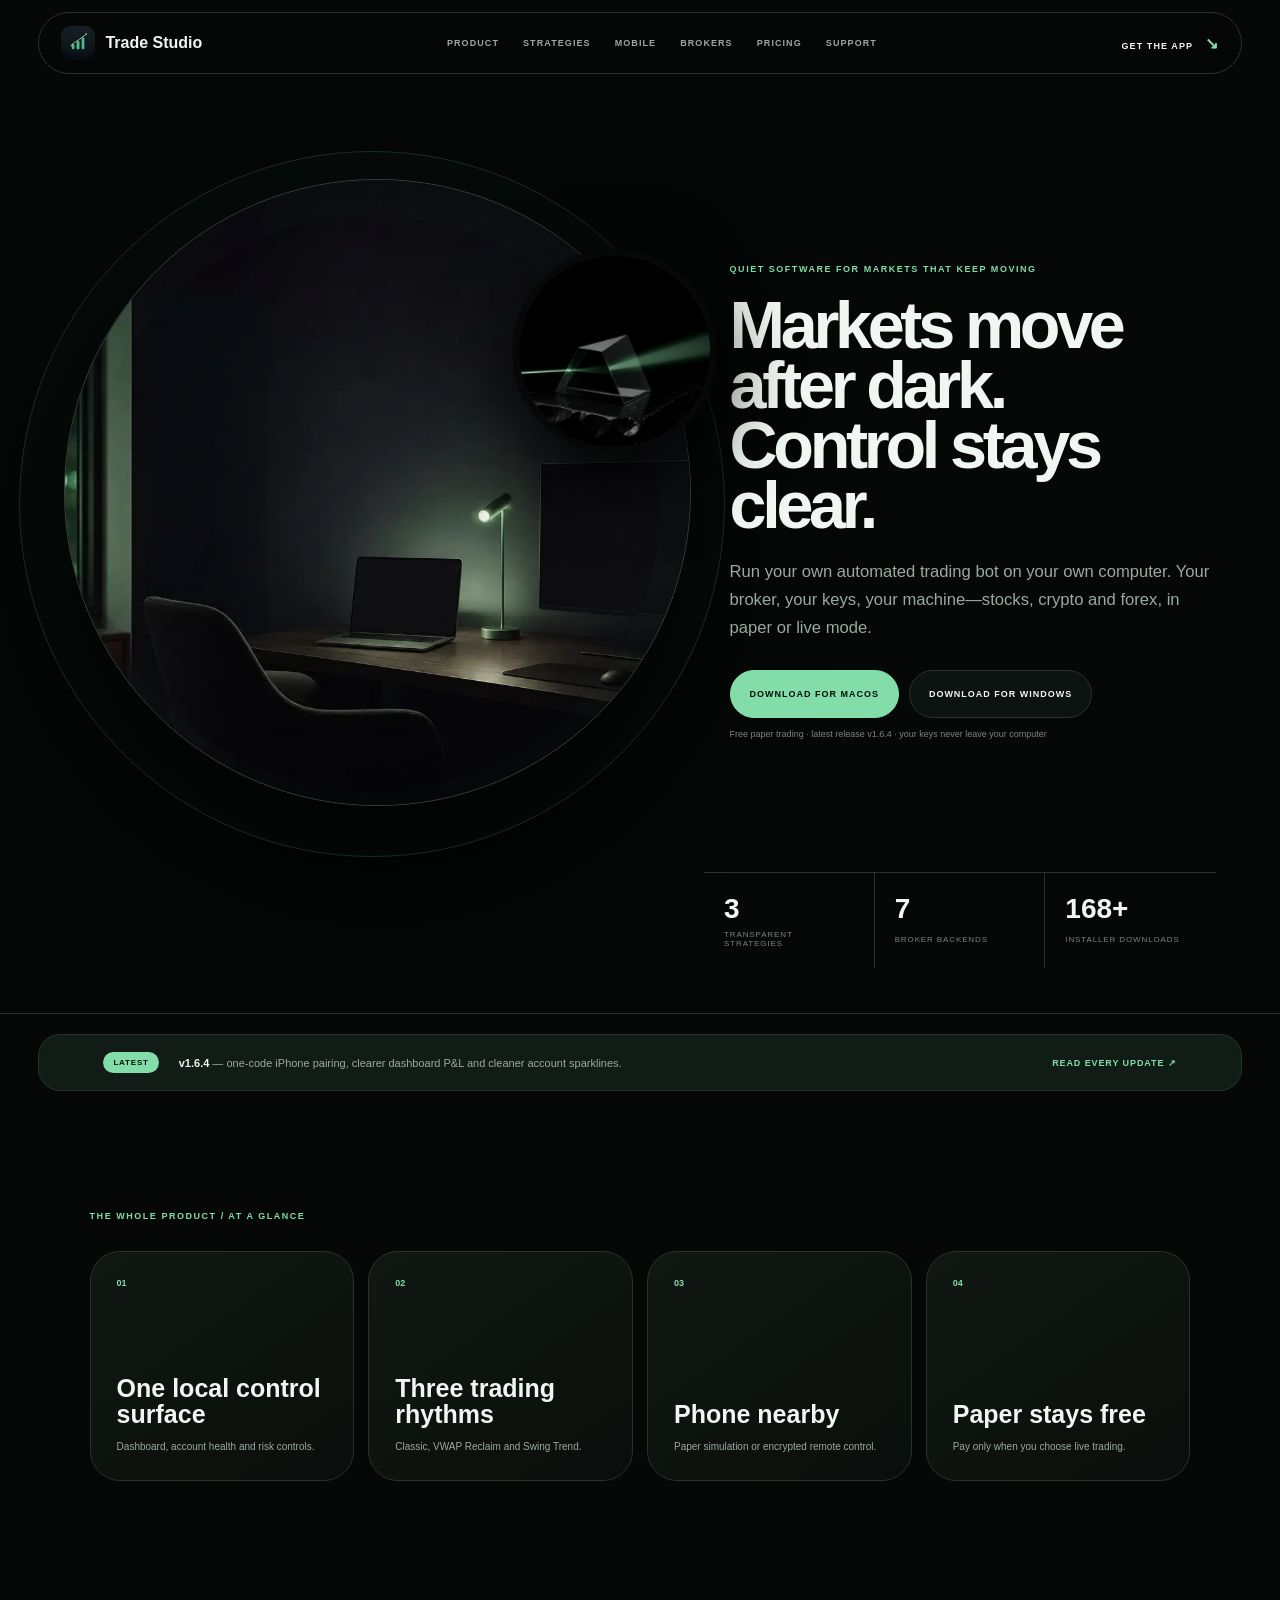
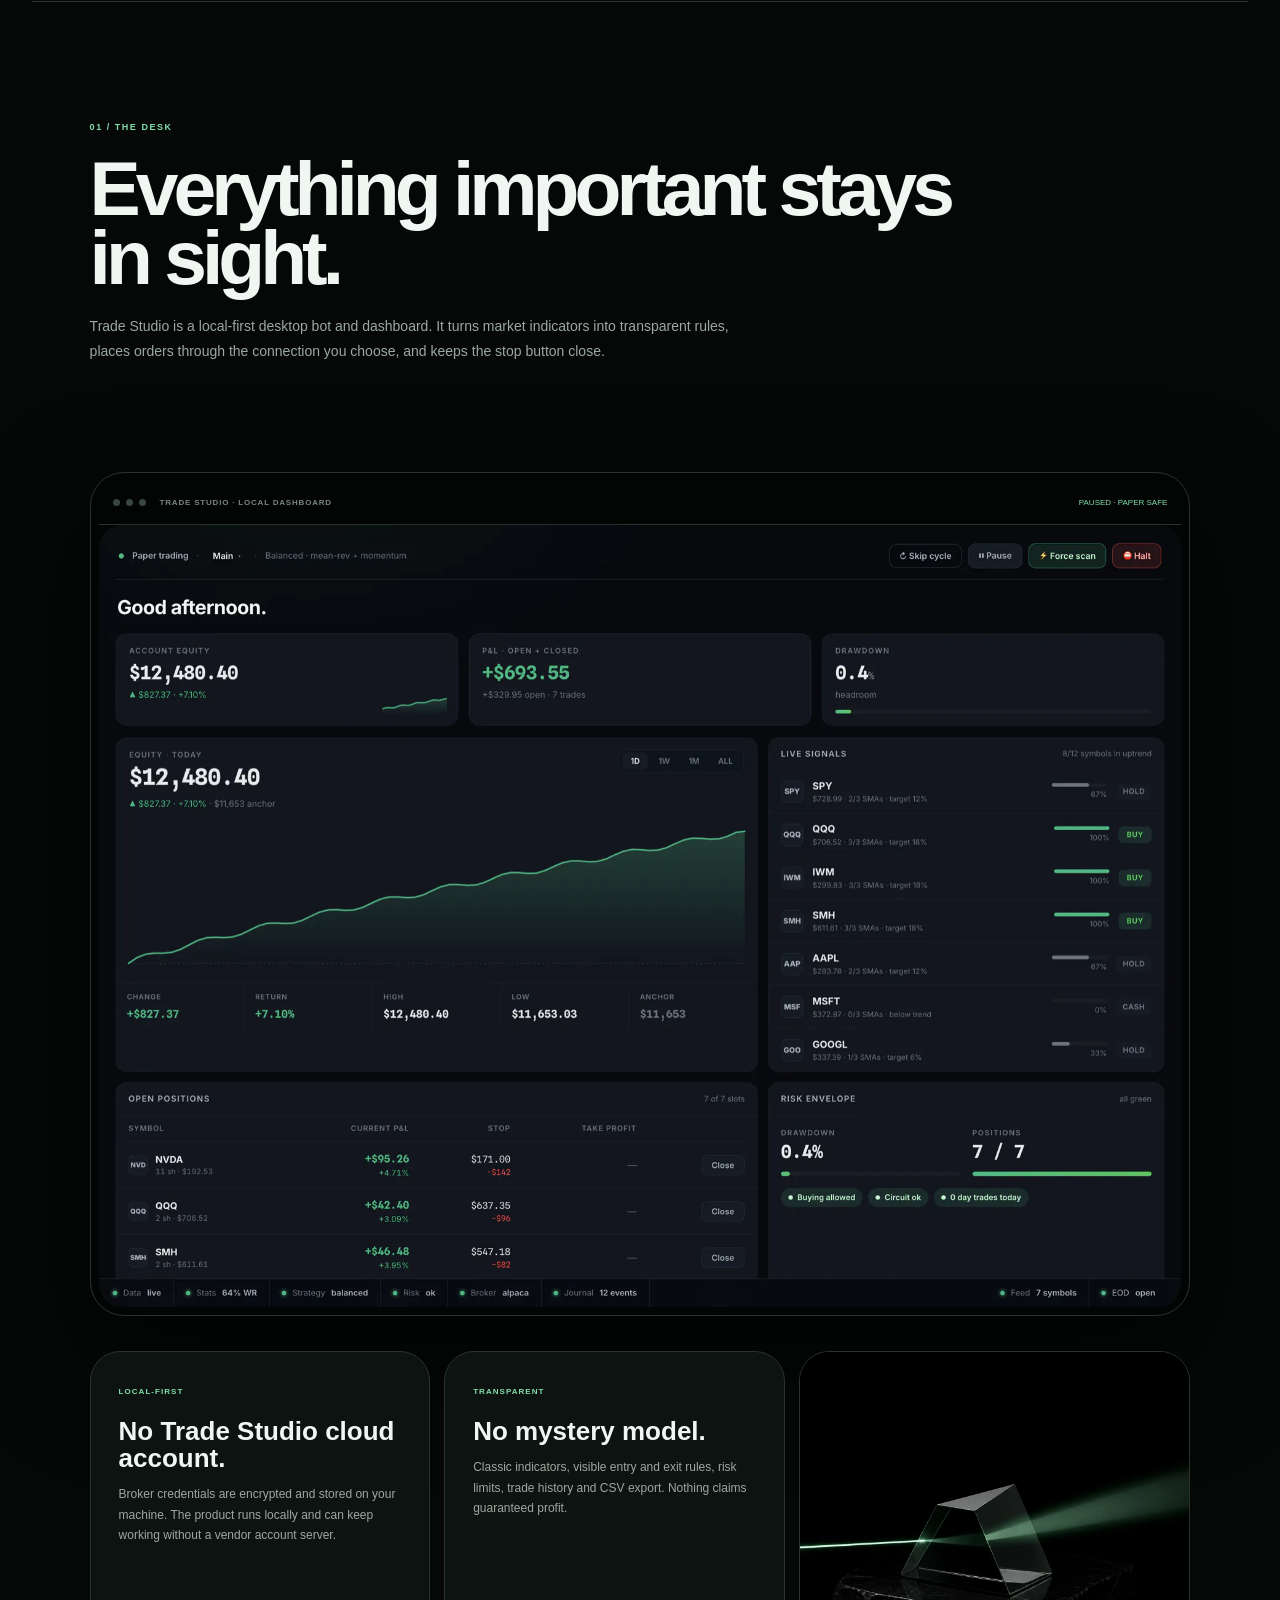
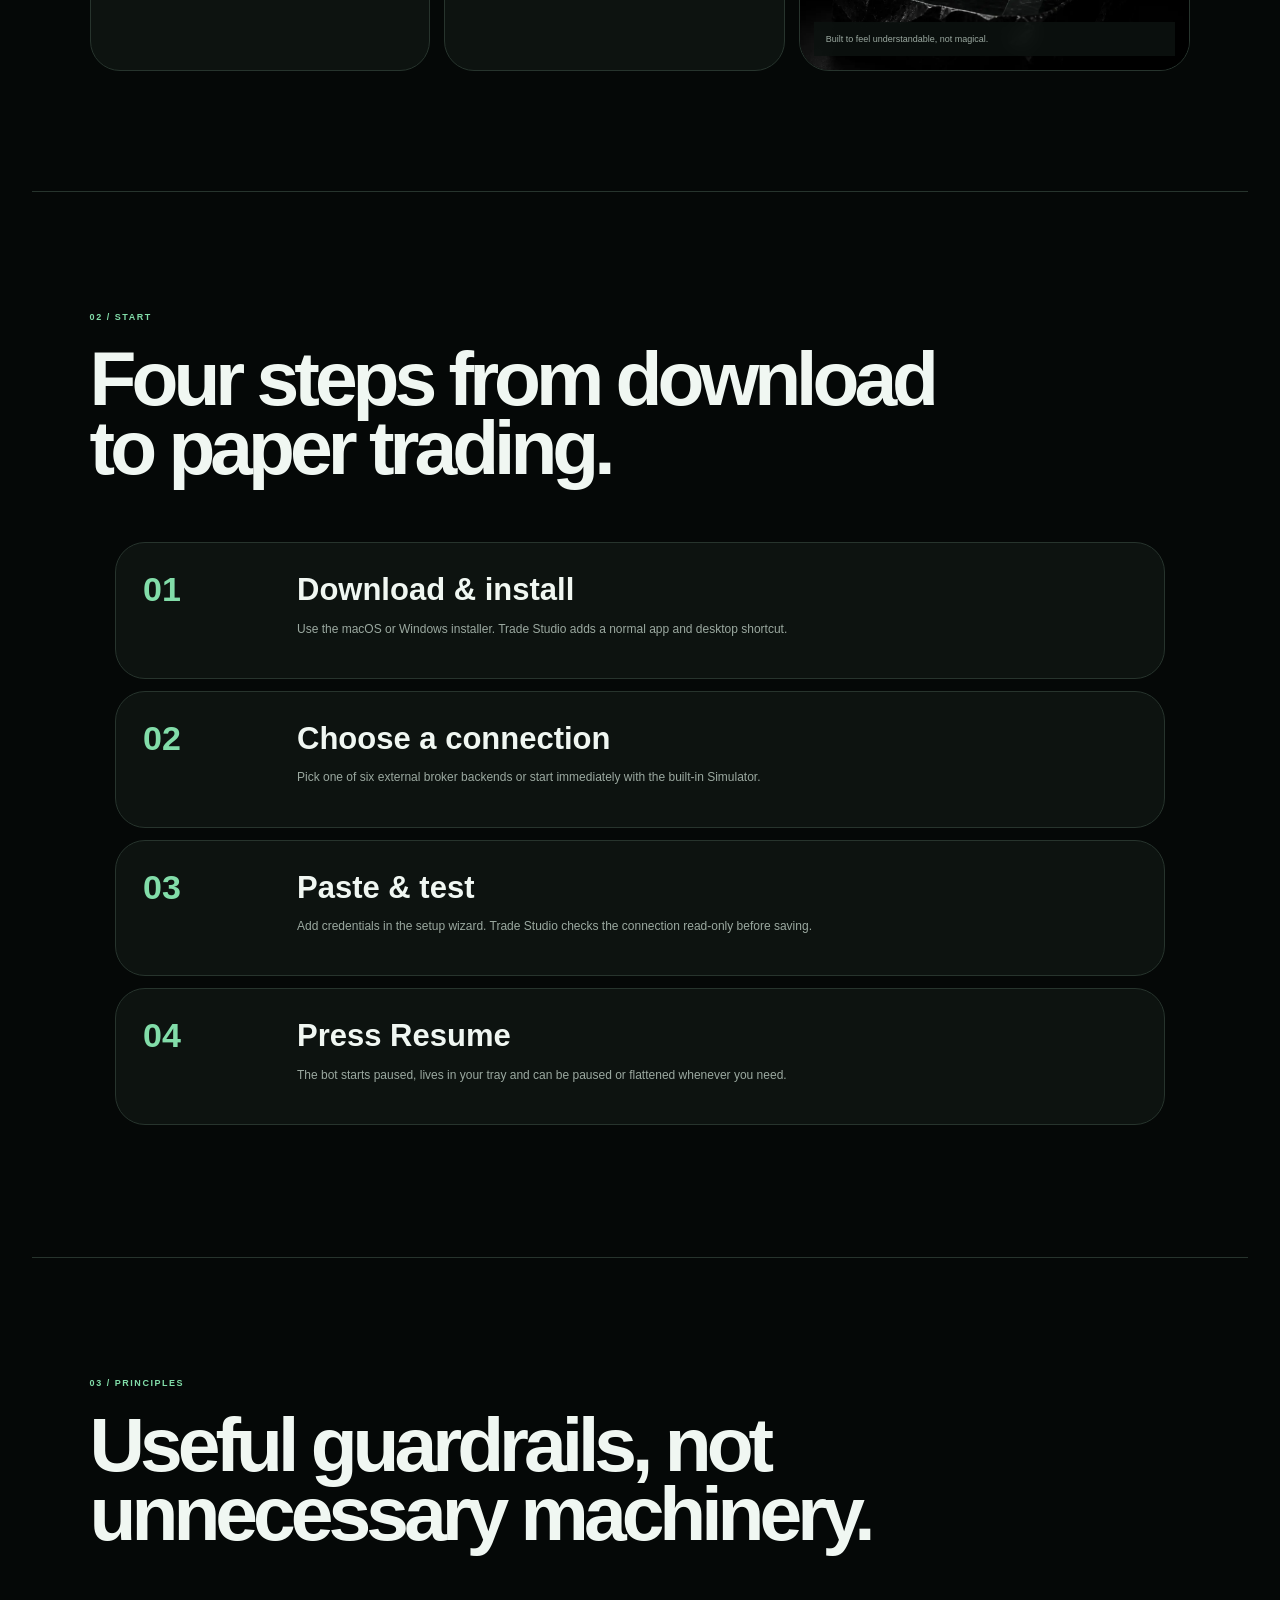
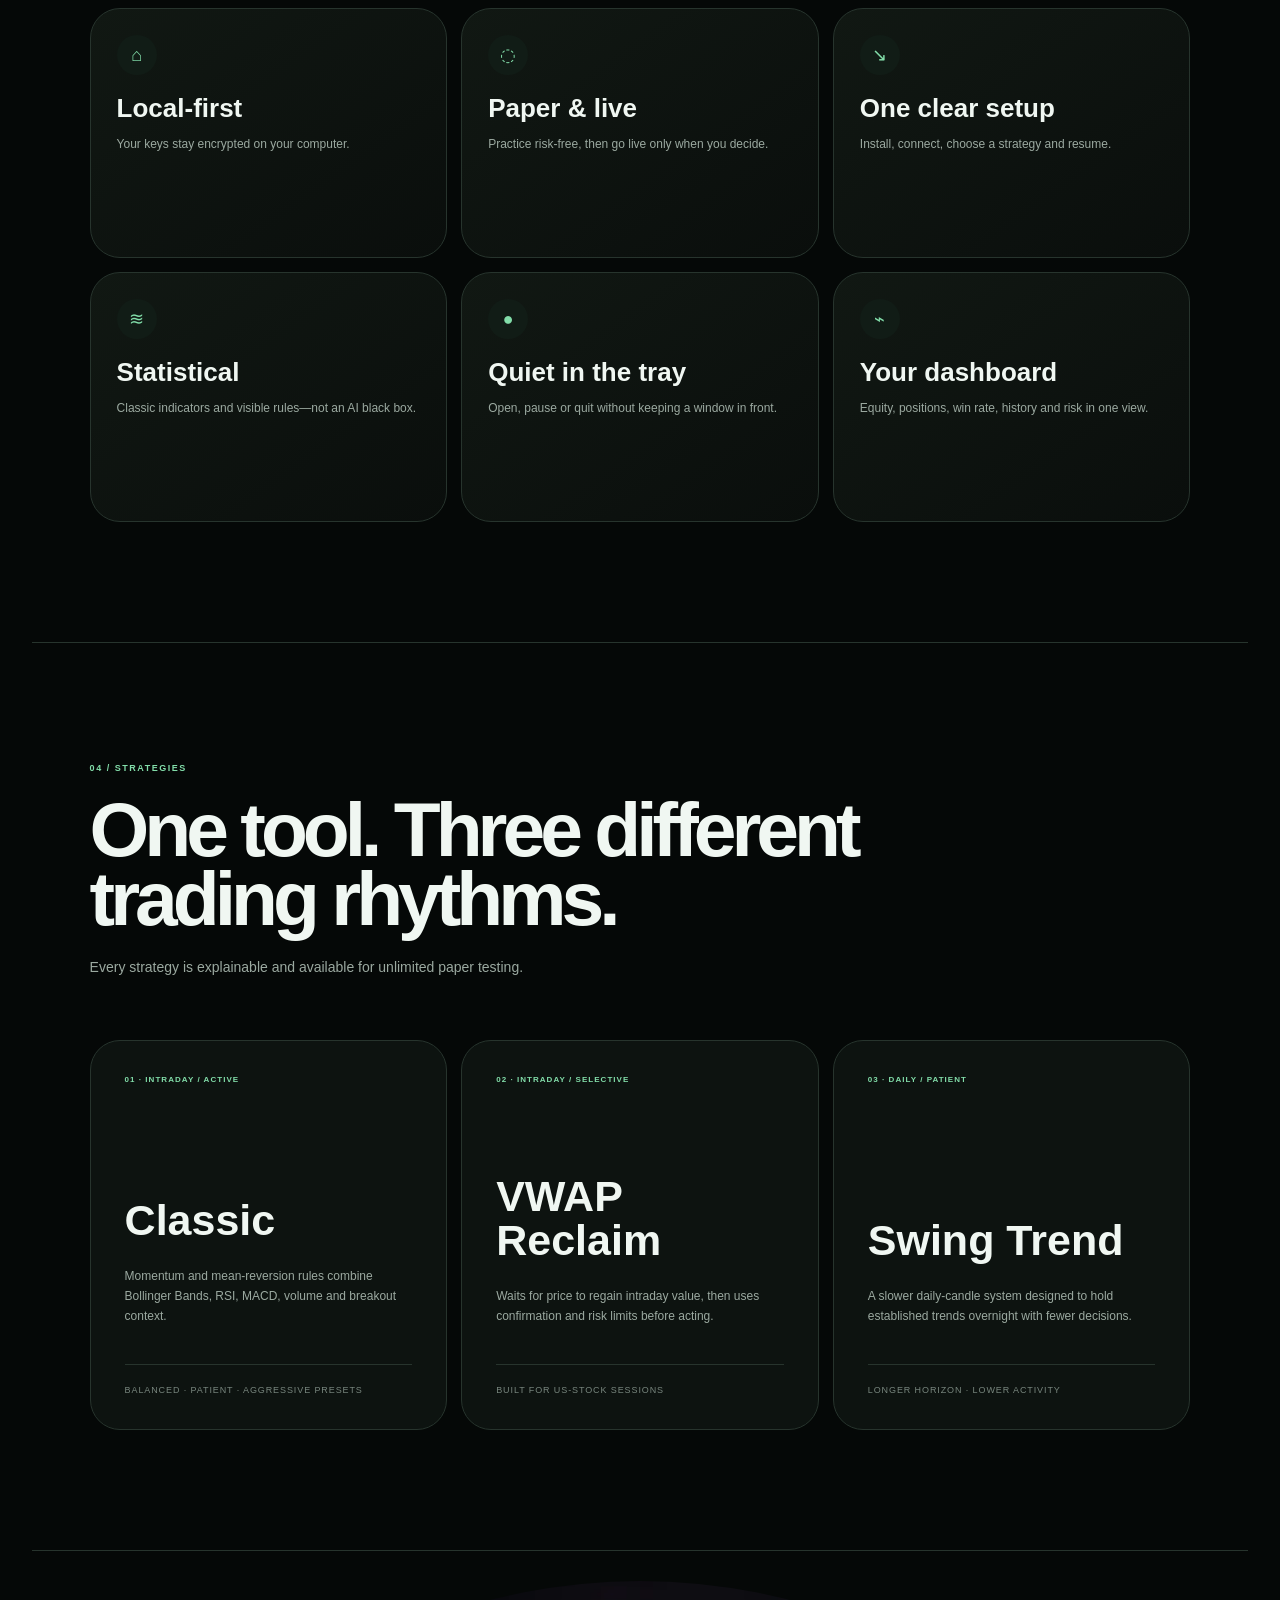
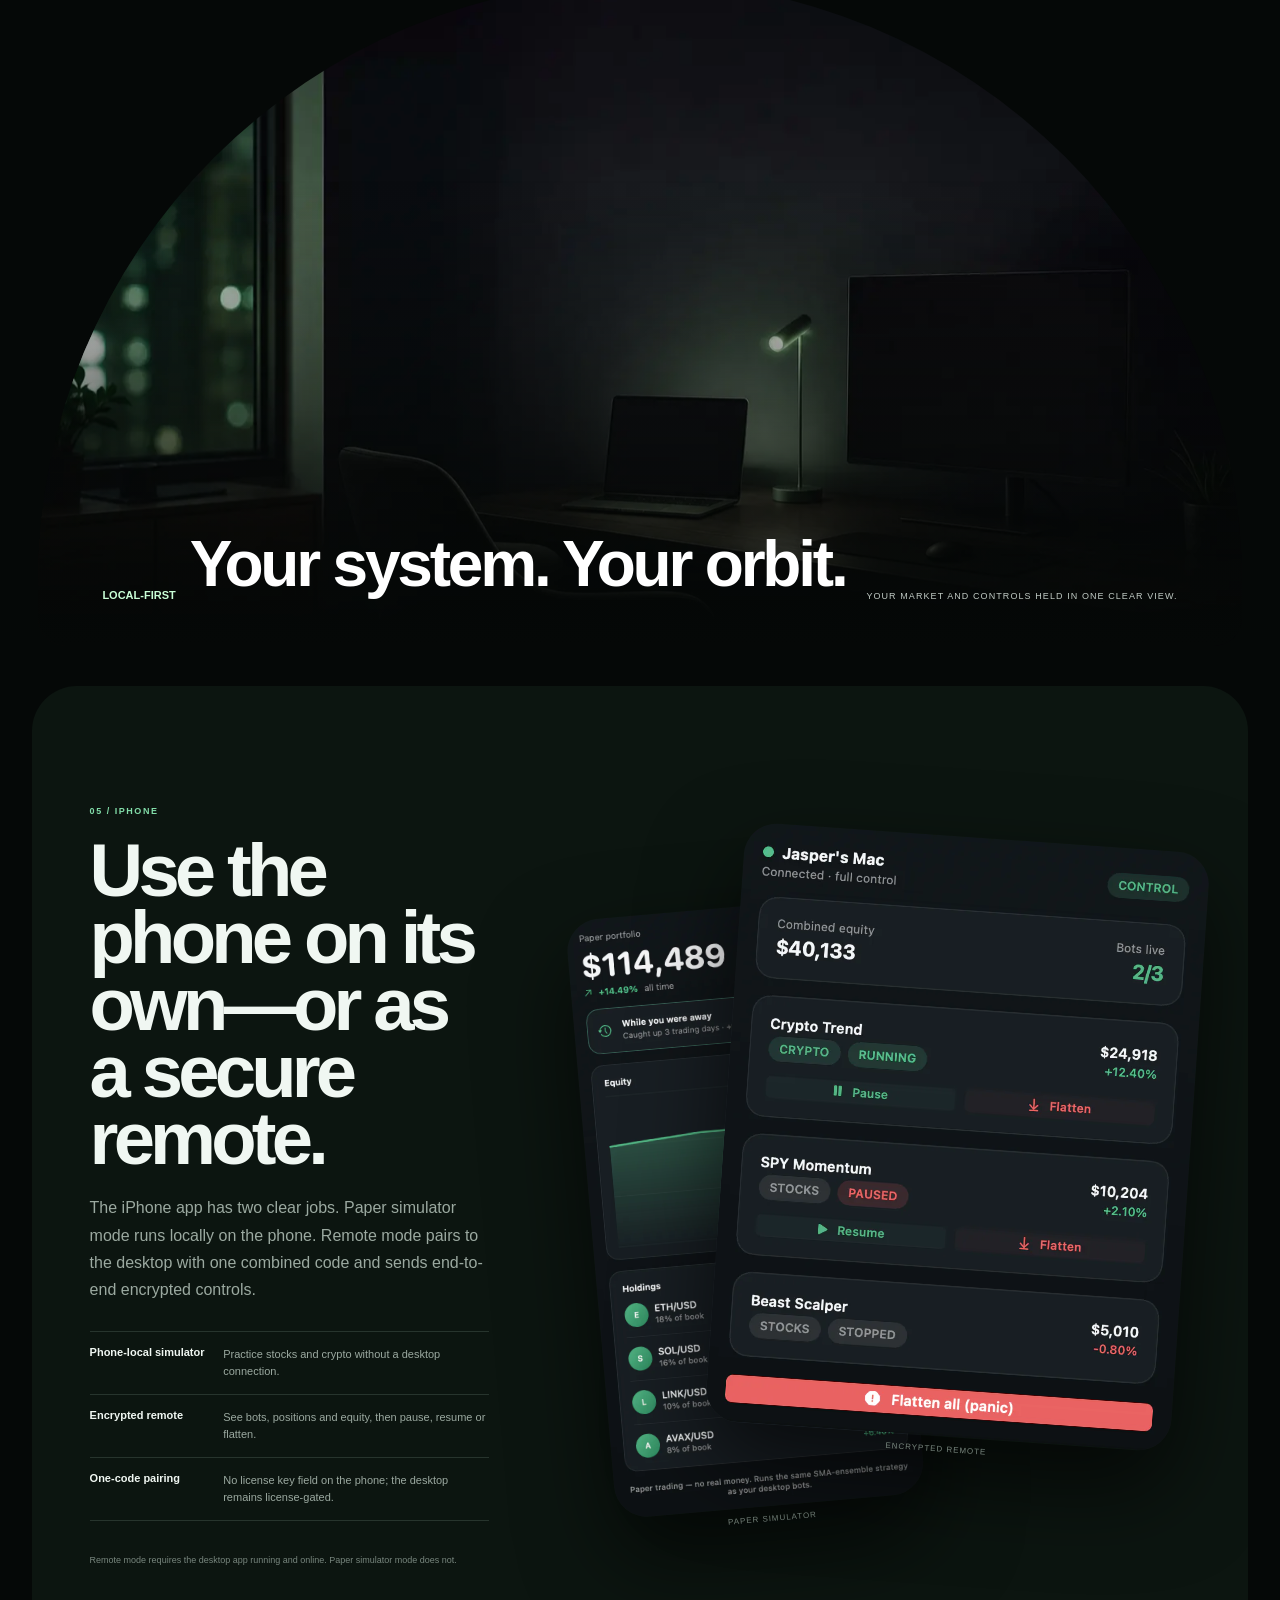
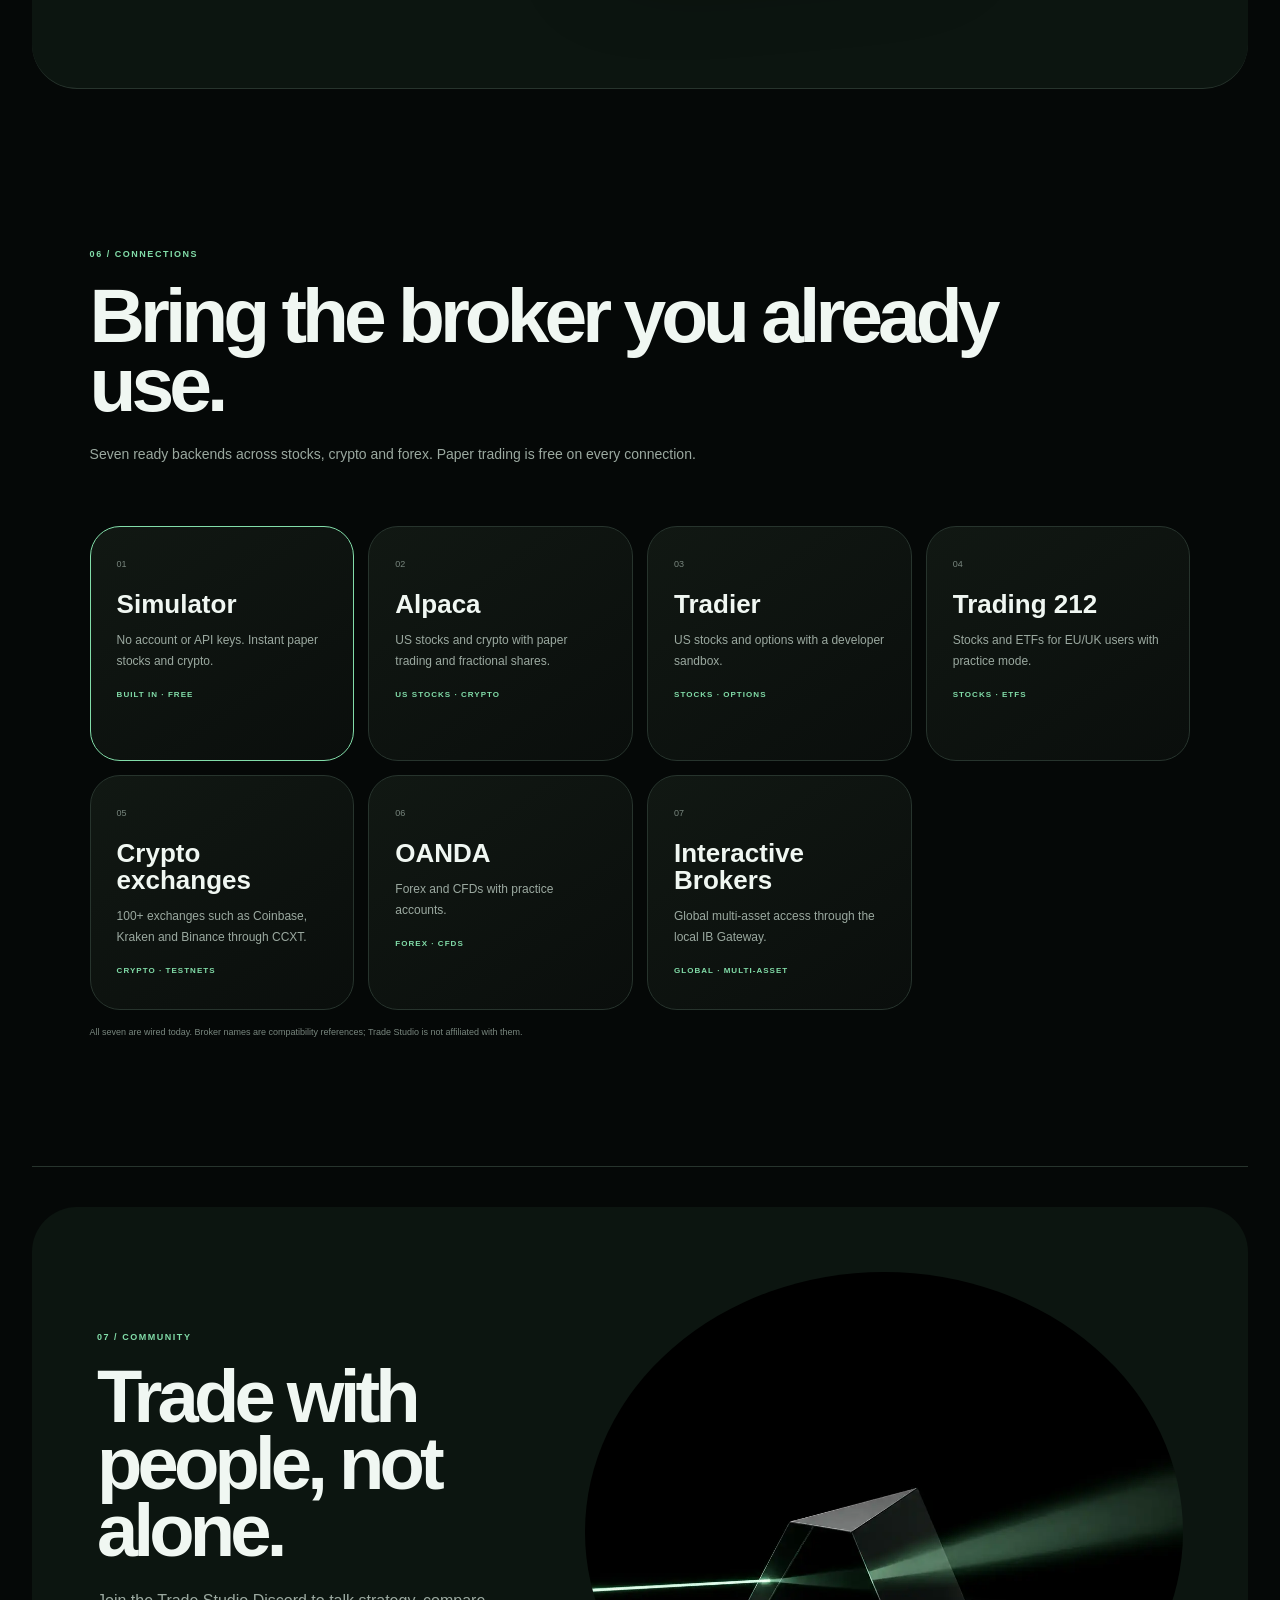
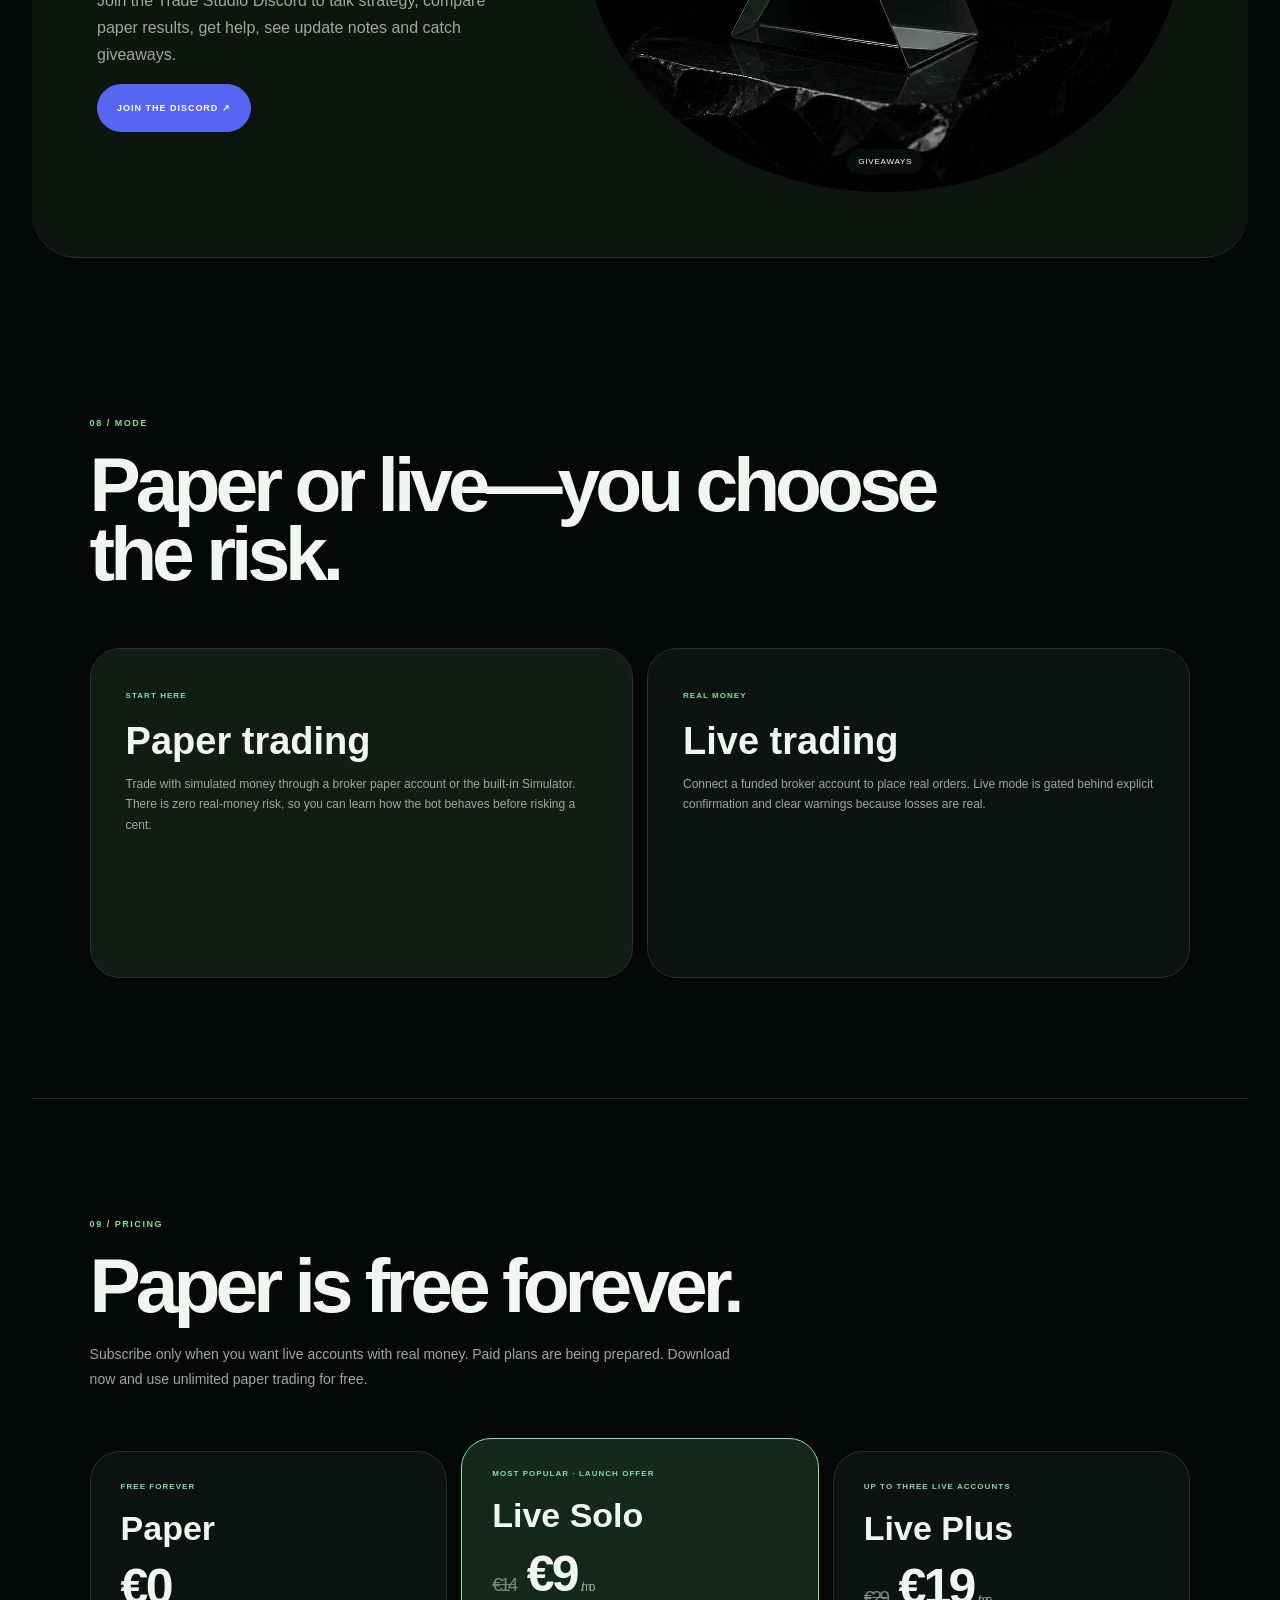
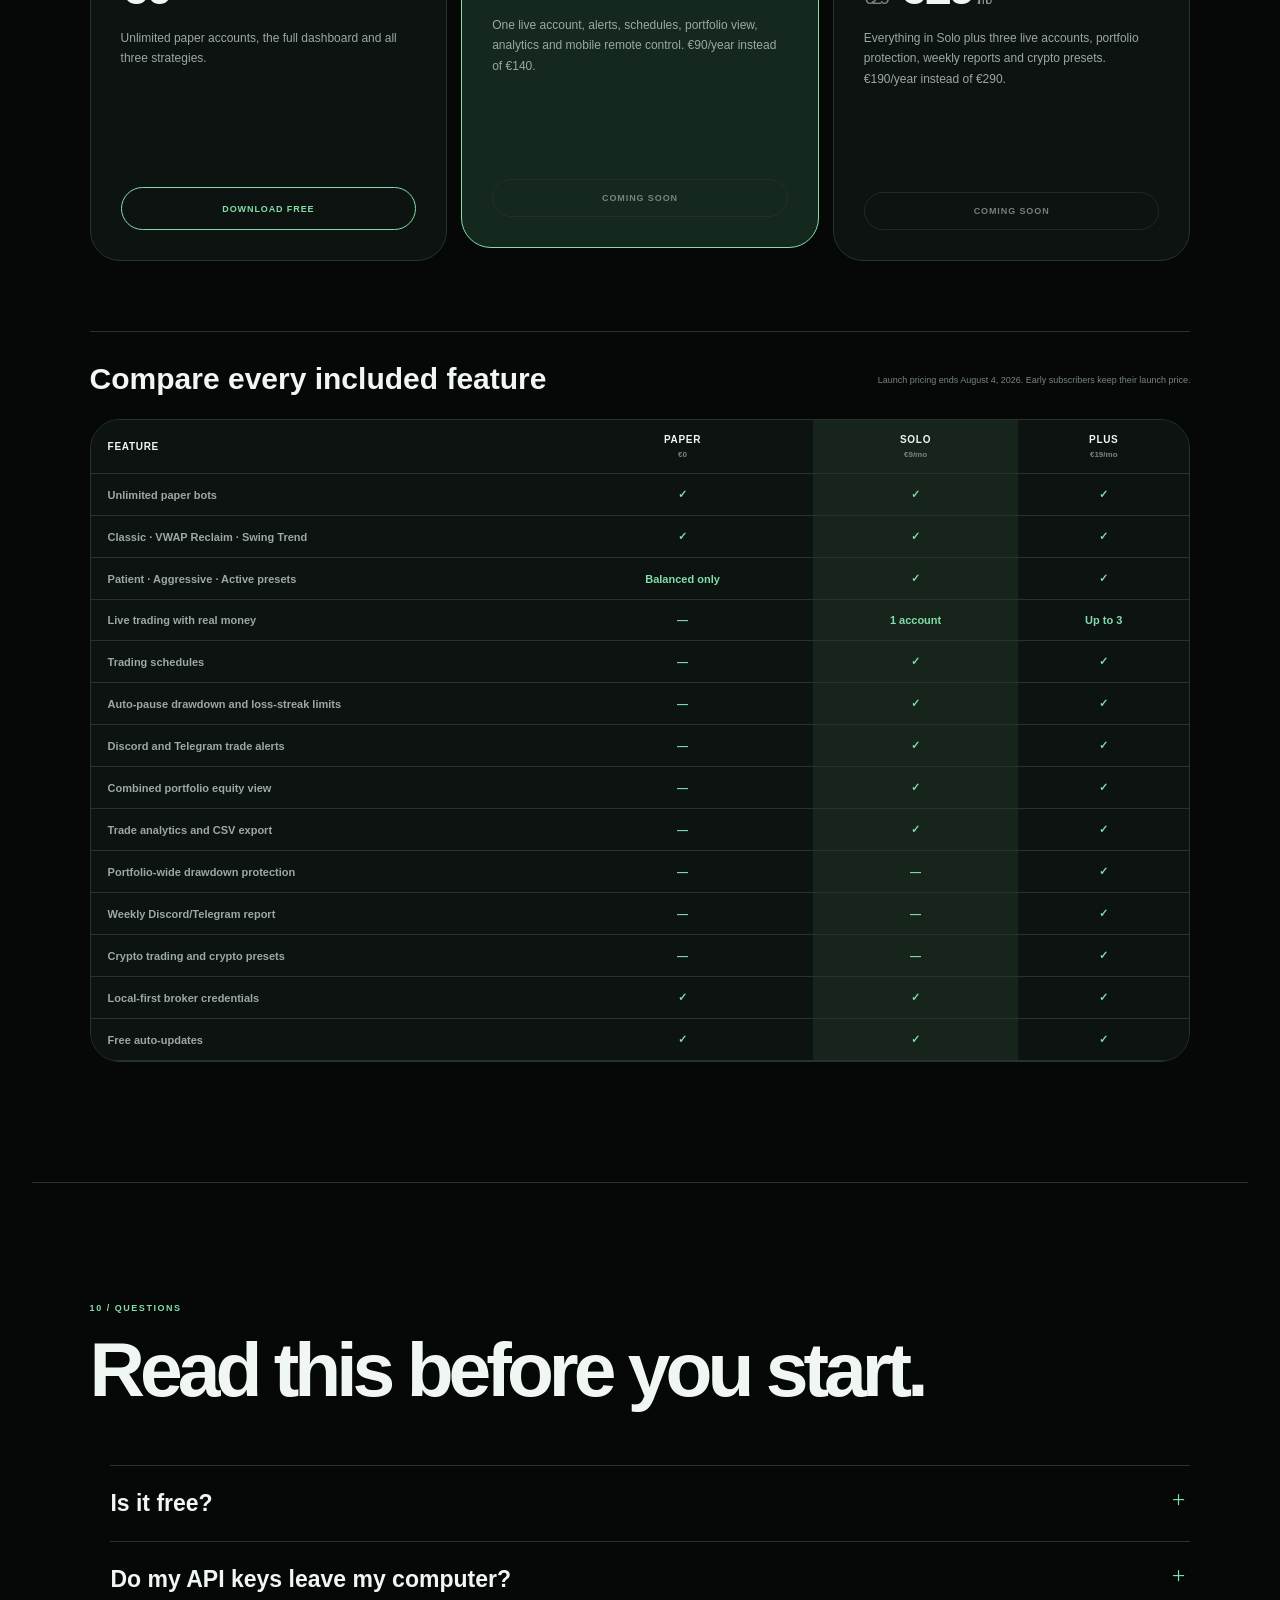
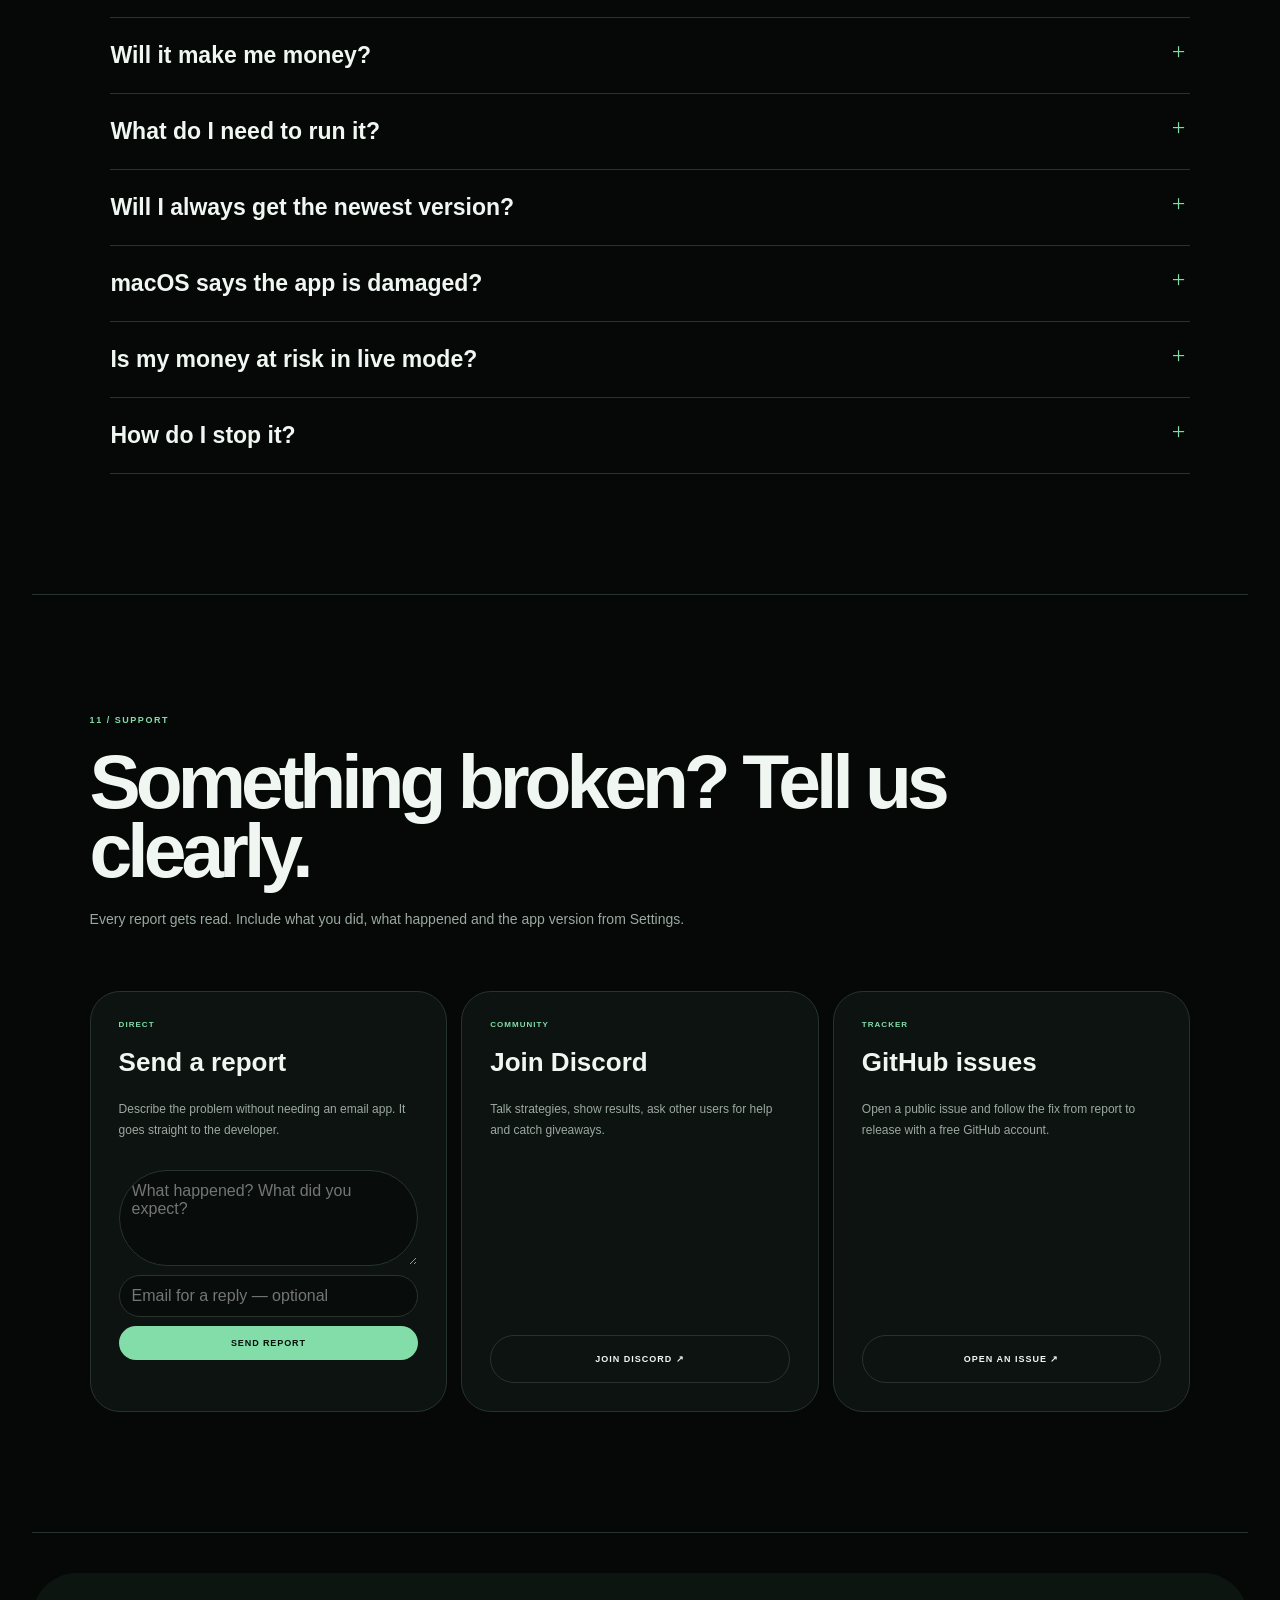
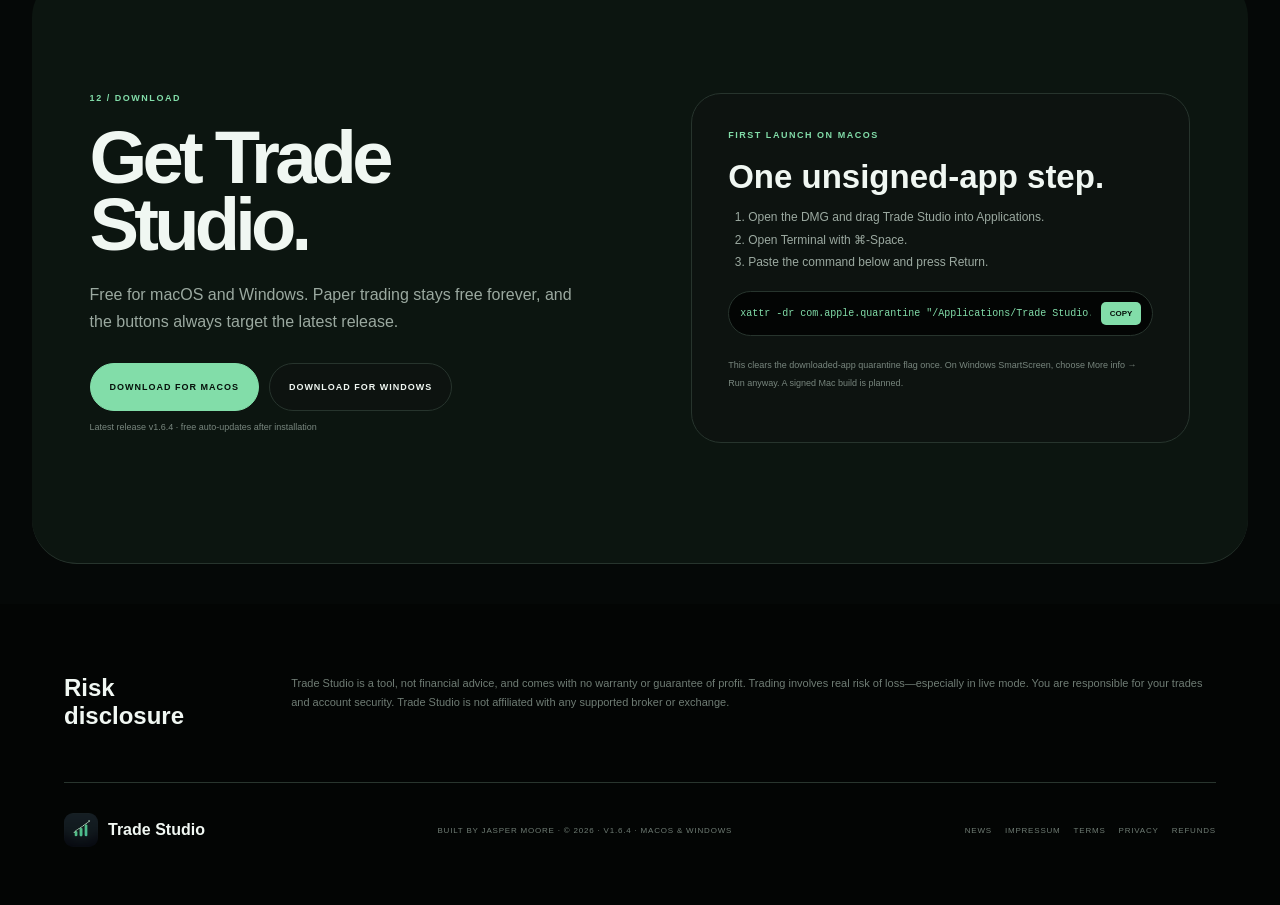
<file: index.html>
<!doctype html>
<html lang="en">
<head>
  <meta charset="utf-8">
  <meta name="viewport" content="width=device-width,initial-scale=1">
  <meta name="theme-color" content="#050807">
  <meta name="description" content="Run your own automated trading bot locally on macOS or Windows. Paper trade for free, connect seven broker backends, and keep your keys on your machine.">
  <meta property="og:title" content="Trade Studio — Local-first automated trading">
  <meta property="og:description" content="Your broker, your keys, your machine. Transparent strategies for stocks, crypto and forex.">
  <meta property="og:type" content="website">
  <meta property="og:url" content="https://tradestudio.digga.ai/">
  <meta property="og:image" content="https://tradestudio.digga.ai/assets/og-logo.png">
  <meta name="twitter:card" content="summary_large_image">
  <link rel="canonical" href="https://tradestudio.digga.ai/">
  <link rel="icon" href="assets/favicon.ico">
  <link rel="preload" href="assets/night-orbit-hero.webp" as="image" type="image/webp" fetchpriority="high">
  <link rel="stylesheet" href="site.css?v=20260720">
  <title>Trade Studio — Local-first automated trading</title>
</head>
<body data-concept="nightorbit" class="nightorbit site-ready">
  <a class="skip-link" href="#main">Skip to content</a>
  <div class="scroll-meter" aria-hidden="true"><span></span></div>

  <div class="site-shell">
    <nav class="site-nav" aria-label="Primary navigation">
      <a class="site-brand" href="#top"><img src="assets/icon.png" width="34" height="34" alt=""><b>Trade Studio</b></a>
      <div class="nav-links">
        <a href="#product">Product</a><a href="#strategies">Strategies</a><a href="#mobile">Mobile</a><a href="#brokers">Brokers</a><a href="#pricing">Pricing</a><a href="#support">Support</a>
      </div>
      <a class="nav-get" href="#download">Get the app <span>↘</span></a>
    </nav>

    <main id="main">
      <section class="hero" id="top" data-section="top">
        <div class="hero-art art-main"><picture><source srcset="assets/night-orbit-hero.webp" type="image/webp"><img data-art="hero" src="assets/night-orbit-hero.jpg" width="1535" height="1024" fetchpriority="high" decoding="async" alt="Dark glass forms and soft mint light orbiting a quiet trading desk"></picture></div>
        <div class="hero-art art-detail"><picture><source srcset="assets/night-orbit-detail.webp" type="image/webp"><img data-art="detail" src="assets/night-orbit-detail.jpg" width="1536" height="1024" loading="lazy" decoding="async" alt="Dark architectural glass with precise mint highlights"></picture></div>
        <div class="hero-copy">
          <p class="overline" data-copy="overline">QUIET SOFTWARE FOR MARKETS THAT KEEP MOVING</p>
          <h1 data-copy="headline">Markets move after dark. Control stays clear.</h1>
          <p class="hero-lede">Run your own automated trading bot on your own computer. Your broker, your keys, your machine—stocks, crypto and forex, in paper or live mode.</p>
          <div class="hero-actions"><a class="button primary" href="https://github.com/moorejasper060-oss/trade-studio/releases/latest/download/TradeStudio.dmg">Download for macOS</a><a class="button secondary" href="https://github.com/moorejasper060-oss/trade-studio/releases/latest/download/TradeStudio-Setup.exe">Download for Windows</a></div>
          <p class="fine">Free paper trading · latest release <span class="js-ver">v1.6.4</span> · your keys never leave your computer</p>
        </div>
        <div class="hero-stats">
          <div><b>3</b><span>transparent strategies</span></div><div><b>7</b><span>broker backends</span></div><div><b class="js-users" data-count="168">168+</b><span>installer downloads</span></div>
        </div>
      </section>

      <aside class="release-strip">
        <span>Latest</span><p><b class="js-ver">v1.6.4</b> — one-code iPhone pairing, clearer dashboard P&amp;L and cleaner account sparklines.</p><a href="news.html">Read every update ↗</a>
      </aside>

      <section class="contents section" data-section="contents">
        <p class="section-label">THE WHOLE PRODUCT / AT A GLANCE</p>
        <div class="contents-grid">
          <a href="#product" data-reveal><span>01</span><b>One local control surface</b><small>Dashboard, account health and risk controls.</small></a>
          <a href="#strategies" data-reveal><span>02</span><b>Three trading rhythms</b><small>Classic, VWAP Reclaim and Swing Trend.</small></a>
          <a href="#mobile" data-reveal><span>03</span><b>Phone nearby</b><small>Paper simulation or encrypted remote control.</small></a>
          <a href="#pricing" data-reveal><span>04</span><b>Paper stays free</b><small>Pay only when you choose live trading.</small></a>
        </div>
      </section>

      <section class="product section" id="product" data-section="product">
        <header class="section-heading" data-reveal><p class="section-label">01 / THE DESK</p><h2>Everything important stays in sight.</h2><p>Trade Studio is a local-first desktop bot and dashboard. It turns market indicators into transparent rules, places orders through the connection you choose, and keeps the stop button close.</p></header>
        <figure class="dashboard-frame" data-reveal="scale">
          <figcaption><span></span><span></span><span></span><b>TRADE STUDIO · LOCAL DASHBOARD</b><small>PAUSED · PAPER SAFE</small></figcaption>
          <picture><source srcset="assets/dashboard.webp" type="image/webp"><img src="assets/dashboard.png" width="1760" height="1271" loading="lazy" decoding="async" alt="The real Trade Studio desktop dashboard"></picture>
        </figure>
        <div class="product-notes">
          <article data-reveal><span>LOCAL-FIRST</span><h3>No Trade Studio cloud account.</h3><p>Broker credentials are encrypted and stored on your machine. The product runs locally and can keep working without a vendor account server.</p></article>
          <article data-reveal><span>TRANSPARENT</span><h3>No mystery model.</h3><p>Classic indicators, visible entry and exit rules, risk limits, trade history and CSV export. Nothing claims guaranteed profit.</p></article>
          <figure data-reveal><picture><source srcset="assets/night-orbit-detail.webp" type="image/webp"><img data-art="detail" src="assets/night-orbit-detail.jpg" width="1536" height="1024" loading="lazy" decoding="async" alt="Dark glass detail in the Trade Studio mint palette"></picture><figcaption>Built to feel understandable, not magical.</figcaption></figure>
        </div>
      </section>

      <section class="setup section" id="setup" data-section="setup">
        <header class="section-heading" data-reveal><p class="section-label">02 / START</p><h2>Four steps from download to paper trading.</h2></header>
        <ol class="step-list">
          <li data-reveal><span>01</span><div><h3>Download &amp; install</h3><p>Use the macOS or Windows installer. Trade Studio adds a normal app and desktop shortcut.</p></div></li>
          <li data-reveal><span>02</span><div><h3>Choose a connection</h3><p>Pick one of six external broker backends or start immediately with the built-in Simulator.</p></div></li>
          <li data-reveal><span>03</span><div><h3>Paste &amp; test</h3><p>Add credentials in the setup wizard. Trade Studio checks the connection read-only before saving.</p></div></li>
          <li data-reveal><span>04</span><div><h3>Press Resume</h3><p>The bot starts paused, lives in your tray and can be paused or flattened whenever you need.</p></div></li>
        </ol>
      </section>

      <section class="principles section" id="principles" data-section="principles">
        <header class="section-heading" data-reveal><p class="section-label">03 / PRINCIPLES</p><h2>Useful guardrails, not unnecessary machinery.</h2></header>
        <div class="principle-grid">
          <article data-reveal><i>⌂</i><h3>Local-first</h3><p>Your keys stay encrypted on your computer.</p></article>
          <article data-reveal><i>◌</i><h3>Paper &amp; live</h3><p>Practice risk-free, then go live only when you decide.</p></article>
          <article data-reveal><i>↘</i><h3>One clear setup</h3><p>Install, connect, choose a strategy and resume.</p></article>
          <article data-reveal><i>≋</i><h3>Statistical</h3><p>Classic indicators and visible rules—not an AI black box.</p></article>
          <article data-reveal><i>●</i><h3>Quiet in the tray</h3><p>Open, pause or quit without keeping a window in front.</p></article>
          <article data-reveal><i>⌁</i><h3>Your dashboard</h3><p>Equity, positions, win rate, history and risk in one view.</p></article>
        </div>
      </section>

      <section class="strategies section" id="strategies" data-section="strategies">
        <header class="section-heading" data-reveal><p class="section-label">04 / STRATEGIES</p><h2>One tool. Three different trading rhythms.</h2><p>Every strategy is explainable and available for unlimited paper testing.</p></header>
        <div class="strategy-stack">
          <article data-reveal><span>01 · INTRADAY / ACTIVE</span><h3>Classic</h3><p>Momentum and mean-reversion rules combine Bollinger Bands, RSI, MACD, volume and breakout context.</p><small>Balanced · Patient · Aggressive presets</small></article>
          <article data-reveal><span>02 · INTRADAY / SELECTIVE</span><h3>VWAP Reclaim</h3><p>Waits for price to regain intraday value, then uses confirmation and risk limits before acting.</p><small>Built for US-stock sessions</small></article>
          <article data-reveal><span>03 · DAILY / PATIENT</span><h3>Swing Trend</h3><p>A slower daily-candle system designed to hold established trends overnight with fewer decisions.</p><small>Longer horizon · lower activity</small></article>
        </div>
      </section>

      <section class="visual-chapter" aria-label="Brand image"><picture><source srcset="assets/night-orbit-hero.webp" type="image/webp"><img data-art="hero" src="assets/night-orbit-hero.jpg" width="1535" height="1024" loading="lazy" decoding="async" alt="Cinematic dark glass forms in the Trade Studio mint palette"></picture><p><span>LOCAL-FIRST</span><b>Your system. Your orbit.</b><small>Your market and controls held in one clear view.</small></p></section>

      <section class="mobile section" id="mobile" data-section="mobile">
        <div class="mobile-copy" data-reveal><p class="section-label">05 / IPHONE</p><h2>Use the phone on its own—or as a secure remote.</h2><p>The iPhone app has two clear jobs. Paper simulator mode runs locally on the phone. Remote mode pairs to the desktop with one combined code and sends end-to-end encrypted controls.</p><div class="mobile-points"><p><b>Phone-local simulator</b><span>Practice stocks and crypto without a desktop connection.</span></p><p><b>Encrypted remote</b><span>See bots, positions and equity, then pause, resume or flatten.</span></p><p><b>One-code pairing</b><span>No license key field on the phone; the desktop remains license-gated.</span></p></div><small>Remote mode requires the desktop app running and online. Paper simulator mode does not.</small></div>
        <div class="phone-gallery" data-reveal="scale"><figure><picture><source srcset="assets/mobile-sim.webp" type="image/webp"><img src="assets/mobile-sim.png" width="780" height="1510" loading="lazy" decoding="async" alt="Trade Studio mobile paper simulator"></picture><figcaption>Paper simulator</figcaption></figure><figure><picture><source srcset="assets/mobile-remote.webp" type="image/webp"><img src="assets/mobile-remote.png" width="780" height="1004" loading="lazy" decoding="async" alt="Trade Studio encrypted remote bot controls"></picture><figcaption>Encrypted remote</figcaption></figure></div>
      </section>

      <section class="brokers section" id="brokers" data-section="brokers">
        <header class="section-heading" data-reveal><p class="section-label">06 / CONNECTIONS</p><h2>Bring the broker you already use.</h2><p>Seven ready backends across stocks, crypto and forex. Paper trading is free on every connection.</p></header>
        <div class="broker-list">
          <article data-reveal><span>01</span><h3>Simulator</h3><p>No account or API keys. Instant paper stocks and crypto.</p><small>BUILT IN · FREE</small></article>
          <article data-reveal><span>02</span><h3>Alpaca</h3><p>US stocks and crypto with paper trading and fractional shares.</p><small>US STOCKS · CRYPTO</small></article>
          <article data-reveal><span>03</span><h3>Tradier</h3><p>US stocks and options with a developer sandbox.</p><small>STOCKS · OPTIONS</small></article>
          <article data-reveal><span>04</span><h3>Trading 212</h3><p>Stocks and ETFs for EU/UK users with practice mode.</p><small>STOCKS · ETFS</small></article>
          <article data-reveal><span>05</span><h3>Crypto exchanges</h3><p>100+ exchanges such as Coinbase, Kraken and Binance through CCXT.</p><small>CRYPTO · TESTNETS</small></article>
          <article data-reveal><span>06</span><h3>OANDA</h3><p>Forex and CFDs with practice accounts.</p><small>FOREX · CFDS</small></article>
          <article data-reveal><span>07</span><h3>Interactive Brokers</h3><p>Global multi-asset access through the local IB Gateway.</p><small>GLOBAL · MULTI-ASSET</small></article>
        </div>
        <p class="broker-note">All seven are wired today. Broker names are compatibility references; Trade Studio is not affiliated with them.</p>
      </section>

      <section class="community section" id="community" data-section="community">
        <div data-reveal><p class="section-label">07 / COMMUNITY</p><h2>Trade with people, not alone.</h2><p>Join the Trade Studio Discord to talk strategy, compare paper results, get help, see update notes and catch giveaways.</p><a class="button discord" href="https://discord.gg/vnxaBFRcMN" target="_blank" rel="noopener">Join the Discord ↗</a></div>
        <figure data-reveal><picture><source srcset="assets/night-orbit-detail.webp" type="image/webp"><img data-art="detail" src="assets/night-orbit-detail.jpg" width="1536" height="1024" loading="lazy" decoding="async" alt="Close-up dark glass detail in the Trade Studio mint palette"></picture><figcaption><span><b class="js-users">168+</b> downloads</span><span>Giveaways</span><span>Direct support</span></figcaption></figure>
      </section>

      <section class="modes section" id="modes" data-section="modes">
        <header class="section-heading" data-reveal><p class="section-label">08 / MODE</p><h2>Paper or live—you choose the risk.</h2></header>
        <div class="mode-pair"><article data-reveal><span>START HERE</span><h3>Paper trading</h3><p>Trade with simulated money through a broker paper account or the built-in Simulator. There is zero real-money risk, so you can learn how the bot behaves before risking a cent.</p></article><article data-reveal><span>REAL MONEY</span><h3>Live trading</h3><p>Connect a funded broker account to place real orders. Live mode is gated behind explicit confirmation and clear warnings because losses are real.</p></article></div>
      </section>

      <section class="pricing section" id="pricing" data-section="pricing">
        <header class="section-heading" data-reveal><p class="section-label">09 / PRICING</p><h2>Paper is free forever.</h2><p>Subscribe only when you want live accounts with real money. Paid plans are being prepared. Download now and use unlimited paper trading for free.</p></header>
        <div class="price-list">
          <article data-reveal><span>FREE FOREVER</span><h3>Paper</h3><b>€0</b><p>Unlimited paper accounts, the full dashboard and all three strategies.</p><a class="plan-action" href="#download">Download free</a></article>
          <article class="popular" data-reveal><span>MOST POPULAR · LAUNCH OFFER</span><h3>Live Solo</h3><b><s>€14</s> €9<small>/mo</small></b><p>One live account, alerts, schedules, portfolio view, analytics and mobile remote control. €90/year instead of €140.</p><button disabled>Coming soon</button></article>
          <article data-reveal><span>UP TO THREE LIVE ACCOUNTS</span><h3>Live Plus</h3><b><s>€29</s> €19<small>/mo</small></b><p>Everything in Solo plus three live accounts, portfolio protection, weekly reports and crypto presets. €190/year instead of €290.</p><button disabled>Coming soon</button></article>
        </div>
        <div class="comparison" data-reveal>
          <header><h3>Compare every included feature</h3><p>Launch pricing ends August 4, 2026. Early subscribers keep their launch price.</p></header>
          <div class="table-scroll"><table><thead><tr><th>Feature</th><th>Paper<small>€0</small></th><th>Solo<small>€9/mo</small></th><th>Plus<small>€19/mo</small></th></tr></thead><tbody>
            <tr data-feature-row><th>Unlimited paper bots</th><td>✓</td><td>✓</td><td>✓</td></tr>
            <tr data-feature-row><th>Classic · VWAP Reclaim · Swing Trend</th><td>✓</td><td>✓</td><td>✓</td></tr>
            <tr data-feature-row><th>Patient · Aggressive · Active presets</th><td>Balanced only</td><td>✓</td><td>✓</td></tr>
            <tr data-feature-row><th>Live trading with real money</th><td>—</td><td>1 account</td><td>Up to 3</td></tr>
            <tr data-feature-row><th>Trading schedules</th><td>—</td><td>✓</td><td>✓</td></tr>
            <tr data-feature-row><th>Auto-pause drawdown and loss-streak limits</th><td>—</td><td>✓</td><td>✓</td></tr>
            <tr data-feature-row><th>Discord and Telegram trade alerts</th><td>—</td><td>✓</td><td>✓</td></tr>
            <tr data-feature-row><th>Combined portfolio equity view</th><td>—</td><td>✓</td><td>✓</td></tr>
            <tr data-feature-row><th>Trade analytics and CSV export</th><td>—</td><td>✓</td><td>✓</td></tr>
            <tr data-feature-row><th>Portfolio-wide drawdown protection</th><td>—</td><td>—</td><td>✓</td></tr>
            <tr data-feature-row><th>Weekly Discord/Telegram report</th><td>—</td><td>—</td><td>✓</td></tr>
            <tr data-feature-row><th>Crypto trading and crypto presets</th><td>—</td><td>—</td><td>✓</td></tr>
            <tr data-feature-row><th>Local-first broker credentials</th><td>✓</td><td>✓</td><td>✓</td></tr>
            <tr data-feature-row><th>Free auto-updates</th><td>✓</td><td>✓</td><td>✓</td></tr>
          </tbody></table></div>
        </div>
      </section>

      <section class="faq section" id="faq" data-section="faq">
        <header class="section-heading" data-reveal><p class="section-label">10 / QUESTIONS</p><h2>Read this before you start.</h2></header>
        <div class="faq-list">
          <details data-faq data-reveal><summary>Is it free?</summary><p>Paper trading is free forever: unlimited practice accounts and no card. Live Solo is €9/month and Live Plus €19/month during the launch offer; standard pricing is €14/€29 after August 4, 2026. You may also need a broker account, unless you use the built-in Simulator.</p></details>
          <details data-faq data-reveal><summary>Do my API keys leave my computer?</summary><p>No. Broker credentials are stored only on your own machine. Trade Studio has no account server and does not upload them.</p></details>
          <details data-faq data-reveal><summary>Will it make me money?</summary><p>There are no guarantees. Trade Studio runs rules-based strategies; it is not financial advice or a money machine. Trading carries risk of loss. Start on paper.</p></details>
          <details data-faq data-reveal><summary>What do I need to run it?</summary><p>A Mac or Windows 10/11 PC. Add one of the seven supported connections or use the built-in Simulator. No Python is required.</p></details>
          <details data-faq data-reveal><summary>Will I always get the newest version?</summary><p>Yes. The release links always point to the newest build, and the installed app can update itself.</p></details>
          <details data-faq data-reveal><summary>macOS says the app is damaged?</summary><p>The current Mac build is not notarized yet. Drag Trade Studio into Applications, then run <code>xattr -dr com.apple.quarantine "/Applications/Trade Studio.app"</code> once in Terminal. On Windows SmartScreen, choose More info → Run anyway.</p></details>
          <details data-faq data-reveal><summary>Is my money at risk in live mode?</summary><p>Yes. Live mode places real orders with real funds and can lose money. It is gated behind explicit confirmation. Practice on paper first.</p></details>
          <details data-faq data-reveal><summary>How do I stop it?</summary><p>Pause from the dashboard at any time, flatten open positions if needed, or quit completely from the system-tray icon.</p></details>
        </div>
      </section>

      <section class="support section" id="support" data-section="support">
        <header class="section-heading" data-reveal><p class="section-label">11 / SUPPORT</p><h2>Something broken? Tell us clearly.</h2><p>Every report gets read. Include what you did, what happened and the app version from Settings.</p></header>
        <div class="support-list">
          <article data-reveal><span>DIRECT</span><h3>Send a report</h3><p>Describe the problem without needing an email app. It goes straight to the developer.</p>
            <form id="sup-form">
              <label class="sr-only" for="sup-msg">Problem description</label>
              <textarea id="sup-msg" required minlength="10" rows="4" placeholder="What happened? What did you expect?"></textarea>
              <label class="sr-only" for="sup-contact">Email for a reply, optional</label>
              <input id="sup-contact" type="email" autocomplete="email" placeholder="Email for a reply — optional">
              <input id="sup-hp" class="honeypot" type="text" name="website" tabindex="-1" autocomplete="off" aria-hidden="true">
              <button id="sup-btn" type="submit">Send report</button>
              <small id="sup-status" role="status" aria-live="polite"></small>
            </form>
          </article>
          <article data-reveal><span>COMMUNITY</span><h3>Join Discord</h3><p>Talk strategies, show results, ask other users for help and catch giveaways.</p><a class="button secondary" href="https://discord.gg/vnxaBFRcMN" target="_blank" rel="noopener">Join Discord ↗</a></article>
          <article data-reveal><span>TRACKER</span><h3>GitHub issues</h3><p>Open a public issue and follow the fix from report to release with a free GitHub account.</p><a class="button secondary" href="https://github.com/moorejasper060-oss/trade-studio/issues/new" target="_blank" rel="noopener">Open an issue ↗</a></article>
        </div>
      </section>

      <section class="download section" id="download" data-section="download">
        <div class="download-intro" data-reveal><p class="section-label">12 / DOWNLOAD</p><h2>Get Trade Studio.</h2><p>Free for macOS and Windows. Paper trading stays free forever, and the buttons always target the latest release.</p><div class="hero-actions"><a class="button primary" href="https://github.com/moorejasper060-oss/trade-studio/releases/latest/download/TradeStudio.dmg">Download for macOS</a><a class="button secondary" href="https://github.com/moorejasper060-oss/trade-studio/releases/latest/download/TradeStudio-Setup.exe">Download for Windows</a></div><p class="fine">Latest release <span class="js-ver">v1.6.4</span> · free auto-updates after installation</p></div>
        <div class="install-card" data-reveal><p class="section-label">FIRST LAUNCH ON MACOS</p><h3>One unsigned-app step.</h3><ol><li>Open the DMG and drag Trade Studio into Applications.</li><li>Open Terminal with ⌘-Space.</li><li>Paste the command below and press Return.</li></ol><div class="command"><code>xattr -dr com.apple.quarantine "/Applications/Trade Studio.app"</code><button type="button" data-copy-command>Copy</button></div><small>This clears the downloaded-app quarantine flag once. On Windows SmartScreen, choose More info → Run anyway. A signed Mac build is planned.</small></div>
      </section>
    </main>

    <footer>
      <div class="risk"><b>Risk disclosure</b><p>Trade Studio is a tool, not financial advice, and comes with no warranty or guarantee of profit. Trading involves real risk of loss—especially in live mode. You are responsible for your trades and account security. Trade Studio is not affiliated with any supported broker or exchange.</p></div>
      <div class="footer-row"><a class="site-brand" href="#top"><img src="assets/icon.png" width="34" height="34" alt=""><b>Trade Studio</b></a><span>Built by Jasper Moore · © 2026 · <span class="js-ver">v1.6.4</span> · macOS &amp; Windows</span><nav aria-label="Legal"><a href="news.html">News</a><a href="impressum.html">Impressum</a><a href="terms.html">Terms</a><a href="privacy.html">Privacy</a><a href="refund.html">Refunds</a></nav></div>
    </footer>
  </div>

  <div id="mac-modal" class="mac-modal" role="dialog" aria-modal="true" aria-labelledby="mac-modal-title" hidden>
    <div class="mac-modal-box">
      <button class="mac-modal-close" type="button" aria-label="Close macOS setup instructions">×</button>
      <p class="section-label">FIRST LAUNCH ON MACOS</p>
      <h2 id="mac-modal-title">One quick step after download.</h2>
      <p>The current Mac build is not notarized yet, so macOS may say it cannot be opened or is damaged. Drag Trade Studio into Applications, open Terminal, and run this once:</p>
      <div class="command"><code>xattr -dr com.apple.quarantine "/Applications/Trade Studio.app"</code><button type="button" data-copy-command>Copy</button></div>
      <p class="mac-modal-note">Then open Trade Studio normally. This only clears the quarantine flag attached to the download.</p>
      <button class="button primary mac-modal-ok" type="button">Got it</button>
    </div>
  </div>
  <script src="site.js?v=20260720" defer></script>
</body>
</html>
</file>
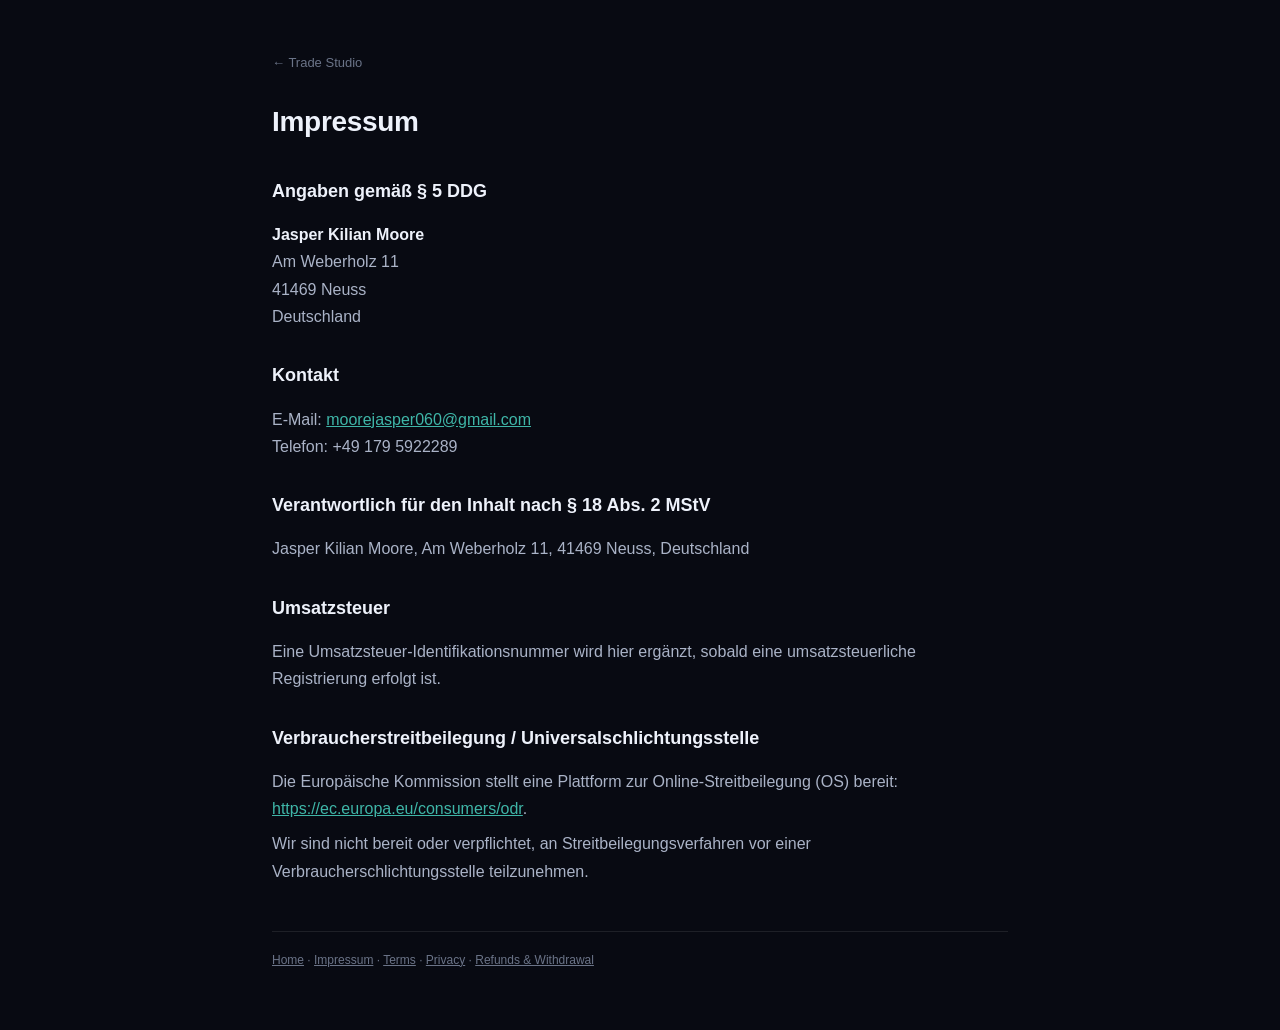
<file: impressum.html>
<!DOCTYPE html>
<html lang="de">
<head>
<meta charset="utf-8">
<meta name="viewport" content="width=device-width, initial-scale=1">
<link rel="icon" type="image/png" href="assets/icon.png">
<title>Impressum — Trade Studio</title>
<style>
  :root{--bg:#080a12;--tx:#eef2fb;--mut:#aab3c7;--faint:#6b7488;--purple:#3fb6a8;--teal:#55b685;--bd:rgba(255,255,255,0.09)}
  *{box-sizing:border-box}
  body{margin:0;background:var(--bg);color:var(--tx);font:16px/1.7 -apple-system,Segoe UI,Roboto,Helvetica,Arial,sans-serif;-webkit-font-smoothing:antialiased}
  .wrap{max-width:780px;margin:0 auto;padding:48px 22px 60px}
  a{color:var(--purple)}
  h1{font-size:28px;font-weight:700;letter-spacing:-0.3px;margin:0}
  h2{font-size:18px;font-weight:600;margin-top:30px;color:var(--tx)}
  p{color:var(--mut);margin:8px 0}
  strong,b{color:var(--tx)}
  .back{display:inline-block;margin-bottom:24px;color:var(--faint);font-size:13px;text-decoration:none}
  .back:hover{color:var(--tx)}
  footer{border-top:0.5px solid var(--bd);margin-top:46px;padding-top:18px;font-size:12px;color:var(--faint)}
  footer a{color:var(--faint)}
</style>
</head>
<body>
<div class="wrap">
  <a class="back" href="index.html">← Trade Studio</a>
  <h1>Impressum</h1>

  <h2>Angaben gemäß § 5 DDG</h2>
  <p><strong>Jasper Kilian Moore</strong><br>
     Am Weberholz 11<br>
     41469 Neuss<br>
     Deutschland</p>

  <h2>Kontakt</h2>
  <p>E-Mail: <a href="mailto:moorejasper060@gmail.com">moorejasper060@gmail.com</a><br>
     Telefon: +49 179 5922289</p>

  <h2>Verantwortlich für den Inhalt nach § 18 Abs. 2 MStV</h2>
  <p>Jasper Kilian Moore, Am Weberholz 11, 41469 Neuss, Deutschland</p>

  <h2>Umsatzsteuer</h2>
  <p>Eine Umsatzsteuer-Identifikationsnummer wird hier ergänzt, sobald eine
     umsatzsteuerliche Registrierung erfolgt ist.</p>

  <h2>Verbraucherstreitbeilegung / Universalschlichtungsstelle</h2>
  <p>Die Europäische Kommission stellt eine Plattform zur Online-Streitbeilegung (OS)
     bereit: <a href="https://ec.europa.eu/consumers/odr" target="_blank" rel="noopener">https://ec.europa.eu/consumers/odr</a>.</p>
  <p>Wir sind nicht bereit oder verpflichtet, an Streitbeilegungsverfahren vor einer
     Verbraucherschlichtungsstelle teilzunehmen.</p>

  <footer>
    <a href="index.html">Home</a> · <a href="impressum.html">Impressum</a> ·
    <a href="terms.html">Terms</a> · <a href="privacy.html">Privacy</a> ·
    <a href="refund.html">Refunds &amp; Withdrawal</a>
  </footer>
</div>
</body>
</html>
</file>
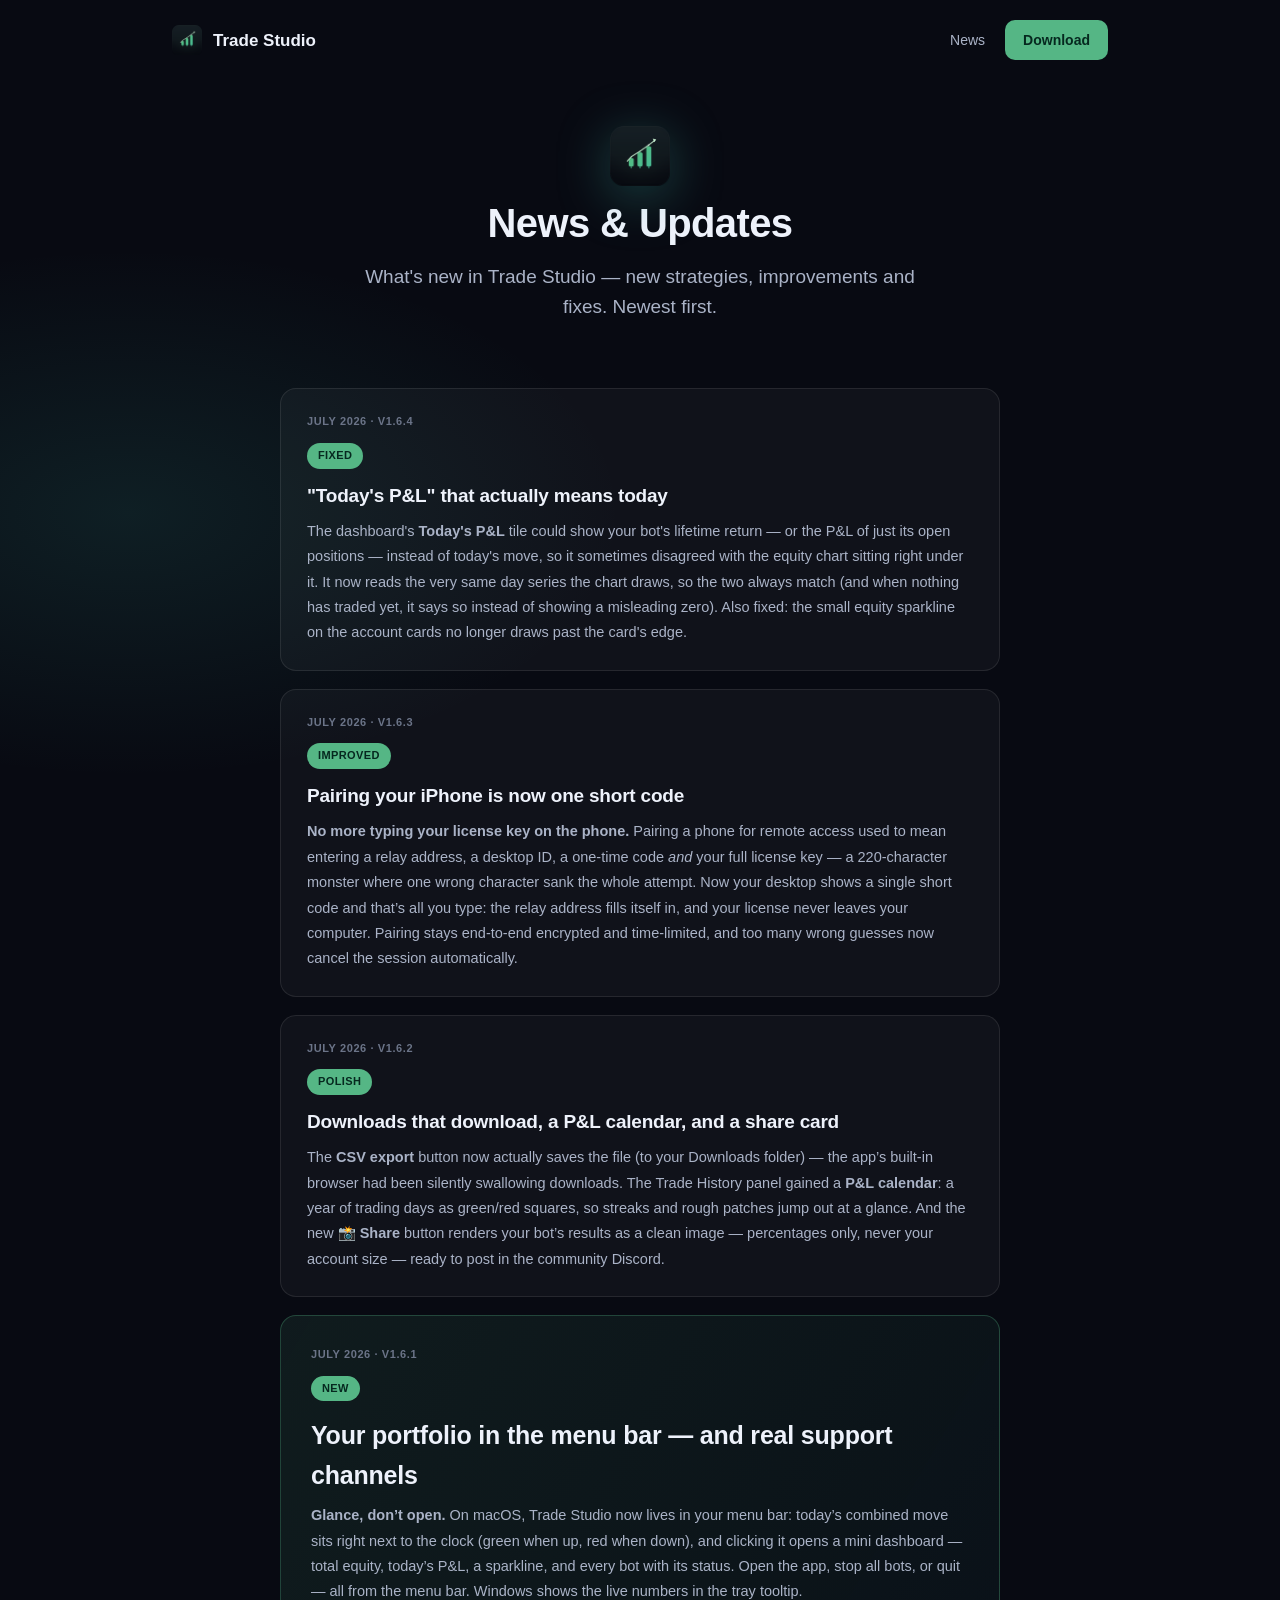
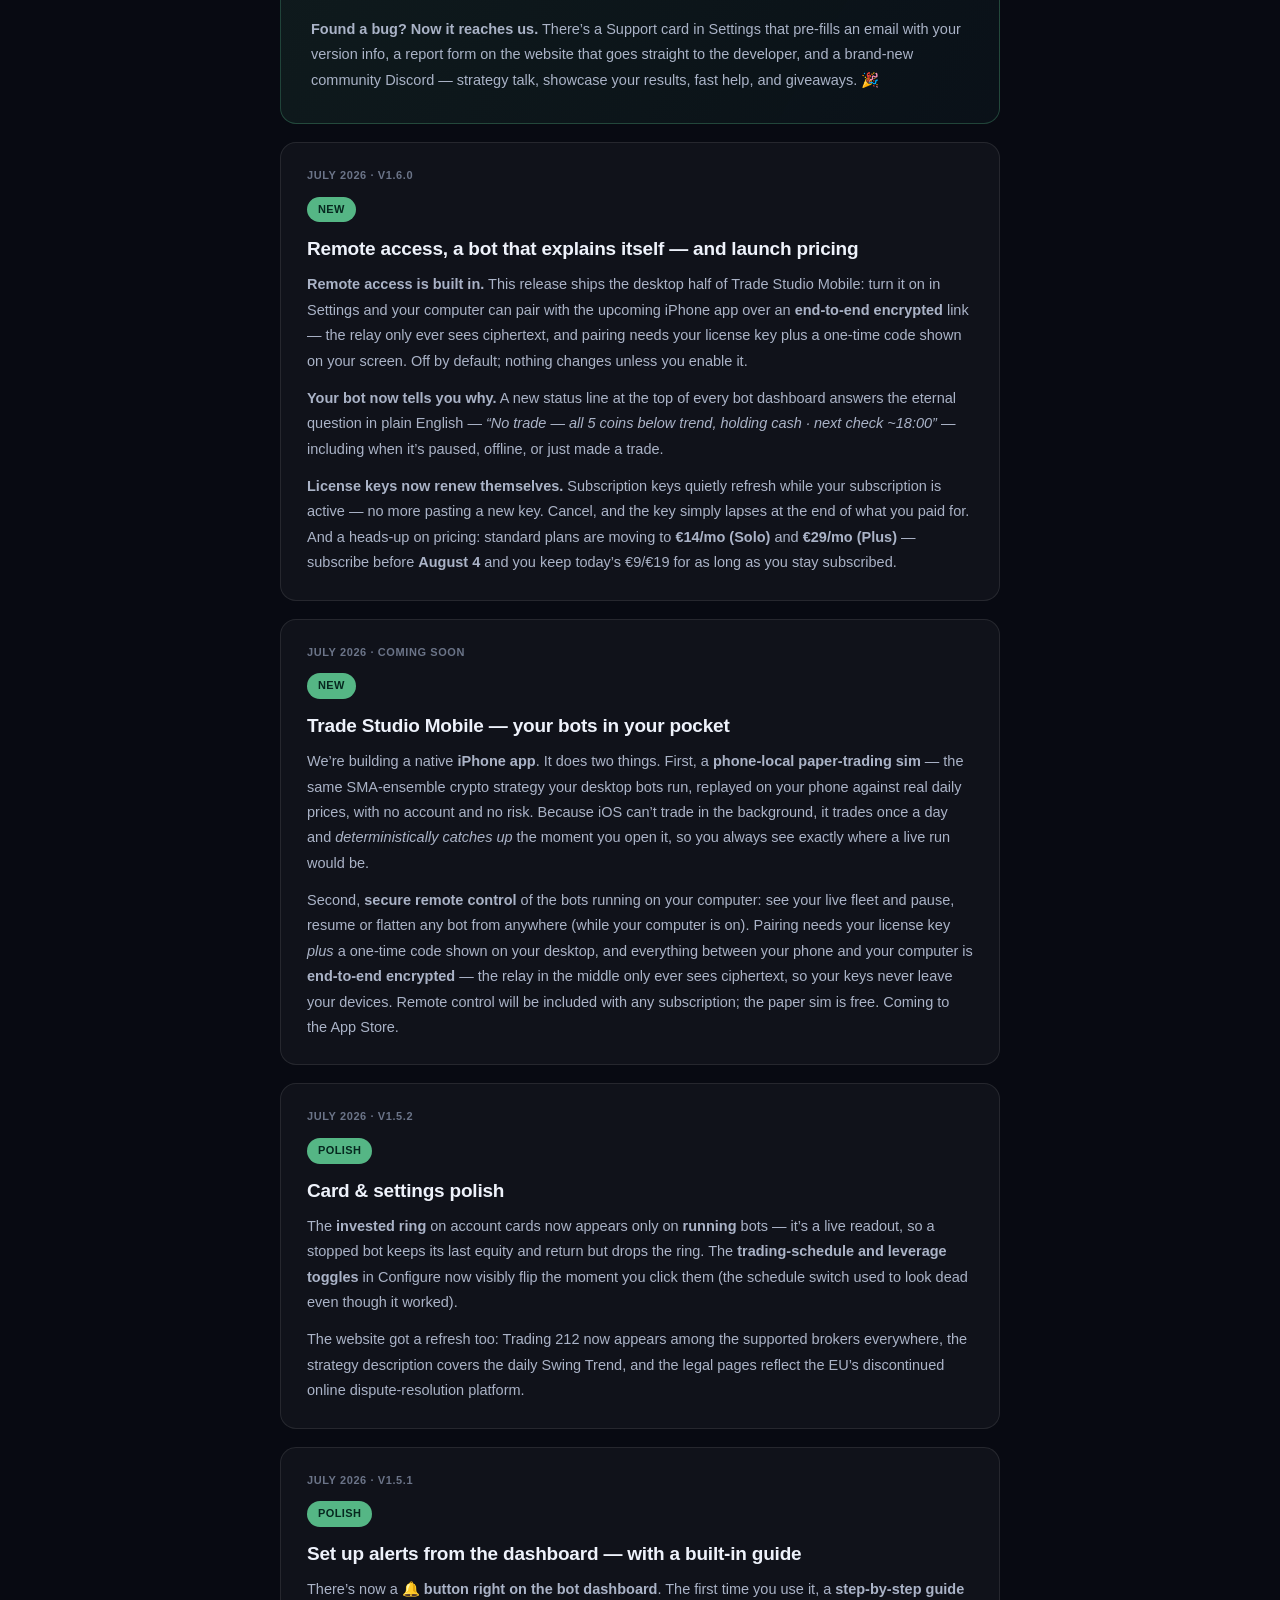
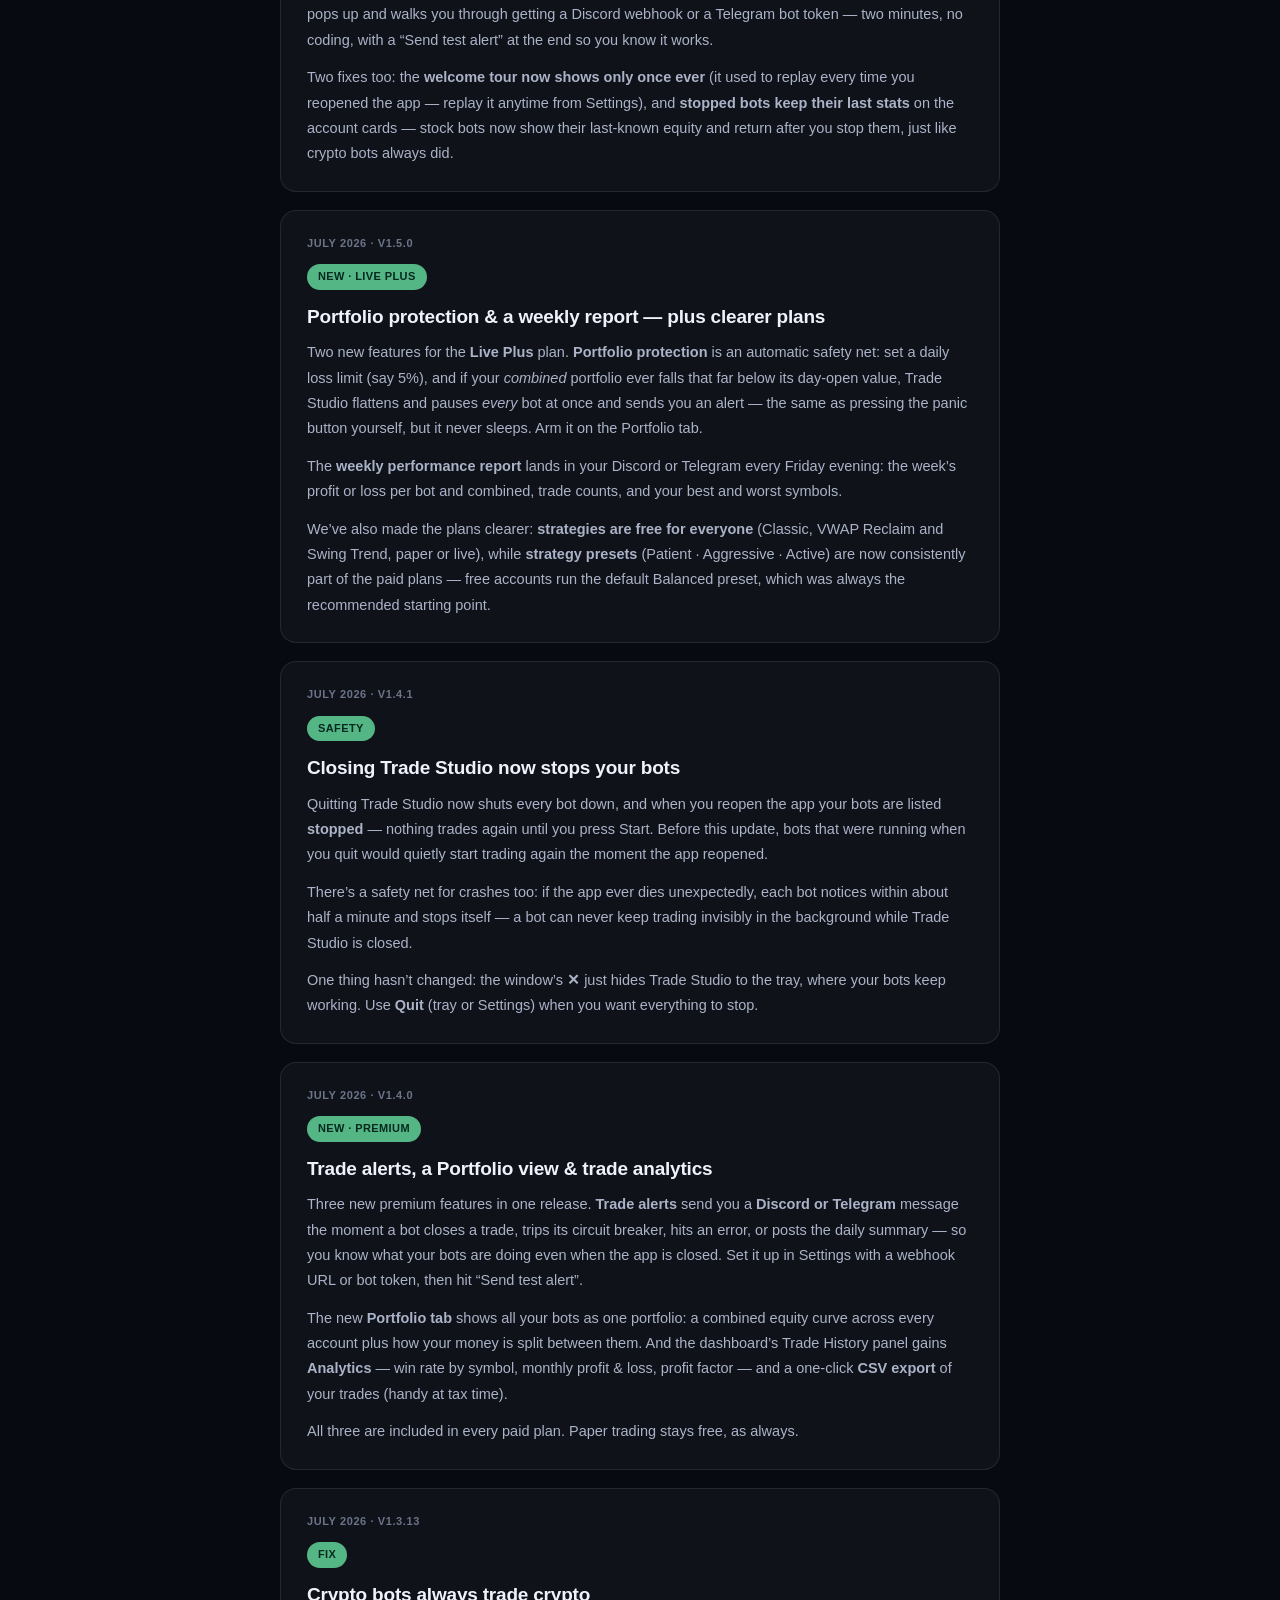
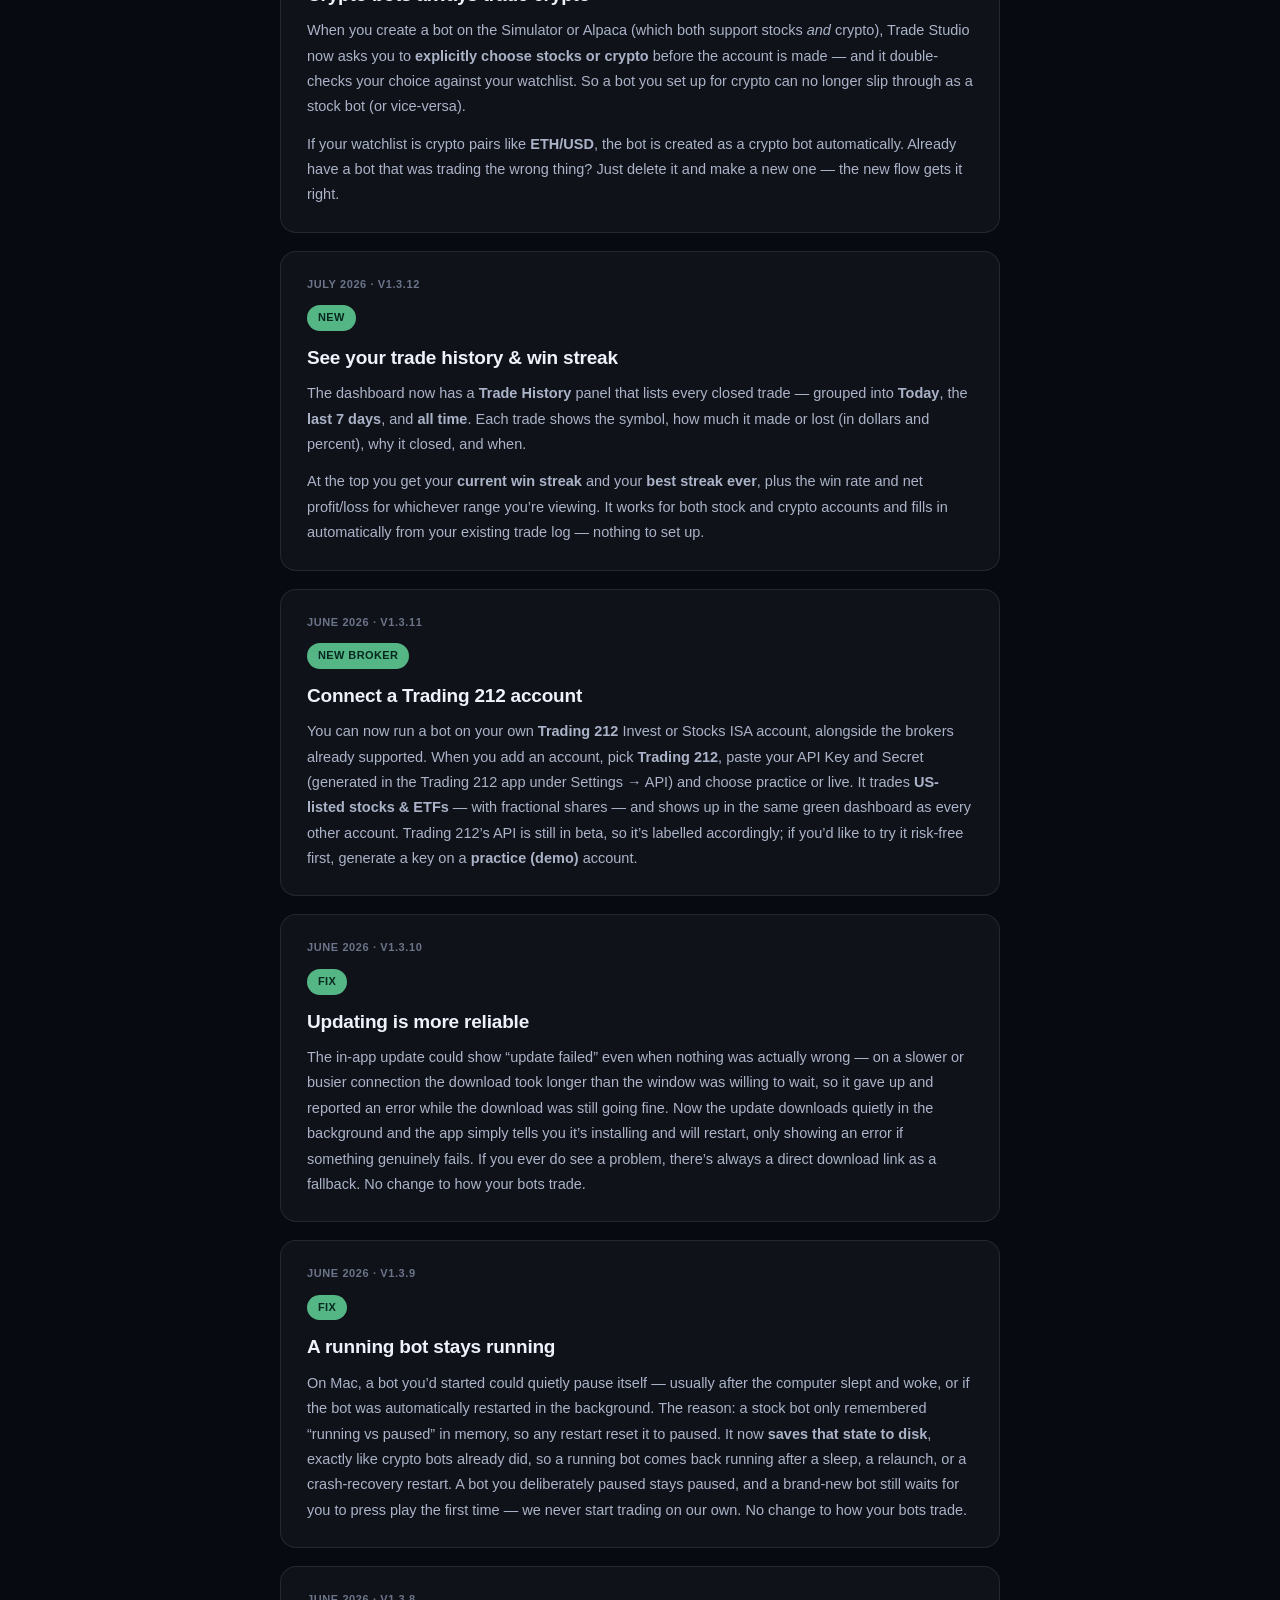
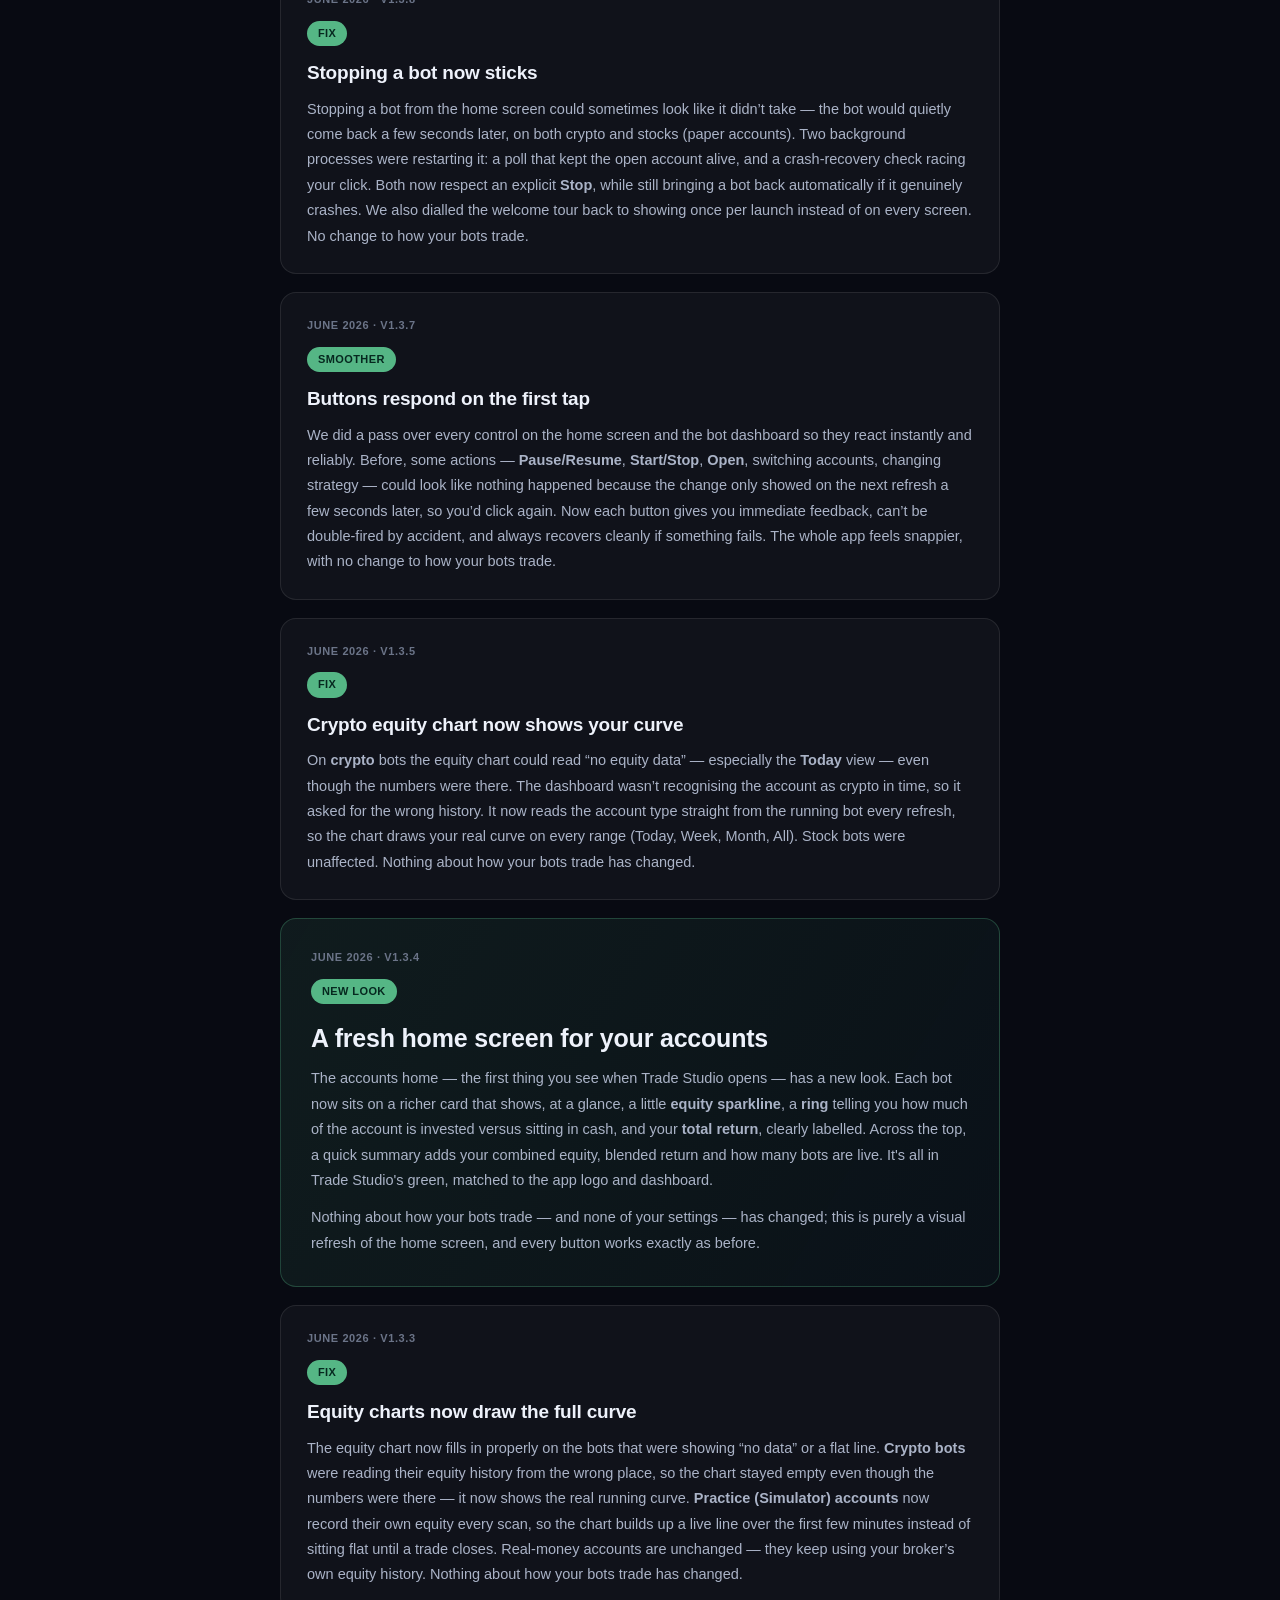
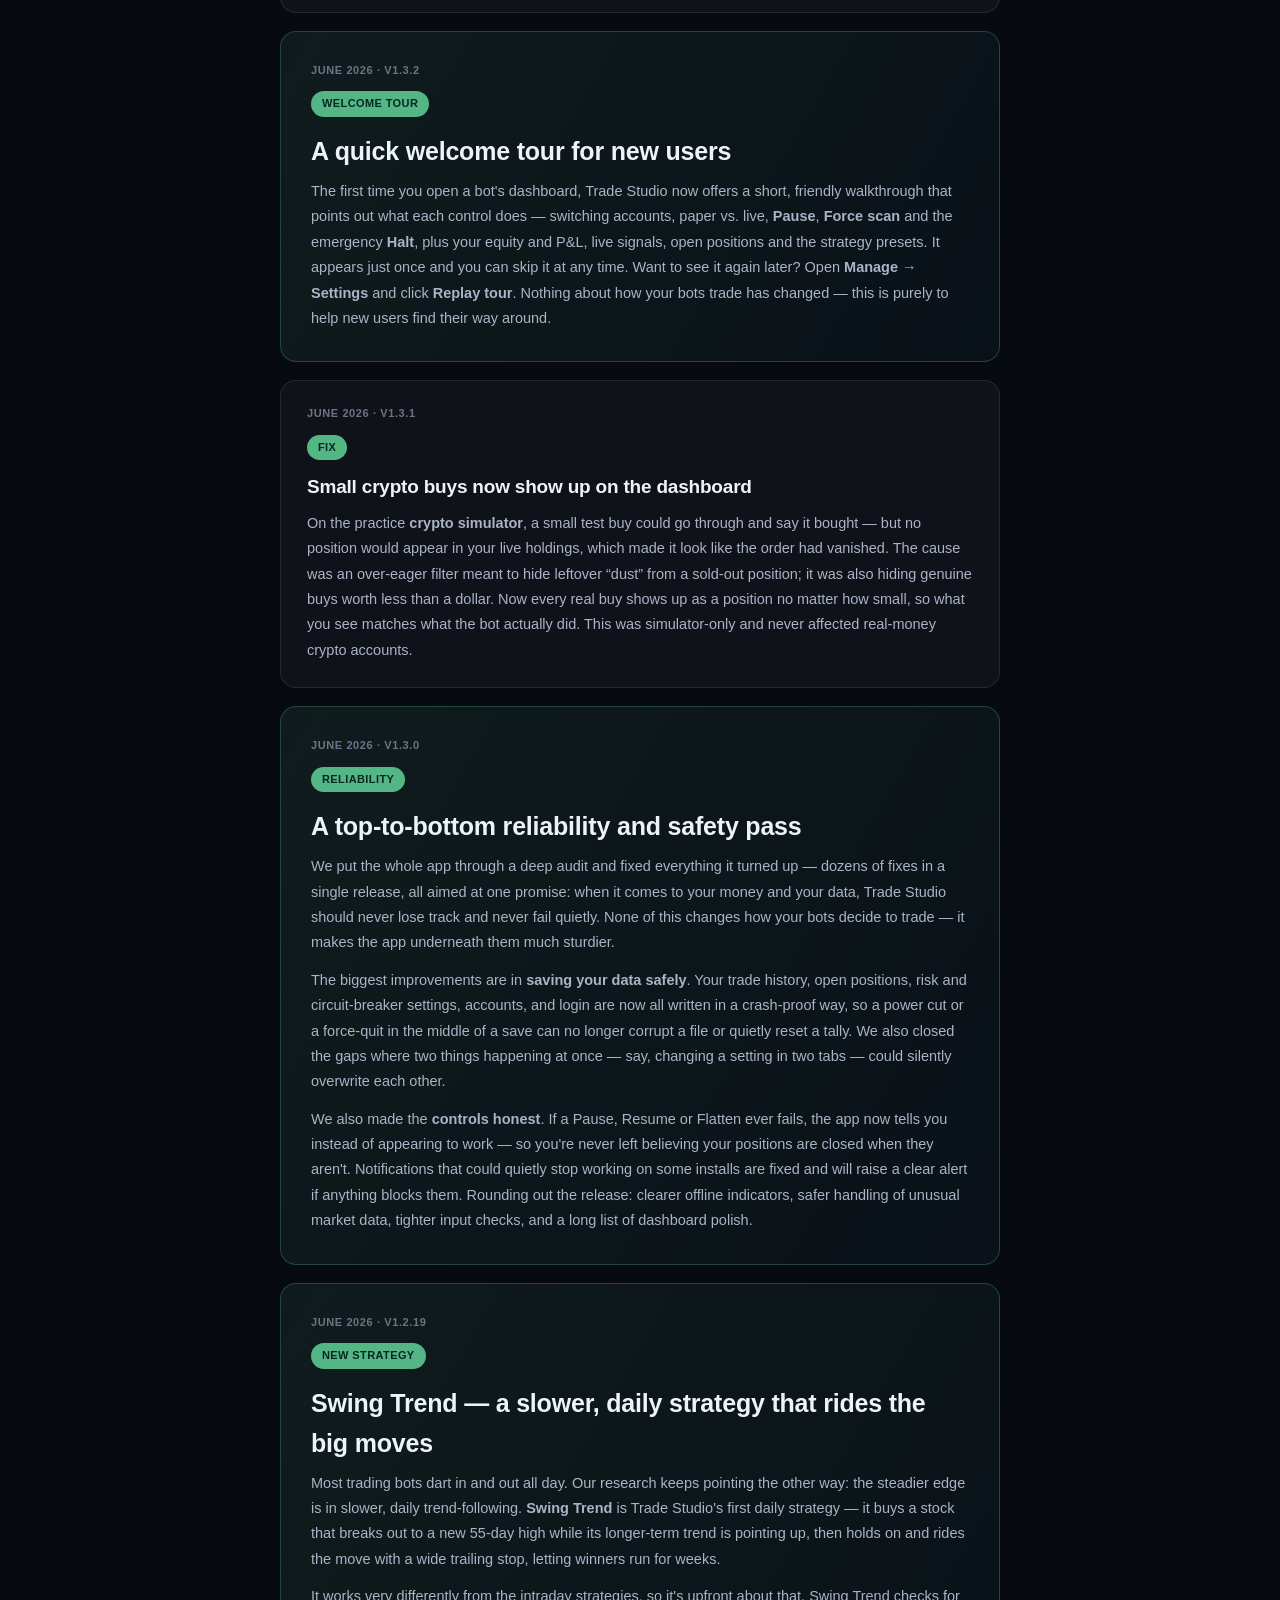
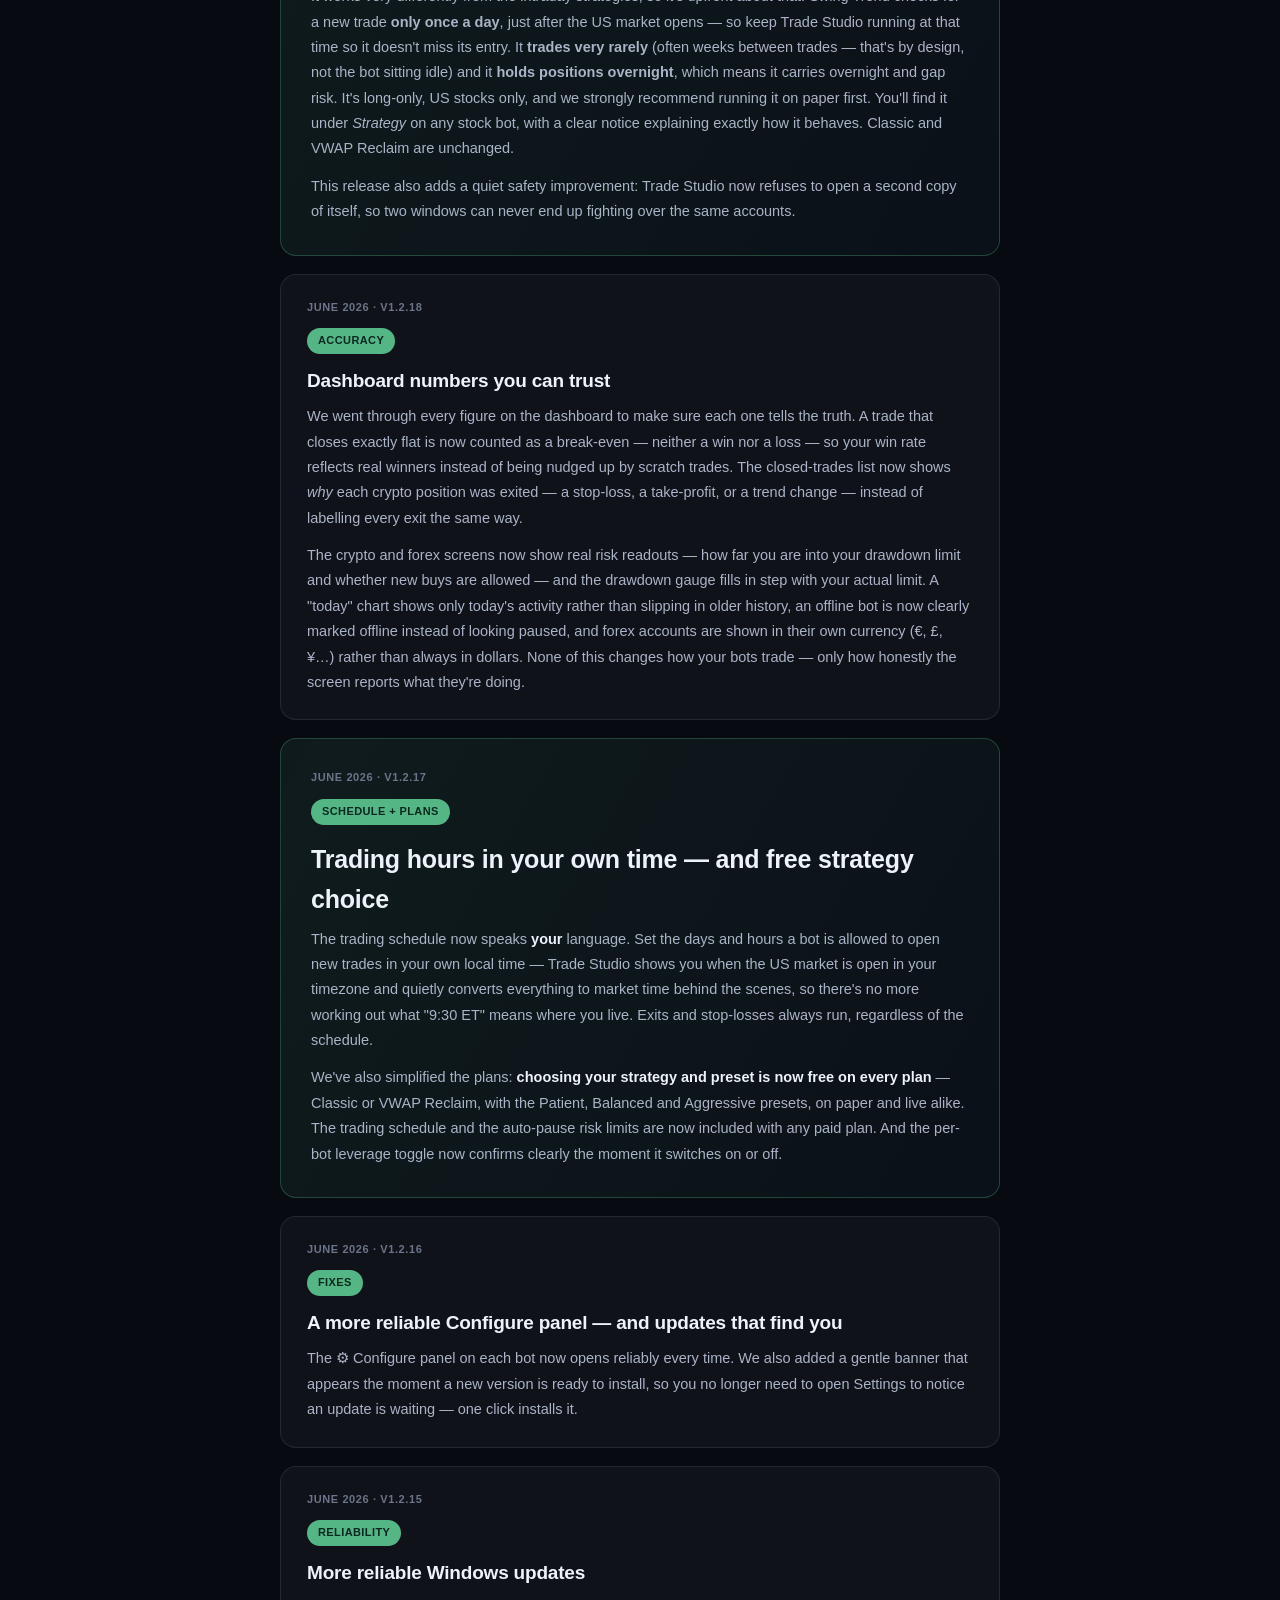
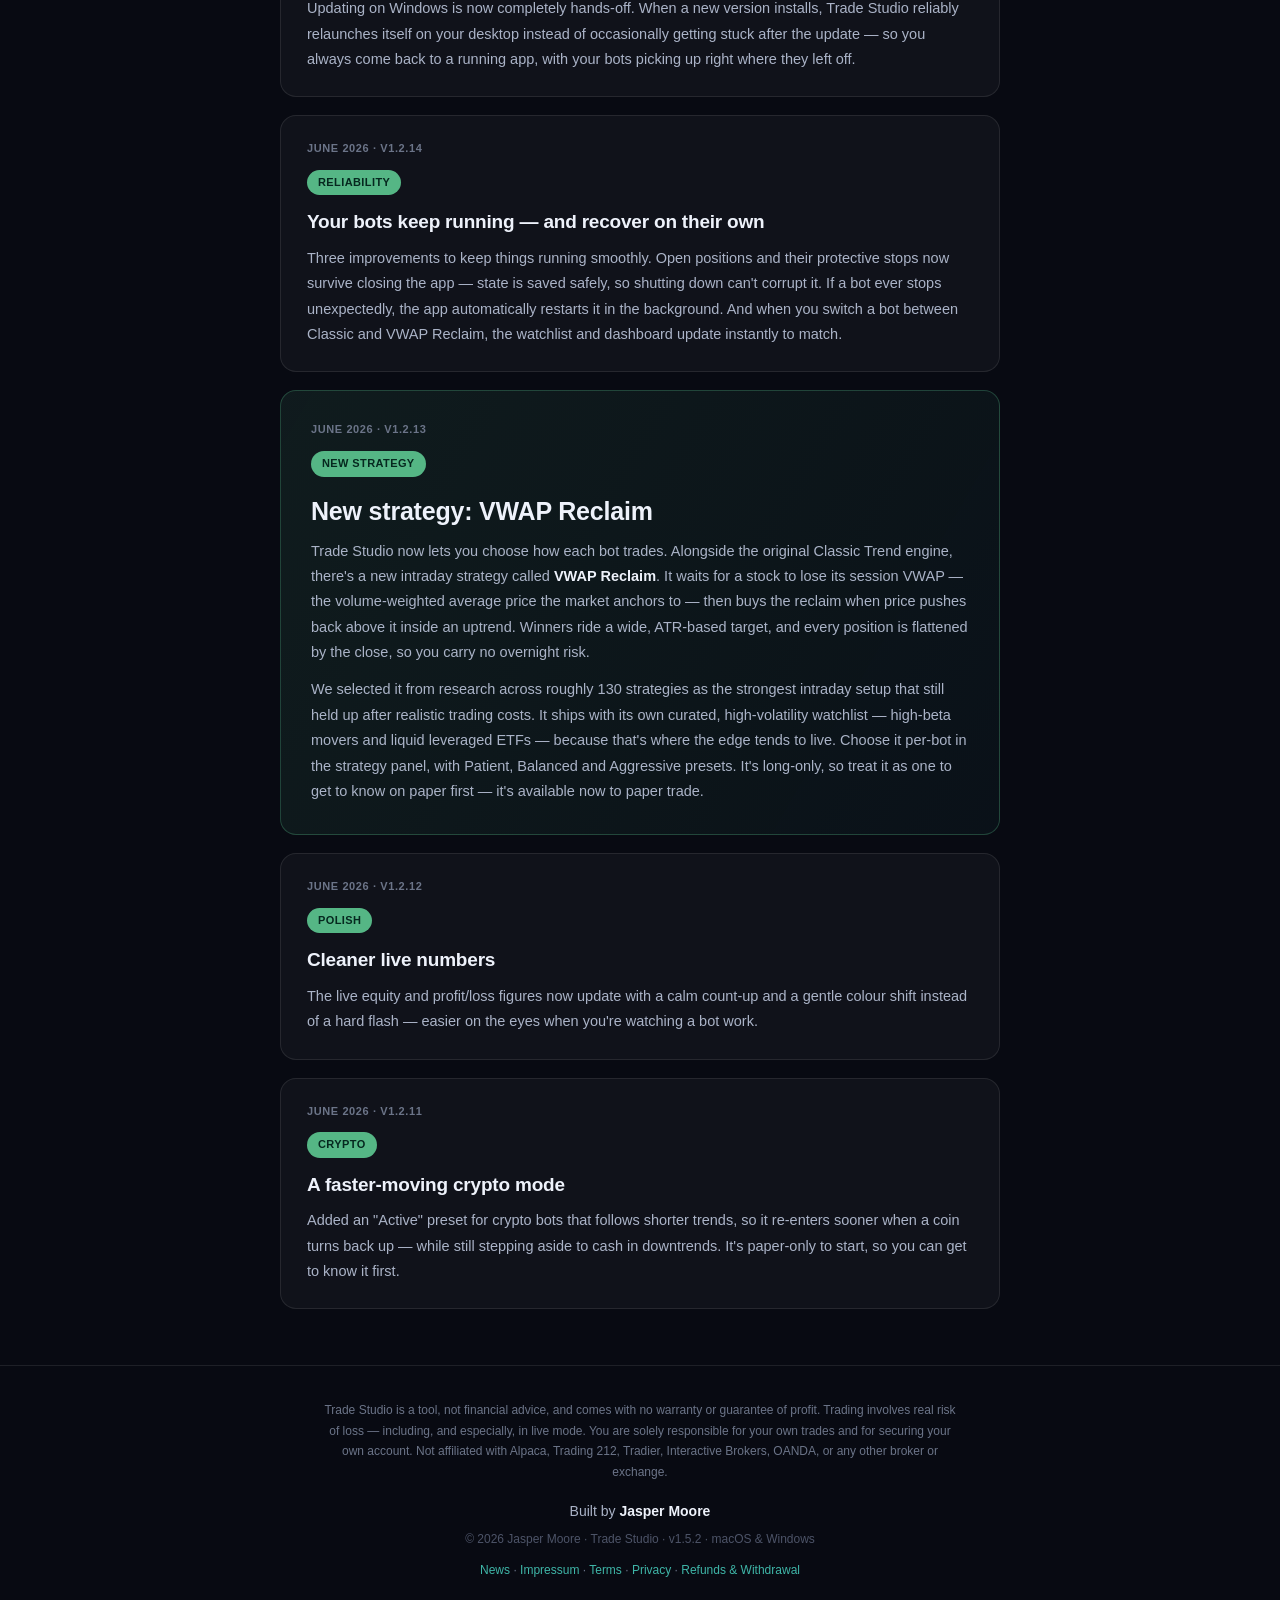
<file: news.html>
<!DOCTYPE html>
<html lang="en">
<head>
<meta charset="utf-8">
<meta name="viewport" content="width=device-width, initial-scale=1">
<title>News &amp; Updates — Trade Studio</title>
<meta name="description" content="What's new in Trade Studio — new trading strategies, reliability improvements and product updates. Newest first.">
<link rel="icon" type="image/png" href="assets/icon.png">
<link rel="apple-touch-icon" href="assets/icon.png">
<meta property="og:title" content="News &amp; Updates — Trade Studio">
<meta property="og:description" content="What's new in Trade Studio — new trading strategies, reliability improvements and product updates.">
<meta property="og:image" content="https://tradestudio.digga.ai/assets/og-logo.png">
<meta property="og:type" content="website">
<meta name="twitter:card" content="summary">
<meta name="twitter:image" content="https://tradestudio.digga.ai/assets/og-logo.png">
<style>
  :root{
    --bg:#080a12; --panel:rgba(255,255,255,0.035); --bd:rgba(255,255,255,0.09);
    --bd2:rgba(255,255,255,0.16); --tx:#eef2fb; --mut:#aab3c7; --faint:#6b7488;
    --teal:#55b685; --purple:#3fb6a8;
  }
  *{box-sizing:border-box;margin:0;padding:0}
  body{background:radial-gradient(1100px 520px at 70% -8%, rgba(85,182,133,0.16), transparent 60%),
       radial-gradient(900px 480px at 10% 4%, rgba(63,182,168,0.12), transparent 55%), var(--bg);
       color:var(--tx); font-family:-apple-system,Segoe UI,Roboto,Helvetica,Arial,sans-serif;
       line-height:1.6; -webkit-font-smoothing:antialiased}
  a{color:inherit;text-decoration:none}
  .wrap{max-width:980px;margin:0 auto;padding:0 22px}
  .sec{padding:56px 0;border-top:0.5px solid var(--bd)}
  .sec h2{font-size:28px;font-weight:600;letter-spacing:-0.3px;text-align:center}
  .sec .lead{font-size:16px;color:var(--mut);text-align:center;max-width:600px;margin:12px auto 0}
  nav{display:flex;align-items:center;justify-content:space-between;padding:20px 0}
  .brand{display:flex;align-items:center;gap:11px;font-weight:600;font-size:17px}
  .navdl{background:var(--teal);color:#06281f;font-weight:600;font-size:14px;padding:9px 18px;border-radius:10px}
  .navlink{font-size:14px;color:var(--mut);transition:color .12s}
  .navlink:hover{color:var(--tx)}
  .navright{display:flex;align-items:center;gap:20px}
  .hero{text-align:center;padding:50px 0 30px}
  .hero h1{font-size:46px;font-weight:600;letter-spacing:-0.6px;line-height:1.08}
  .hero p.tag{font-size:19px;color:var(--mut);margin:16px auto 0;max-width:560px}
  .dl{display:inline-flex;align-items:center;gap:9px;background:var(--teal);color:#06281f;font-weight:600;
      font-size:16px;padding:15px 30px;border-radius:13px;margin-top:26px;transition:transform .12s, box-shadow .12s}
  .dl:hover{transform:translateY(-1px);box-shadow:0 10px 30px rgba(63,182,168,0.25)}
  .micro{font-size:13px;color:var(--faint);margin-top:13px}
  .soonbadge{display:inline-flex;align-items:center;gap:8px;background:rgba(85,182,133,0.14);border:0.5px solid rgba(85,182,133,0.4);color:#c8f6d3;font-size:13px;font-weight:600;padding:7px 16px;border-radius:999px;letter-spacing:.3px}
  .dl.soon{background:rgba(255,255,255,0.05);color:var(--mut);border:0.5px solid var(--bd2);box-shadow:none;cursor:default}
  .dl.soon:hover{transform:none;box-shadow:none}
  .navdl.soon{background:rgba(255,255,255,0.06);color:var(--mut)}
  .preview{margin:38px auto 0;max-width:880px;background:#0b1226;border:0.5px solid var(--bd);
           border-radius:16px;overflow:hidden;box-shadow:0 30px 80px rgba(0,0,0,0.45)}
  .pv-bar{display:flex;align-items:center;gap:10px;padding:12px 16px;border-bottom:0.5px solid var(--bd);background:#0d1430}
  .pv-bar .dot{width:8px;height:8px;border-radius:50%;background:var(--teal)}
  .pv-bar .nm{font-size:12px;font-weight:600;color:#9aa4ba;letter-spacing:.7px;text-transform:uppercase}
  .pv-bar .st{font-size:12px;color:var(--faint)}
  .pv-body{padding:18px}
  .pv-card{background:linear-gradient(120deg, rgba(85,182,133,0.14), rgba(63,182,168,0.06));border:0.5px solid var(--bd);border-radius:12px;padding:15px 17px}
  .pv-card .eq{font-size:26px;font-weight:600}
  .pv-card .sub{font-size:13px;color:var(--mut);margin-top:2px}
  .pv-label{font-size:11px;color:var(--faint);letter-spacing:.6px;text-transform:uppercase;margin:18px 0 8px}
  .pv-chart{background:rgba(255,255,255,0.02);border:0.5px solid var(--bd);border-radius:12px;padding:10px}
  .pv-ctrls{display:grid;grid-template-columns:repeat(4,1fr);gap:9px;margin-top:14px}
  .chip{background:rgba(255,255,255,0.04);border:0.5px solid var(--bd);border-radius:9px;padding:9px 0;text-align:center;font-size:12px;color:#cdd4e2}
  .chip.go{background:rgba(63,182,168,0.14);border-color:rgba(63,182,168,0.4);color:var(--teal);font-weight:600}
  .reel-frame{position:relative;width:100%;aspect-ratio:16/9;background:#050b11}
  .reel-frame iframe{position:absolute;inset:0;width:100%;height:100%;border:0;display:block}
  .watch{display:inline-flex;align-items:center;gap:7px;font-size:14px;color:var(--teal);font-weight:600;margin-top:16px}
  .steps{display:grid;grid-template-columns:repeat(4,1fr);gap:14px;margin-top:34px}
  .step{background:var(--panel);border:0.5px solid var(--bd);border-radius:14px;padding:18px}
  .step .n{width:28px;height:28px;border-radius:8px;background:rgba(63,182,168,0.16);color:var(--teal);font-weight:700;display:flex;align-items:center;justify-content:center;font-size:14px}
  .step h3{font-size:15px;font-weight:600;margin:11px 0 4px}
  .step p{font-size:13px;color:var(--mut)}
  .feats{display:grid;grid-template-columns:repeat(3,1fr);gap:14px;margin-top:34px}
  .feat{background:var(--panel);border:0.5px solid var(--bd);border-radius:14px;padding:20px}
  .feat .ic{font-size:22px}
  .feat h3{font-size:16px;font-weight:600;margin:11px 0 5px}
  .feat p{font-size:14px;color:var(--mut)}
  .brokers{display:grid;grid-template-columns:repeat(3,1fr);gap:14px;margin-top:34px}
  .broker{display:flex;flex-direction:column;gap:9px;background:var(--panel);border:0.5px solid var(--bd);border-radius:14px;padding:18px;color:inherit;transition:transform .12s, border-color .12s}
  a.broker:hover{transform:translateY(-2px);border-color:var(--bd2)}
  .bk-top{display:flex;align-items:center;justify-content:space-between}
  .bk-logo{display:inline-flex}
  .bk-badge{font-size:11px;font-weight:600;padding:3px 10px;border-radius:999px}
  .bk-badge.ok{background:rgba(63,182,168,0.16);color:var(--teal)}
  .bk-badge.soon{background:rgba(85,182,133,0.16);color:#c8f6d3}
  .broker h3{font-size:16px;font-weight:600;margin-top:2px}
  .broker p{font-size:13.5px;color:var(--mut);flex:1}
  .bk-tags{display:flex;flex-wrap:wrap;gap:6px}
  .bk-tags span{font-size:11px;color:var(--faint);background:rgba(255,255,255,0.04);border:0.5px solid var(--bd);border-radius:6px;padding:2px 8px}
  .bk-link{font-size:12.5px;color:var(--teal);font-weight:600}
  .broker.builtin .bk-link{color:var(--faint)}
  .cmp-title{font-size:16px;font-weight:600;text-align:center;margin-top:44px}
  .cmp-wrap{overflow-x:auto;margin-top:18px;border:0.5px solid var(--bd);border-radius:14px}
  .cmp{width:100%;min-width:580px;border-collapse:collapse;font-size:14px}
  .cmp th,.cmp td{padding:13px 16px;text-align:center;border-bottom:0.5px solid var(--bd)}
  .cmp tbody tr:last-child th,.cmp tbody tr:last-child td{border-bottom:0}
  .cmp thead th{font-size:15px;font-weight:600;color:var(--tx)}
  .cmp thead th small{display:block;font-size:12px;font-weight:500;color:var(--faint);margin-top:3px}
  .cmp tbody th{text-align:left;font-weight:500;color:var(--mut);font-size:13.5px}
  .cmp td{color:var(--tx)}
  .cmp .yes{color:var(--teal);font-weight:700}
  .cmp .no{color:var(--faint)}
  .cmp .hl{background:rgba(85,182,133,0.07)}
  .modes{display:grid;grid-template-columns:1fr 1fr;gap:14px;margin-top:34px}
  .mode{border-radius:14px;padding:22px;border:0.5px solid var(--bd)}
  .mode.paper{background:rgba(63,182,168,0.07);border-color:rgba(63,182,168,0.3)}
  .mode.live{background:rgba(226,75,74,0.06);border-color:rgba(226,75,74,0.3)}
  .mode .badge{font-size:12px;font-weight:600;padding:4px 12px;border-radius:999px}
  .mode.paper .badge{background:rgba(63,182,168,0.18);color:var(--teal)}
  .mode.live .badge{background:rgba(226,75,74,0.18);color:#ff8c8c}
  .mode h3{font-size:18px;font-weight:600;margin:12px 0 6px}
  .mode p{font-size:14px;color:var(--mut)}
  .faq{max-width:760px;margin:30px auto 0;display:flex;flex-direction:column;gap:10px}
  .faq details{background:var(--panel);border:0.5px solid var(--bd);border-radius:12px;padding:4px 18px}
  .faq summary{cursor:pointer;padding:14px 0;font-weight:500;font-size:15px;list-style:none}
  .faq summary::-webkit-details-marker{display:none}
  .faq summary::after{content:"+";float:right;color:var(--mut)}
  .faq details[open] summary::after{content:"–"}
  .faq p{font-size:14px;color:var(--mut);padding:0 0 16px}
  .cta{text-align:center}
  footer{border-top:0.5px solid var(--bd);padding:34px 0 44px;text-align:center}
  footer .disc{font-size:12px;color:var(--faint);max-width:640px;margin:0 auto;line-height:1.7}
  footer .by{font-size:14px;color:var(--mut);margin-top:18px}
  footer .by b{color:var(--tx);font-weight:600}
  footer .cr{font-size:12px;color:#4d5468;margin-top:8px}
  /* News feed */
  .news-list{max-width:720px;margin:38px auto 0;display:flex;flex-direction:column;gap:18px}
  .news-item{background:var(--panel);border:0.5px solid var(--bd);border-radius:16px;padding:24px 26px}
  .news-item.feature{background:linear-gradient(120deg, rgba(85,182,133,0.10), rgba(63,182,168,0.045));border-color:rgba(85,182,133,0.30);padding:30px 30px}
  .news-date{font-size:11px;color:var(--faint);letter-spacing:.6px;text-transform:uppercase;font-weight:600}
  .news-tag{display:inline-block;font-size:11px;font-weight:700;letter-spacing:.4px;text-transform:uppercase;color:#06281f;background:var(--teal);padding:4px 11px;border-radius:999px;margin-top:12px}
  .news-item h3{font-size:19px;font-weight:600;letter-spacing:-0.2px;margin:12px 0 8px}
  .news-item.feature h3{font-size:25px;margin-top:14px}
  .news-item p{font-size:14.5px;color:var(--mut);line-height:1.75}
  .news-item p + p{margin-top:12px}
  @media(max-width:760px){.hero h1{font-size:34px}.feats,.steps,.modes,.brokers,.pv-ctrls{grid-template-columns:1fr}.pv-ctrls{grid-template-columns:repeat(2,1fr)}.news-item.feature h3{font-size:22px}}
</style>
</head>
<body>
<div class="wrap">
  <nav>
    <a class="brand" href="index.html">
      <img src="assets/icon.png" width="30" height="30" alt="Trade Studio" style="display:block">
      Trade Studio
    </a>
    <span class="navright">
      <a class="navlink" href="news.html">News</a>
      <a class="navdl" href="index.html#get">Download</a>
    </span>
  </nav>

  <section class="hero" style="padding:46px 0 14px">
    <img src="assets/icon.png" width="60" height="60" alt="Trade Studio" style="display:block;margin:0 auto;filter:drop-shadow(0 10px 26px rgba(63,182,168,.34))">
    <h1 style="margin-top:16px;font-size:40px">News &amp; Updates</h1>
    <p class="tag">What's new in Trade Studio — new strategies, improvements and fixes. Newest first.</p>
  </section>

  <section style="padding:14px 0 56px">
    <div class="news-list">

      <article class="news-item">
        <div class="news-date">July 2026 · v1.6.4</div>
        <span class="news-tag">Fixed</span>
        <h3>"Today's P&amp;L" that actually means today</h3>
        <p>The dashboard's <strong>Today's P&amp;L</strong> tile could show your bot's lifetime return — or the P&amp;L of just its open positions — instead of today's move, so it sometimes disagreed with the equity chart sitting right under it. It now reads the very same day series the chart draws, so the two always match (and when nothing has traded yet, it says so instead of showing a misleading zero). Also fixed: the small equity sparkline on the account cards no longer draws past the card's edge.</p>
      </article>

      <article class="news-item">
        <div class="news-date">July 2026 · v1.6.3</div>
        <span class="news-tag">Improved</span>
        <h3>Pairing your iPhone is now one short code</h3>
        <p><strong>No more typing your license key on the phone.</strong> Pairing a phone for remote access used to mean entering a relay address, a desktop ID, a one-time code <em>and</em> your full license key — a 220-character monster where one wrong character sank the whole attempt. Now your desktop shows a single short code and that&rsquo;s all you type: the relay address fills itself in, and your license never leaves your computer. Pairing stays end-to-end encrypted and time-limited, and too many wrong guesses now cancel the session automatically.</p>
      </article>

      <article class="news-item">
        <div class="news-date">July 2026 · v1.6.2</div>
        <span class="news-tag">Polish</span>
        <h3>Downloads that download, a P&amp;L calendar, and a share card</h3>
        <p>The <strong>CSV export</strong> button now actually saves the file (to your Downloads folder) — the app&rsquo;s built-in browser had been silently swallowing downloads. The Trade History panel gained a <strong>P&amp;L calendar</strong>: a year of trading days as green/red squares, so streaks and rough patches jump out at a glance. And the new <strong>📸 Share</strong> button renders your bot&rsquo;s results as a clean image — percentages only, never your account size — ready to post in the <a href="https://discord.gg/vnxaBFRcMN" target="_blank" rel="noopener">community Discord</a>.</p>
      </article>

      <article class="news-item feature">
        <div class="news-date">July 2026 · v1.6.1</div>
        <span class="news-tag">New</span>
        <h3>Your portfolio in the menu bar — and real support channels</h3>
        <p><strong>Glance, don&rsquo;t open.</strong> On macOS, Trade Studio now lives in your menu bar: today&rsquo;s combined move sits right next to the clock (green when up, red when down), and clicking it opens a mini dashboard — total equity, today&rsquo;s P&amp;L, a sparkline, and every bot with its status. Open the app, stop all bots, or quit — all from the menu bar. Windows shows the live numbers in the tray tooltip.</p>
        <p><strong>Found a bug? Now it reaches us.</strong> There&rsquo;s a Support card in Settings that pre-fills an email with your version info, a report form on the website that goes straight to the developer, and a brand-new <a href="https://discord.gg/vnxaBFRcMN" target="_blank" rel="noopener">community Discord</a> — strategy talk, showcase your results, fast help, and giveaways. 🎉</p>
      </article>

      <article class="news-item">
        <div class="news-date">July 2026 · v1.6.0</div>
        <span class="news-tag">New</span>
        <h3>Remote access, a bot that explains itself — and launch pricing</h3>
        <p><strong>Remote access is built in.</strong> This release ships the desktop half of Trade Studio Mobile: turn it on in Settings and your computer can pair with the upcoming iPhone app over an <strong>end-to-end encrypted</strong> link — the relay only ever sees ciphertext, and pairing needs your license key plus a one-time code shown on your screen. Off by default; nothing changes unless you enable it.</p>
        <p><strong>Your bot now tells you why.</strong> A new status line at the top of every bot dashboard answers the eternal question in plain English — <em>&ldquo;No trade — all 5 coins below trend, holding cash · next check ~18:00&rdquo;</em> — including when it&rsquo;s paused, offline, or just made a trade.</p>
        <p><strong>License keys now renew themselves.</strong> Subscription keys quietly refresh while your subscription is active — no more pasting a new key. Cancel, and the key simply lapses at the end of what you paid for. And a heads-up on pricing: standard plans are moving to <strong>€14/mo (Solo)</strong> and <strong>€29/mo (Plus)</strong> — subscribe before <strong>August&nbsp;4</strong> and you keep today&rsquo;s €9/€19 for as long as you stay subscribed.</p>
      </article>

      <article class="news-item">
        <div class="news-date">July 2026 · Coming soon</div>
        <span class="news-tag">New</span>
        <h3>Trade Studio Mobile — your bots in your pocket</h3>
        <p>We&rsquo;re building a native <strong>iPhone app</strong>. It does two things. First, a <strong>phone-local paper-trading sim</strong> — the same SMA-ensemble crypto strategy your desktop bots run, replayed on your phone against real daily prices, with no account and no risk. Because iOS can&rsquo;t trade in the background, it trades once a day and <em>deterministically catches up</em> the moment you open it, so you always see exactly where a live run would be.</p>
        <p>Second, <strong>secure remote control</strong> of the bots running on your computer: see your live fleet and pause, resume or flatten any bot from anywhere (while your computer is on). Pairing needs your license key <em>plus</em> a one-time code shown on your desktop, and everything between your phone and your computer is <strong>end-to-end encrypted</strong> — the relay in the middle only ever sees ciphertext, so your keys never leave your devices. Remote control will be included with any subscription; the paper sim is free. Coming to the App&nbsp;Store.</p>
      </article>

      <article class="news-item">
        <div class="news-date">July 2026 · v1.5.2</div>
        <span class="news-tag">Polish</span>
        <h3>Card &amp; settings polish</h3>
        <p>The <strong>invested ring</strong> on account cards now appears only on <strong>running</strong> bots — it&rsquo;s a live readout, so a stopped bot keeps its last equity and return but drops the ring. The <strong>trading-schedule and leverage toggles</strong> in Configure now visibly flip the moment you click them (the schedule switch used to look dead even though it worked).</p>
        <p>The website got a refresh too: Trading&nbsp;212 now appears among the supported brokers everywhere, the strategy description covers the daily Swing Trend, and the legal pages reflect the EU&rsquo;s discontinued online dispute-resolution platform.</p>
      </article>

      <article class="news-item">
        <div class="news-date">July 2026 · v1.5.1</div>
        <span class="news-tag">Polish</span>
        <h3>Set up alerts from the dashboard — with a built-in guide</h3>
        <p>There&rsquo;s now a <strong>🔔 button right on the bot dashboard</strong>. The first time you use it, a <strong>step-by-step guide</strong> pops up and walks you through getting a Discord webhook or a Telegram bot token — two minutes, no coding, with a &ldquo;Send test alert&rdquo; at the end so you know it works.</p>
        <p>Two fixes too: the <strong>welcome tour now shows only once ever</strong> (it used to replay every time you reopened the app — replay it anytime from Settings), and <strong>stopped bots keep their last stats</strong> on the account cards — stock bots now show their last-known equity and return after you stop them, just like crypto bots always did.</p>
      </article>

      <article class="news-item">
        <div class="news-date">July 2026 · v1.5.0</div>
        <span class="news-tag">New · Live Plus</span>
        <h3>Portfolio protection &amp; a weekly report — plus clearer plans</h3>
        <p>Two new features for the <strong>Live Plus</strong> plan. <strong>Portfolio protection</strong> is an automatic safety net: set a daily loss limit (say 5%), and if your <em>combined</em> portfolio ever falls that far below its day-open value, Trade Studio flattens and pauses <em>every</em> bot at once and sends you an alert — the same as pressing the panic button yourself, but it never sleeps. Arm it on the Portfolio tab.</p>
        <p>The <strong>weekly performance report</strong> lands in your Discord or Telegram every Friday evening: the week&rsquo;s profit or loss per bot and combined, trade counts, and your best and worst symbols.</p>
        <p>We&rsquo;ve also made the plans clearer: <strong>strategies are free for everyone</strong> (Classic, VWAP Reclaim and Swing Trend, paper or live), while <strong>strategy presets</strong> (Patient · Aggressive · Active) are now consistently part of the paid plans — free accounts run the default Balanced preset, which was always the recommended starting point.</p>
      </article>

      <article class="news-item">
        <div class="news-date">July 2026 · v1.4.1</div>
        <span class="news-tag">Safety</span>
        <h3>Closing Trade Studio now stops your bots</h3>
        <p>Quitting Trade Studio now shuts every bot down, and when you reopen the app your bots are listed <strong>stopped</strong> &mdash; nothing trades again until you press Start. Before this update, bots that were running when you quit would quietly start trading again the moment the app reopened.</p>
        <p>There&rsquo;s a safety net for crashes too: if the app ever dies unexpectedly, each bot notices within about half a minute and stops itself &mdash; a bot can never keep trading invisibly in the background while Trade Studio is closed.</p>
        <p>One thing hasn&rsquo;t changed: the window&rsquo;s <strong>✕</strong> just hides Trade Studio to the tray, where your bots keep working. Use <strong>Quit</strong> (tray or Settings) when you want everything to stop.</p>
      </article>

      <article class="news-item">
        <div class="news-date">July 2026 · v1.4.0</div>
        <span class="news-tag">New · Premium</span>
        <h3>Trade alerts, a Portfolio view &amp; trade analytics</h3>
        <p>Three new premium features in one release. <strong>Trade alerts</strong> send you a <strong>Discord or Telegram</strong> message the moment a bot closes a trade, trips its circuit breaker, hits an error, or posts the daily summary &mdash; so you know what your bots are doing even when the app is closed. Set it up in Settings with a webhook URL or bot token, then hit &ldquo;Send test alert&rdquo;.</p>
        <p>The new <strong>Portfolio tab</strong> shows all your bots as one portfolio: a combined equity curve across every account plus how your money is split between them. And the dashboard&rsquo;s Trade History panel gains <strong>Analytics</strong> &mdash; win rate by symbol, monthly profit &amp; loss, profit factor &mdash; and a one-click <strong>CSV export</strong> of your trades (handy at tax time).</p>
        <p>All three are included in every paid plan. Paper trading stays free, as always.</p>
      </article>

      <article class="news-item">
        <div class="news-date">July 2026 · v1.3.13</div>
        <span class="news-tag">Fix</span>
        <h3>Crypto bots always trade crypto</h3>
        <p>When you create a bot on the Simulator or Alpaca (which both support stocks <em>and</em> crypto), Trade Studio now asks you to <strong>explicitly choose stocks or crypto</strong> before the account is made &mdash; and it double-checks your choice against your watchlist. So a bot you set up for crypto can no longer slip through as a stock bot (or vice-versa).</p>
        <p>If your watchlist is crypto pairs like <strong>ETH/USD</strong>, the bot is created as a crypto bot automatically. Already have a bot that was trading the wrong thing? Just delete it and make a new one &mdash; the new flow gets it right.</p>
      </article>

      <article class="news-item">
        <div class="news-date">July 2026 · v1.3.12</div>
        <span class="news-tag">New</span>
        <h3>See your trade history &amp; win streak</h3>
        <p>The dashboard now has a <strong>Trade History</strong> panel that lists every closed trade &mdash; grouped into <strong>Today</strong>, the <strong>last 7 days</strong>, and <strong>all time</strong>. Each trade shows the symbol, how much it made or lost (in dollars and percent), why it closed, and when.</p>
        <p>At the top you get your <strong>current win streak</strong> and your <strong>best streak ever</strong>, plus the win rate and net profit/loss for whichever range you&rsquo;re viewing. It works for both stock and crypto accounts and fills in automatically from your existing trade log &mdash; nothing to set up.</p>
      </article>

      <article class="news-item">
        <div class="news-date">June 2026 · v1.3.11</div>
        <span class="news-tag">New broker</span>
        <h3>Connect a Trading 212 account</h3>
        <p>You can now run a bot on your own <strong>Trading 212</strong> Invest or Stocks ISA account, alongside the brokers already supported. When you add an account, pick <strong>Trading 212</strong>, paste your API Key and Secret (generated in the Trading 212 app under Settings → API) and choose practice or live. It trades <strong>US-listed stocks &amp; ETFs</strong> — with fractional shares — and shows up in the same green dashboard as every other account. Trading 212&rsquo;s API is still in beta, so it&rsquo;s labelled accordingly; if you&rsquo;d like to try it risk-free first, generate a key on a <strong>practice (demo)</strong> account.</p>
      </article>

      <article class="news-item">
        <div class="news-date">June 2026 · v1.3.10</div>
        <span class="news-tag">Fix</span>
        <h3>Updating is more reliable</h3>
        <p>The in-app update could show &ldquo;update failed&rdquo; even when nothing was actually wrong &mdash; on a slower or busier connection the download took longer than the window was willing to wait, so it gave up and reported an error while the download was still going fine. Now the update downloads quietly in the background and the app simply tells you it&rsquo;s installing and will restart, only showing an error if something genuinely fails. If you ever do see a problem, there&rsquo;s always a direct download link as a fallback. No change to how your bots trade.</p>
      </article>

      <article class="news-item">
        <div class="news-date">June 2026 · v1.3.9</div>
        <span class="news-tag">Fix</span>
        <h3>A running bot stays running</h3>
        <p>On Mac, a bot you&rsquo;d started could quietly pause itself &mdash; usually after the computer slept and woke, or if the bot was automatically restarted in the background. The reason: a stock bot only remembered &ldquo;running vs paused&rdquo; in memory, so any restart reset it to paused. It now <strong>saves that state to disk</strong>, exactly like crypto bots already did, so a running bot comes back running after a sleep, a relaunch, or a crash-recovery restart. A bot you deliberately paused stays paused, and a brand-new bot still waits for you to press play the first time &mdash; we never start trading on our own. No change to how your bots trade.</p>
      </article>

      <article class="news-item">
        <div class="news-date">June 2026 · v1.3.8</div>
        <span class="news-tag">Fix</span>
        <h3>Stopping a bot now sticks</h3>
        <p>Stopping a bot from the home screen could sometimes look like it didn&rsquo;t take — the bot would quietly come back a few seconds later, on both crypto and stocks (paper accounts). Two background processes were restarting it: a poll that kept the open account alive, and a crash-recovery check racing your click. Both now respect an explicit <strong>Stop</strong>, while still bringing a bot back automatically if it genuinely crashes. We also dialled the welcome tour back to showing once per launch instead of on every screen. No change to how your bots trade.</p>
      </article>

      <article class="news-item">
        <div class="news-date">June 2026 · v1.3.7</div>
        <span class="news-tag">Smoother</span>
        <h3>Buttons respond on the first tap</h3>
        <p>We did a pass over every control on the home screen and the bot dashboard so they react instantly and reliably. Before, some actions — <strong>Pause/Resume</strong>, <strong>Start/Stop</strong>, <strong>Open</strong>, switching accounts, changing strategy — could look like nothing happened because the change only showed on the next refresh a few seconds later, so you&rsquo;d click again. Now each button gives you immediate feedback, can&rsquo;t be double-fired by accident, and always recovers cleanly if something fails. The whole app feels snappier, with no change to how your bots trade.</p>
      </article>

      <article class="news-item">
        <div class="news-date">June 2026 · v1.3.5</div>
        <span class="news-tag">Fix</span>
        <h3>Crypto equity chart now shows your curve</h3>
        <p>On <strong>crypto</strong> bots the equity chart could read &ldquo;no equity data&rdquo; — especially the <strong>Today</strong> view — even though the numbers were there. The dashboard wasn&rsquo;t recognising the account as crypto in time, so it asked for the wrong history. It now reads the account type straight from the running bot every refresh, so the chart draws your real curve on every range (Today, Week, Month, All). Stock bots were unaffected. Nothing about how your bots trade has changed.</p>
      </article>

      <article class="news-item feature">
        <div class="news-date">June 2026 · v1.3.4</div>
        <span class="news-tag">New look</span>
        <h3>A fresh home screen for your accounts</h3>
        <p>The accounts home — the first thing you see when Trade Studio opens — has a new look. Each bot now sits on a richer card that shows, at a glance, a little <strong>equity sparkline</strong>, a <strong>ring</strong> telling you how much of the account is invested versus sitting in cash, and your <strong>total return</strong>, clearly labelled. Across the top, a quick summary adds your combined equity, blended return and how many bots are live. It's all in Trade Studio's green, matched to the app logo and dashboard.</p>
        <p>Nothing about how your bots trade — and none of your settings — has changed; this is purely a visual refresh of the home screen, and every button works exactly as before.</p>
      </article>

      <article class="news-item">
        <div class="news-date">June 2026 · v1.3.3</div>
        <span class="news-tag">Fix</span>
        <h3>Equity charts now draw the full curve</h3>
        <p>The equity chart now fills in properly on the bots that were showing &ldquo;no data&rdquo; or a flat line. <strong>Crypto bots</strong> were reading their equity history from the wrong place, so the chart stayed empty even though the numbers were there — it now shows the real running curve. <strong>Practice (Simulator) accounts</strong> now record their own equity every scan, so the chart builds up a live line over the first few minutes instead of sitting flat until a trade closes. Real-money accounts are unchanged — they keep using your broker&rsquo;s own equity history. Nothing about how your bots trade has changed.</p>
      </article>

      <article class="news-item feature">
        <div class="news-date">June 2026 · v1.3.2</div>
        <span class="news-tag">Welcome tour</span>
        <h3>A quick welcome tour for new users</h3>
        <p>The first time you open a bot's dashboard, Trade Studio now offers a short, friendly walkthrough that points out what each control does — switching accounts, paper vs. live, <strong>Pause</strong>, <strong>Force scan</strong> and the emergency <strong>Halt</strong>, plus your equity and P&amp;L, live signals, open positions and the strategy presets. It appears just once and you can skip it at any time. Want to see it again later? Open <strong>Manage → Settings</strong> and click <strong>Replay tour</strong>. Nothing about how your bots trade has changed — this is purely to help new users find their way around.</p>
      </article>

      <article class="news-item">
        <div class="news-date">June 2026 · v1.3.1</div>
        <span class="news-tag">Fix</span>
        <h3>Small crypto buys now show up on the dashboard</h3>
        <p>On the practice <strong>crypto simulator</strong>, a small test buy could go through and say it bought — but no position would appear in your live holdings, which made it look like the order had vanished. The cause was an over-eager filter meant to hide leftover &ldquo;dust&rdquo; from a sold-out position; it was also hiding genuine buys worth less than a dollar. Now every real buy shows up as a position no matter how small, so what you see matches what the bot actually did. This was simulator-only and never affected real-money crypto accounts.</p>
      </article>

      <article class="news-item feature">
        <div class="news-date">June 2026 · v1.3.0</div>
        <span class="news-tag">Reliability</span>
        <h3>A top-to-bottom reliability and safety pass</h3>
        <p>We put the whole app through a deep audit and fixed everything it turned up — dozens of fixes in a single release, all aimed at one promise: when it comes to your money and your data, Trade Studio should never lose track and never fail quietly. None of this changes how your bots decide to trade — it makes the app underneath them much sturdier.</p>
        <p>The biggest improvements are in <strong>saving your data safely</strong>. Your trade history, open positions, risk and circuit-breaker settings, accounts, and login are now all written in a crash-proof way, so a power cut or a force-quit in the middle of a save can no longer corrupt a file or quietly reset a tally. We also closed the gaps where two things happening at once — say, changing a setting in two tabs — could silently overwrite each other.</p>
        <p>We also made the <strong>controls honest</strong>. If a Pause, Resume or Flatten ever fails, the app now tells you instead of appearing to work — so you're never left believing your positions are closed when they aren't. Notifications that could quietly stop working on some installs are fixed and will raise a clear alert if anything blocks them. Rounding out the release: clearer offline indicators, safer handling of unusual market data, tighter input checks, and a long list of dashboard polish.</p>
      </article>

      <article class="news-item feature">
        <div class="news-date">June 2026 · v1.2.19</div>
        <span class="news-tag">New strategy</span>
        <h3>Swing Trend — a slower, daily strategy that rides the big moves</h3>
        <p>Most trading bots dart in and out all day. Our research keeps pointing the other way: the steadier edge is in slower, daily trend-following. <strong>Swing Trend</strong> is Trade Studio's first daily strategy — it buys a stock that breaks out to a new 55-day high while its longer-term trend is pointing up, then holds on and rides the move with a wide trailing stop, letting winners run for weeks.</p>
        <p>It works very differently from the intraday strategies, so it's upfront about that. Swing Trend checks for a new trade <strong>only once a day</strong>, just after the US market opens — so keep Trade Studio running at that time so it doesn't miss its entry. It <strong>trades very rarely</strong> (often weeks between trades — that's by design, not the bot sitting idle) and it <strong>holds positions overnight</strong>, which means it carries overnight and gap risk. It's long-only, US stocks only, and we strongly recommend running it on paper first. You'll find it under <em>Strategy</em> on any stock bot, with a clear notice explaining exactly how it behaves. Classic and VWAP Reclaim are unchanged.</p>
        <p>This release also adds a quiet safety improvement: Trade Studio now refuses to open a second copy of itself, so two windows can never end up fighting over the same accounts.</p>
      </article>

      <article class="news-item">
        <div class="news-date">June 2026 · v1.2.18</div>
        <span class="news-tag">Accuracy</span>
        <h3>Dashboard numbers you can trust</h3>
        <p>We went through every figure on the dashboard to make sure each one tells the truth. A trade that closes exactly flat is now counted as a break-even — neither a win nor a loss — so your win rate reflects real winners instead of being nudged up by scratch trades. The closed-trades list now shows <em>why</em> each crypto position was exited — a stop-loss, a take-profit, or a trend change — instead of labelling every exit the same way.</p>
        <p>The crypto and forex screens now show real risk readouts — how far you are into your drawdown limit and whether new buys are allowed — and the drawdown gauge fills in step with your actual limit. A "today" chart shows only today's activity rather than slipping in older history, an offline bot is now clearly marked offline instead of looking paused, and forex accounts are shown in their own currency (€, £, ¥…) rather than always in dollars. None of this changes how your bots trade — only how honestly the screen reports what they're doing.</p>
      </article>

      <article class="news-item feature">
        <div class="news-date">June 2026 · v1.2.17</div>
        <span class="news-tag">Schedule + plans</span>
        <h3>Trading hours in your own time — and free strategy choice</h3>
        <p>The trading schedule now speaks <strong style="color:var(--tx)">your</strong> language. Set the days and hours a bot is allowed to open new trades in your own local time — Trade Studio shows you when the US market is open in your timezone and quietly converts everything to market time behind the scenes, so there's no more working out what "9:30 ET" means where you live. Exits and stop-losses always run, regardless of the schedule.</p>
        <p>We've also simplified the plans: <strong style="color:var(--tx)">choosing your strategy and preset is now free on every plan</strong> — Classic or VWAP Reclaim, with the Patient, Balanced and Aggressive presets, on paper and live alike. The trading schedule and the auto-pause risk limits are now included with any paid plan. And the per-bot leverage toggle now confirms clearly the moment it switches on or off.</p>
      </article>

      <article class="news-item">
        <div class="news-date">June 2026 · v1.2.16</div>
        <span class="news-tag">Fixes</span>
        <h3>A more reliable Configure panel — and updates that find you</h3>
        <p>The ⚙ Configure panel on each bot now opens reliably every time. We also added a gentle banner that appears the moment a new version is ready to install, so you no longer need to open Settings to notice an update is waiting — one click installs it.</p>
      </article>

      <article class="news-item">
        <div class="news-date">June 2026 · v1.2.15</div>
        <span class="news-tag">Reliability</span>
        <h3>More reliable Windows updates</h3>
        <p>Updating on Windows is now completely hands-off. When a new version installs, Trade Studio reliably relaunches itself on your desktop instead of occasionally getting stuck after the update — so you always come back to a running app, with your bots picking up right where they left off.</p>
      </article>

      <article class="news-item">
        <div class="news-date">June 2026 · v1.2.14</div>
        <span class="news-tag">Reliability</span>
        <h3>Your bots keep running — and recover on their own</h3>
        <p>Three improvements to keep things running smoothly. Open positions and their protective stops now survive closing the app — state is saved safely, so shutting down can't corrupt it. If a bot ever stops unexpectedly, the app automatically restarts it in the background. And when you switch a bot between Classic and VWAP Reclaim, the watchlist and dashboard update instantly to match.</p>
      </article>

      <article class="news-item feature">
        <div class="news-date">June 2026 · v1.2.13</div>
        <span class="news-tag">New strategy</span>
        <h3>New strategy: VWAP Reclaim</h3>
        <p>Trade Studio now lets you choose how each bot trades. Alongside the original Classic Trend engine, there's a new intraday strategy called <strong style="color:var(--tx)">VWAP Reclaim</strong>. It waits for a stock to lose its session VWAP — the volume-weighted average price the market anchors to — then buys the reclaim when price pushes back above it inside an uptrend. Winners ride a wide, ATR-based target, and every position is flattened by the close, so you carry no overnight risk.</p>
        <p>We selected it from research across roughly 130 strategies as the strongest intraday setup that still held up after realistic trading costs. It ships with its own curated, high-volatility watchlist — high-beta movers and liquid leveraged ETFs — because that's where the edge tends to live. Choose it per-bot in the strategy panel, with Patient, Balanced and Aggressive presets. It's long-only, so treat it as one to get to know on paper first — it's available now to paper trade.</p>
      </article>

      <article class="news-item">
        <div class="news-date">June 2026 · v1.2.12</div>
        <span class="news-tag">Polish</span>
        <h3>Cleaner live numbers</h3>
        <p>The live equity and profit/loss figures now update with a calm count-up and a gentle colour shift instead of a hard flash — easier on the eyes when you're watching a bot work.</p>
      </article>

      <article class="news-item">
        <div class="news-date">June 2026 · v1.2.11</div>
        <span class="news-tag">Crypto</span>
        <h3>A faster-moving crypto mode</h3>
        <p>Added an "Active" preset for crypto bots that follows shorter trends, so it re-enters sooner when a coin turns back up — while still stepping aside to cash in downtrends. It's paper-only to start, so you can get to know it first.</p>
      </article>

    </div>
  </section>
</div>

<footer>
  <div class="wrap">
    <p class="disc">Trade Studio is a tool, not financial advice, and comes with no warranty or guarantee of profit. Trading involves real risk of loss — including, and especially, in live mode. You are solely responsible for your own trades and for securing your own account. Not affiliated with Alpaca, Trading 212, Tradier, Interactive Brokers, OANDA, or any other broker or exchange.</p>
    <p class="by">Built by <b>Jasper Moore</b></p>
    <p class="cr">© 2026 Jasper Moore · Trade Studio · <span class="js-ver">v1.5.2</span> · macOS &amp; Windows</p>
    <p style="margin-top:12px;font-size:12px;color:#6b7488">
      <a href="news.html" style="color:#3fb6a8;text-decoration:none">News</a> ·
      <a href="impressum.html" style="color:#3fb6a8;text-decoration:none">Impressum</a> ·
      <a href="terms.html" style="color:#3fb6a8;text-decoration:none">Terms</a> ·
      <a href="privacy.html" style="color:#3fb6a8;text-decoration:none">Privacy</a> ·
      <a href="refund.html" style="color:#3fb6a8;text-decoration:none">Refunds &amp; Withdrawal</a>
    </p>
  </div>
</footer>
<script>
// Keep the displayed version in sync with the latest GitHub release (button already
// points at /releases/latest/download, which always serves the newest build).
(function(){
  try{
    fetch('https://api.github.com/repos/moorejasper060-oss/trade-studio/releases/latest')
      .then(function(r){return r.ok ? r.json() : null;})
      .then(function(d){
        if(d && d.tag_name){
          var v = d.tag_name.replace(/^v/,'');
          var els = document.querySelectorAll('.js-ver');
          for(var i=0;i<els.length;i++){ els[i].textContent = 'v'+v; }
        }
      }).catch(function(){});
  }catch(e){}
})();
</script>
</body>
</html>
</file>
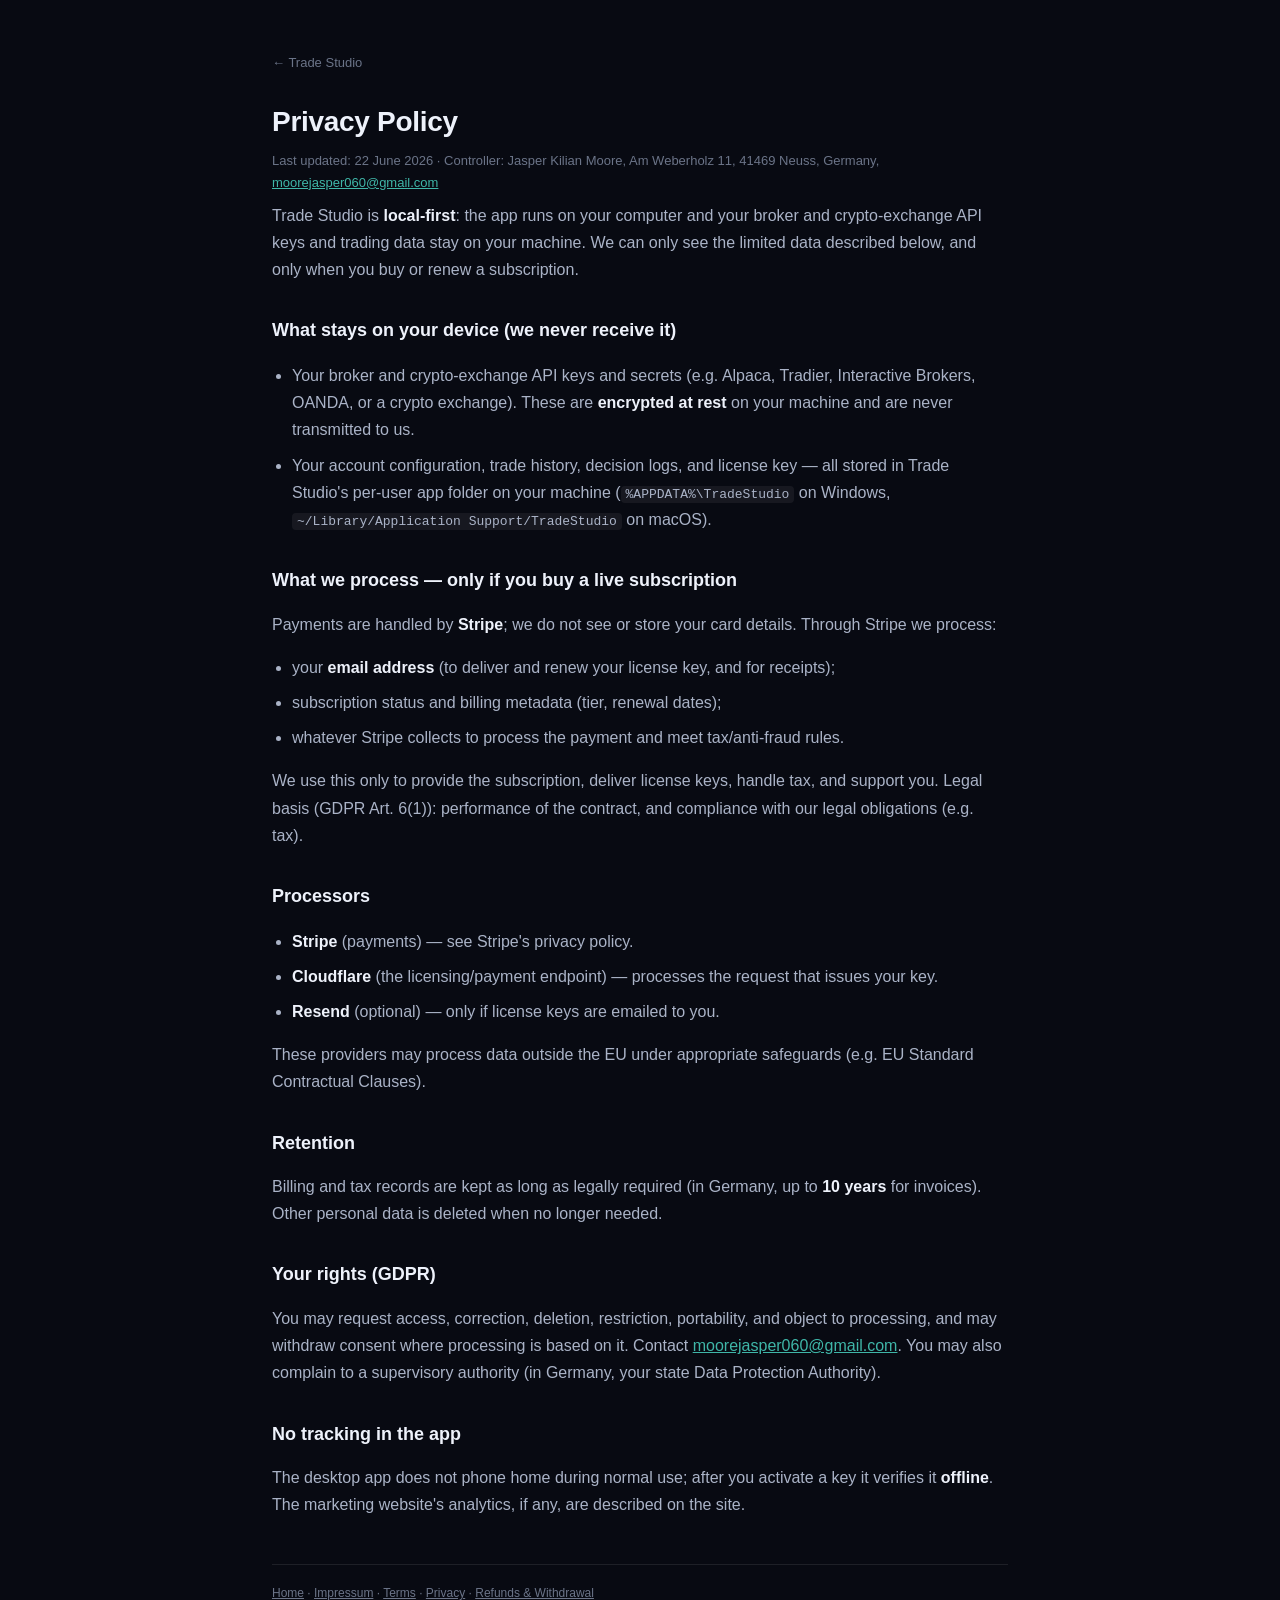
<file: privacy.html>
<!DOCTYPE html>
<html lang="en">
<head>
<meta charset="utf-8">
<meta name="viewport" content="width=device-width, initial-scale=1">
<link rel="icon" type="image/png" href="assets/icon.png">
<title>Privacy Policy — Trade Studio</title>
<style>
  :root{--bg:#080a12;--tx:#eef2fb;--mut:#aab3c7;--faint:#6b7488;--purple:#3fb6a8;--teal:#55b685;--bd:rgba(255,255,255,0.09)}
  *{box-sizing:border-box}
  body{margin:0;background:var(--bg);color:var(--tx);font:16px/1.7 -apple-system,Segoe UI,Roboto,Helvetica,Arial,sans-serif;-webkit-font-smoothing:antialiased}
  .wrap{max-width:780px;margin:0 auto;padding:48px 22px 60px}
  a{color:var(--purple)}
  h1{font-size:28px;font-weight:700;letter-spacing:-0.3px;margin:0}
  h2{font-size:18px;font-weight:600;margin-top:32px;color:var(--tx)}
  p,li{color:var(--mut);margin:8px 0}
  ul{padding-left:20px}
  strong,b{color:var(--tx)}
  code{background:rgba(255,255,255,0.06);padding:1px 5px;border-radius:4px;font-size:13px}
  .back{display:inline-block;margin-bottom:24px;color:var(--faint);font-size:13px;text-decoration:none}
  .back:hover{color:var(--tx)}
  .upd{color:var(--faint);font-size:13px;margin-top:4px}
  footer{border-top:0.5px solid var(--bd);margin-top:46px;padding-top:18px;font-size:12px;color:var(--faint)}
  footer a{color:var(--faint)}
</style>
</head>
<body>
<div class="wrap">
  <a class="back" href="index.html">← Trade Studio</a>
  <h1>Privacy Policy</h1>
  <p class="upd">Last updated: 22 June 2026 · Controller: Jasper Kilian Moore, Am Weberholz 11, 41469 Neuss, Germany, <a href="mailto:moorejasper060@gmail.com">moorejasper060@gmail.com</a></p>

  <p>Trade Studio is <strong>local-first</strong>: the app runs on your computer and your
     broker and crypto-exchange API keys and trading data stay on your machine. We can only
     see the limited data described below, and only when you buy or renew a subscription.</p>

  <h2>What stays on your device (we never receive it)</h2>
  <ul>
    <li>Your broker and crypto-exchange API keys and secrets (e.g. Alpaca, Tradier,
        Interactive Brokers, OANDA, or a crypto exchange). These are <strong>encrypted at
        rest</strong> on your machine and are never transmitted to us.</li>
    <li>Your account configuration, trade history, decision logs, and license key — all stored
        in Trade Studio's per-user app folder on your machine (<code>%APPDATA%\TradeStudio</code>
        on Windows, <code>~/Library/Application Support/TradeStudio</code> on macOS).</li>
  </ul>

  <h2>What we process — only if you buy a live subscription</h2>
  <p>Payments are handled by <strong>Stripe</strong>; we do not see or store your card
     details. Through Stripe we process:</p>
  <ul>
    <li>your <strong>email address</strong> (to deliver and renew your license key, and for receipts);</li>
    <li>subscription status and billing metadata (tier, renewal dates);</li>
    <li>whatever Stripe collects to process the payment and meet tax/anti-fraud rules.</li>
  </ul>
  <p>We use this only to provide the subscription, deliver license keys, handle tax, and
     support you. Legal basis (GDPR Art. 6(1)): performance of the contract, and compliance
     with our legal obligations (e.g. tax).</p>

  <h2>Processors</h2>
  <ul>
    <li><strong>Stripe</strong> (payments) — see Stripe's privacy policy.</li>
    <li><strong>Cloudflare</strong> (the licensing/payment endpoint) — processes the request
        that issues your key.</li>
    <li><strong>Resend</strong> (optional) — only if license keys are emailed to you.</li>
  </ul>
  <p>These providers may process data outside the EU under appropriate safeguards (e.g. EU
     Standard Contractual Clauses).</p>

  <h2>Retention</h2>
  <p>Billing and tax records are kept as long as legally required (in Germany, up to
     <strong>10 years</strong> for invoices). Other personal data is deleted when no longer needed.</p>

  <h2>Your rights (GDPR)</h2>
  <p>You may request access, correction, deletion, restriction, portability, and object to
     processing, and may withdraw consent where processing is based on it. Contact
     <a href="mailto:moorejasper060@gmail.com">moorejasper060@gmail.com</a>. You may also
     complain to a supervisory authority (in Germany, your state Data Protection Authority).</p>

  <h2>No tracking in the app</h2>
  <p>The desktop app does not phone home during normal use; after you activate a key it
     verifies it <strong>offline</strong>. The marketing website's analytics, if any, are
     described on the site.</p>

  <footer>
    <a href="index.html">Home</a> · <a href="impressum.html">Impressum</a> ·
    <a href="terms.html">Terms</a> · <a href="privacy.html">Privacy</a> ·
    <a href="refund.html">Refunds &amp; Withdrawal</a>
  </footer>
</div>
</body>
</html>
</file>
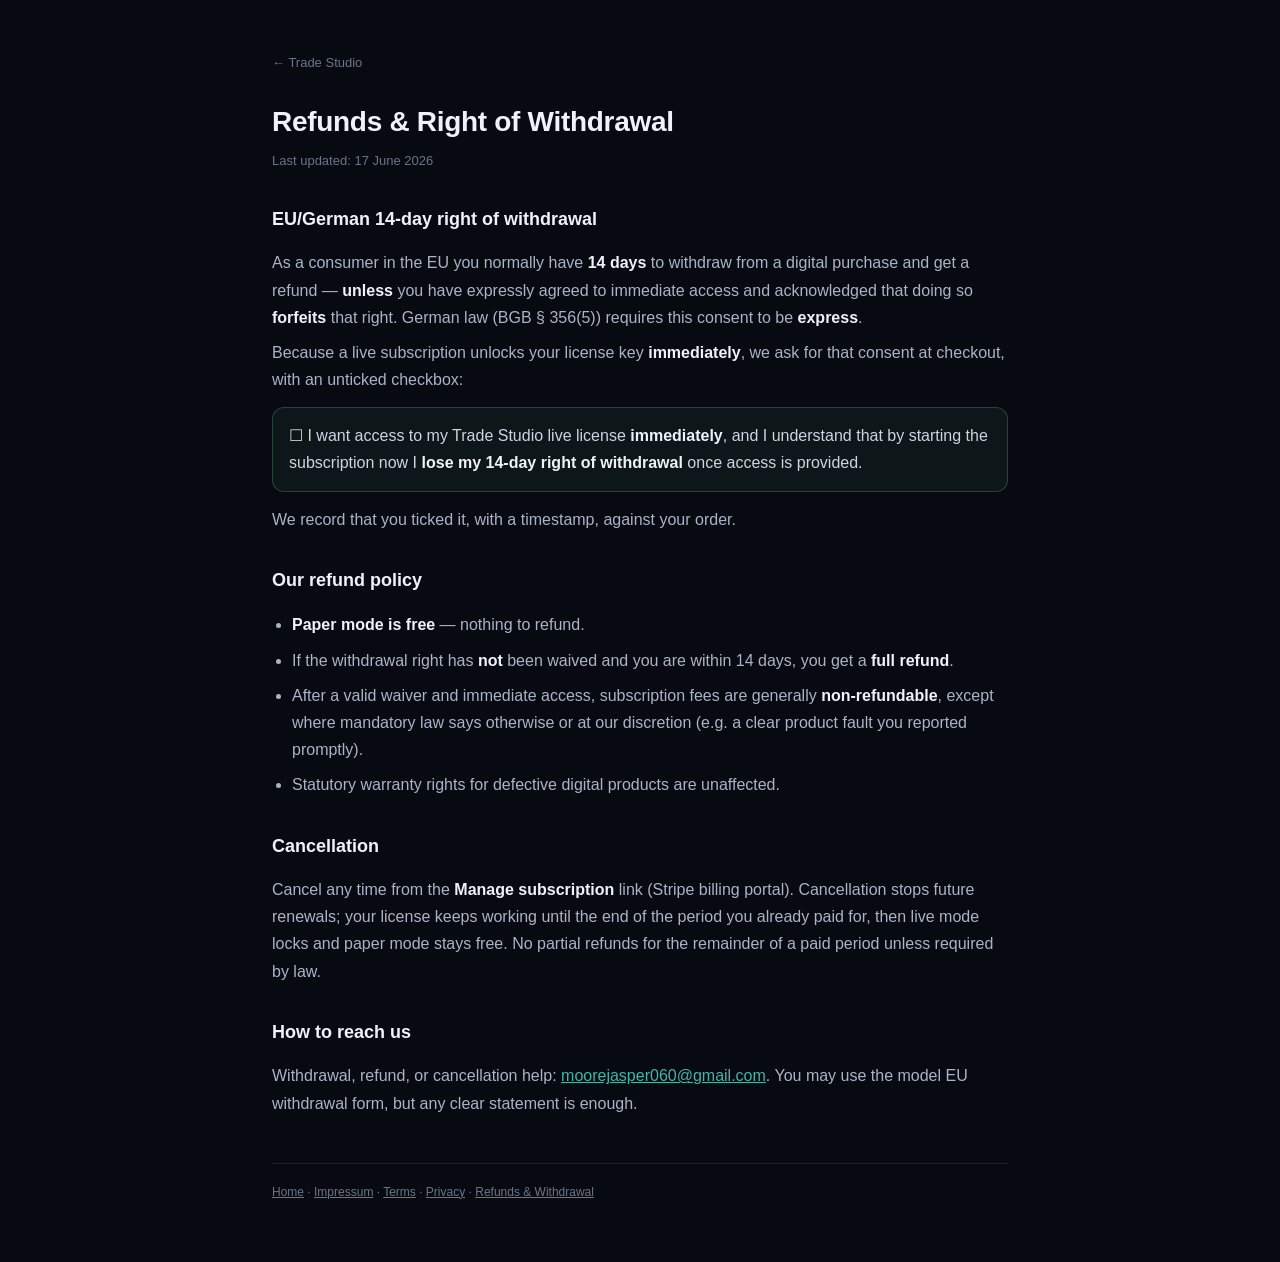
<file: refund.html>
<!DOCTYPE html>
<html lang="en">
<head>
<meta charset="utf-8">
<meta name="viewport" content="width=device-width, initial-scale=1">
<link rel="icon" type="image/png" href="assets/icon.png">
<title>Refunds &amp; Right of Withdrawal — Trade Studio</title>
<style>
  :root{--bg:#080a12;--tx:#eef2fb;--mut:#aab3c7;--faint:#6b7488;--purple:#3fb6a8;--teal:#55b685;--bd:rgba(255,255,255,0.09)}
  *{box-sizing:border-box}
  body{margin:0;background:var(--bg);color:var(--tx);font:16px/1.7 -apple-system,Segoe UI,Roboto,Helvetica,Arial,sans-serif;-webkit-font-smoothing:antialiased}
  .wrap{max-width:780px;margin:0 auto;padding:48px 22px 60px}
  a{color:var(--purple)}
  h1{font-size:28px;font-weight:700;letter-spacing:-0.3px;margin:0}
  h2{font-size:18px;font-weight:600;margin-top:32px;color:var(--tx)}
  p,li{color:var(--mut);margin:8px 0}
  ul{padding-left:20px}
  strong,b{color:var(--tx)}
  .waiver{background:rgba(85,182,133,0.08);border:0.5px solid rgba(85,182,133,0.3);border-radius:12px;padding:14px 16px;color:#cdd4e2;margin:14px 0}
  .back{display:inline-block;margin-bottom:24px;color:var(--faint);font-size:13px;text-decoration:none}
  .back:hover{color:var(--tx)}
  .upd{color:var(--faint);font-size:13px;margin-top:4px}
  footer{border-top:0.5px solid var(--bd);margin-top:46px;padding-top:18px;font-size:12px;color:var(--faint)}
  footer a{color:var(--faint)}
</style>
</head>
<body>
<div class="wrap">
  <a class="back" href="index.html">← Trade Studio</a>
  <h1>Refunds &amp; Right of Withdrawal</h1>
  <p class="upd">Last updated: 17 June 2026</p>

  <h2>EU/German 14-day right of withdrawal</h2>
  <p>As a consumer in the EU you normally have <strong>14 days</strong> to withdraw from a
     digital purchase and get a refund — <strong>unless</strong> you have expressly agreed to
     immediate access and acknowledged that doing so <strong>forfeits</strong> that right.
     German law (BGB § 356(5)) requires this consent to be <strong>express</strong>.</p>
  <p>Because a live subscription unlocks your license key <strong>immediately</strong>, we ask
     for that consent at checkout, with an unticked checkbox:</p>
  <div class="waiver">☐ I want access to my Trade Studio live license <strong>immediately</strong>,
     and I understand that by starting the subscription now I <strong>lose my 14-day right of
     withdrawal</strong> once access is provided.</div>
  <p>We record that you ticked it, with a timestamp, against your order.</p>

  <h2>Our refund policy</h2>
  <ul>
    <li><strong>Paper mode is free</strong> — nothing to refund.</li>
    <li>If the withdrawal right has <strong>not</strong> been waived and you are within 14
        days, you get a <strong>full refund</strong>.</li>
    <li>After a valid waiver and immediate access, subscription fees are generally
        <strong>non-refundable</strong>, except where mandatory law says otherwise or at our
        discretion (e.g. a clear product fault you reported promptly).</li>
    <li>Statutory warranty rights for defective digital products are unaffected.</li>
  </ul>

  <h2>Cancellation</h2>
  <p>Cancel any time from the <strong>Manage subscription</strong> link (Stripe billing
     portal). Cancellation stops future renewals; your license keeps working until the end of
     the period you already paid for, then live mode locks and paper mode stays free. No
     partial refunds for the remainder of a paid period unless required by law.</p>

  <h2>How to reach us</h2>
  <p>Withdrawal, refund, or cancellation help:
     <a href="mailto:moorejasper060@gmail.com">moorejasper060@gmail.com</a>. You may use the
     model EU withdrawal form, but any clear statement is enough.</p>

  <footer>
    <a href="index.html">Home</a> · <a href="impressum.html">Impressum</a> ·
    <a href="terms.html">Terms</a> · <a href="privacy.html">Privacy</a> ·
    <a href="refund.html">Refunds &amp; Withdrawal</a>
  </footer>
</div>
</body>
</html>
</file>
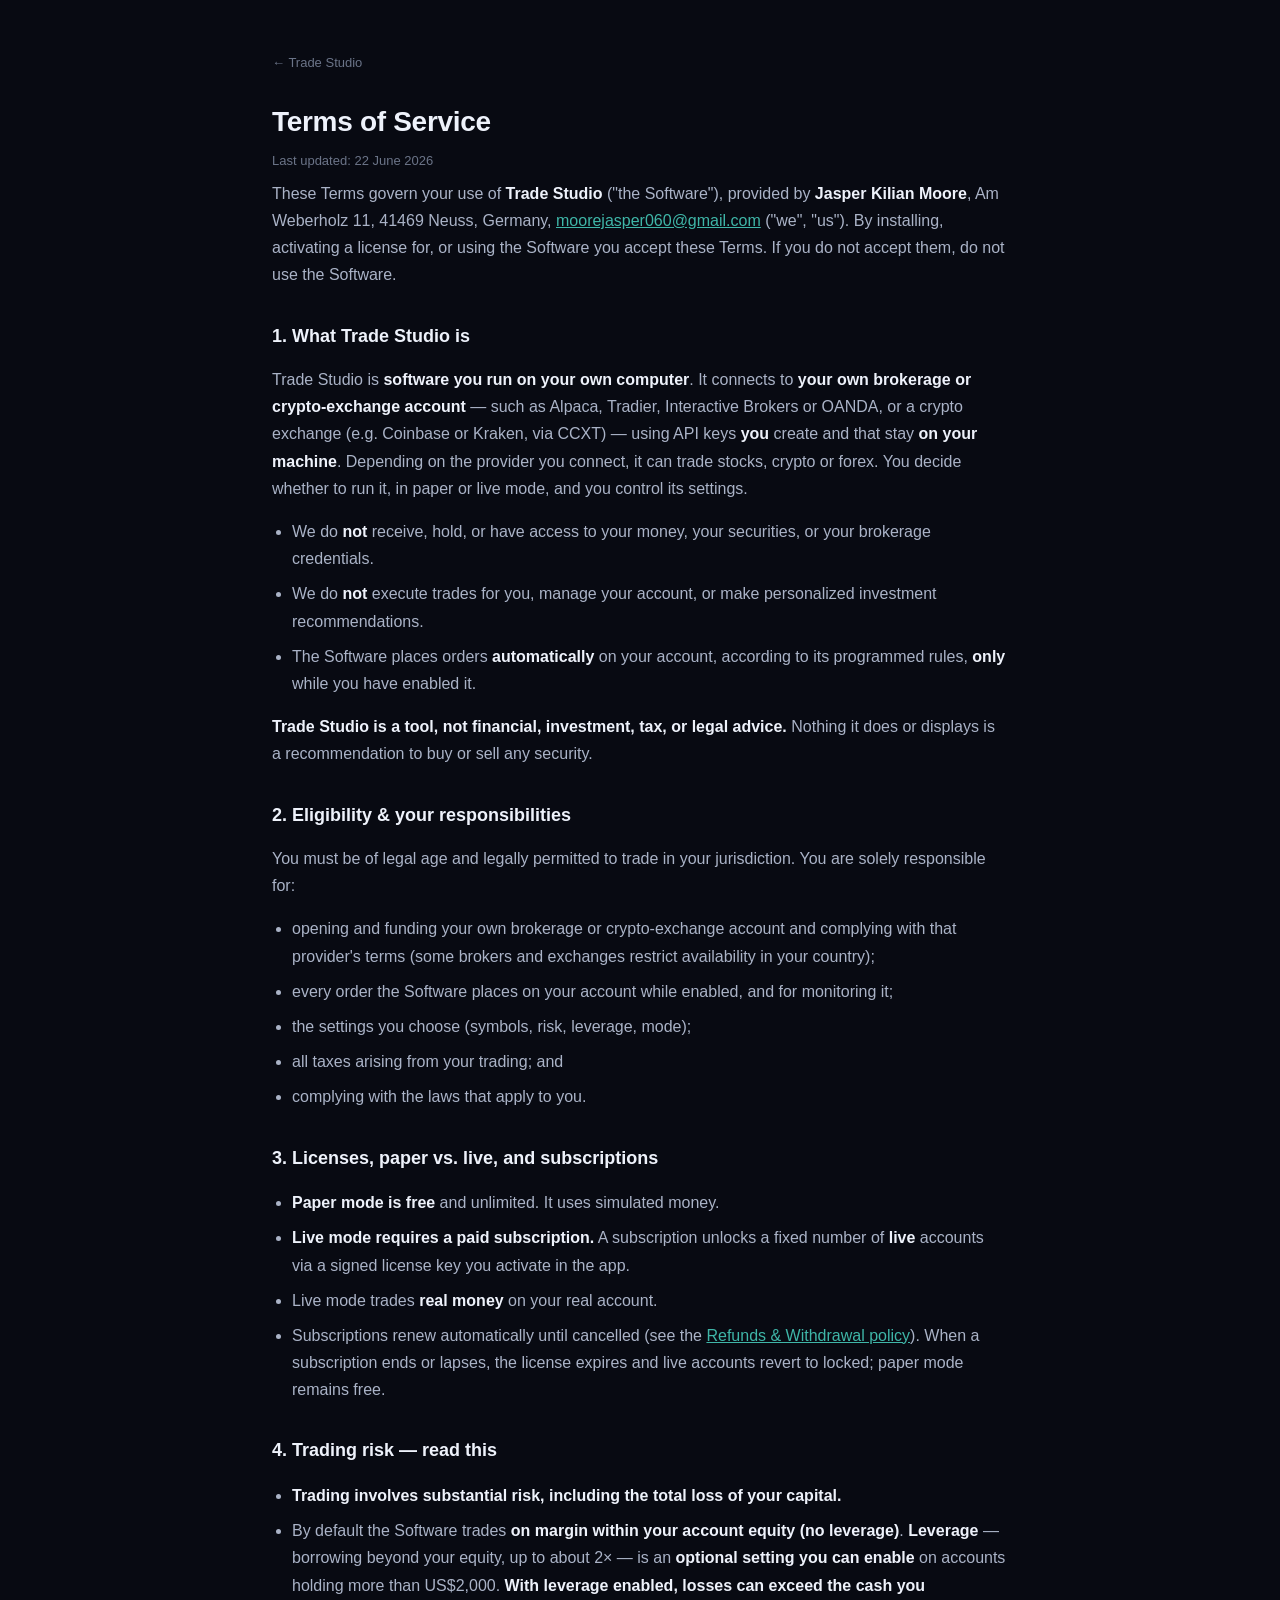
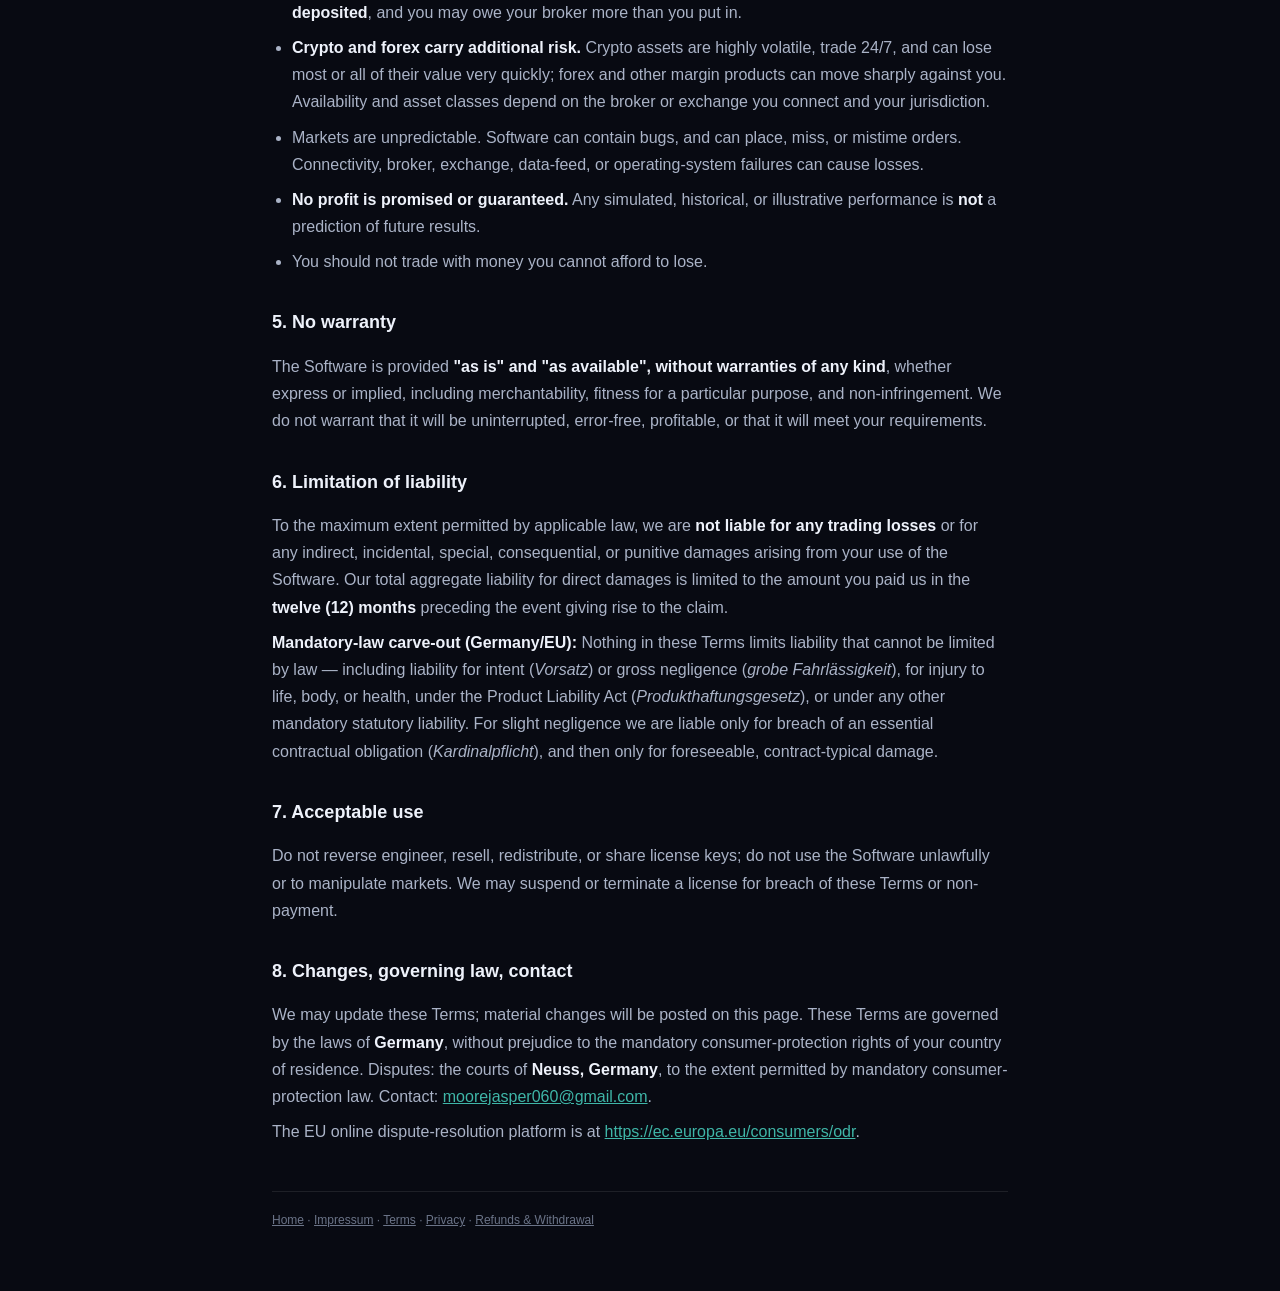
<file: terms.html>
<!DOCTYPE html>
<html lang="en">
<head>
<meta charset="utf-8">
<meta name="viewport" content="width=device-width, initial-scale=1">
<link rel="icon" type="image/png" href="assets/icon.png">
<title>Terms of Service — Trade Studio</title>
<style>
  :root{--bg:#080a12;--tx:#eef2fb;--mut:#aab3c7;--faint:#6b7488;--purple:#3fb6a8;--teal:#55b685;--bd:rgba(255,255,255,0.09)}
  *{box-sizing:border-box}
  body{margin:0;background:var(--bg);color:var(--tx);font:16px/1.7 -apple-system,Segoe UI,Roboto,Helvetica,Arial,sans-serif;-webkit-font-smoothing:antialiased}
  .wrap{max-width:780px;margin:0 auto;padding:48px 22px 60px}
  a{color:var(--purple)}
  h1{font-size:28px;font-weight:700;letter-spacing:-0.3px;margin:0}
  h2{font-size:18px;font-weight:600;margin-top:32px;color:var(--tx)}
  p,li{color:var(--mut);margin:8px 0}
  ul{padding-left:20px}
  strong,b{color:var(--tx)}
  .back{display:inline-block;margin-bottom:24px;color:var(--faint);font-size:13px;text-decoration:none}
  .back:hover{color:var(--tx)}
  .upd{color:var(--faint);font-size:13px;margin-top:4px}
  footer{border-top:0.5px solid var(--bd);margin-top:46px;padding-top:18px;font-size:12px;color:var(--faint)}
  footer a{color:var(--faint)}
</style>
</head>
<body>
<div class="wrap">
  <a class="back" href="index.html">← Trade Studio</a>
  <h1>Terms of Service</h1>
  <p class="upd">Last updated: 22 June 2026</p>

  <p>These Terms govern your use of <strong>Trade Studio</strong> ("the Software"),
     provided by <strong>Jasper Kilian Moore</strong>, Am Weberholz 11, 41469 Neuss,
     Germany, <a href="mailto:moorejasper060@gmail.com">moorejasper060@gmail.com</a>
     ("we", "us"). By installing, activating a license for, or using the Software you
     accept these Terms. If you do not accept them, do not use the Software.</p>

  <h2>1. What Trade Studio is</h2>
  <p>Trade Studio is <strong>software you run on your own computer</strong>. It
     connects to <strong>your own brokerage or crypto-exchange account</strong> — such as
     Alpaca, Tradier, Interactive Brokers or OANDA, or a crypto exchange (e.g. Coinbase or
     Kraken, via CCXT) — using API keys <strong>you</strong> create and that stay
     <strong>on your machine</strong>. Depending on the provider you connect, it can trade
     stocks, crypto or forex. You decide whether to run it, in paper or live mode, and you
     control its settings.</p>
  <ul>
    <li>We do <strong>not</strong> receive, hold, or have access to your money, your
        securities, or your brokerage credentials.</li>
    <li>We do <strong>not</strong> execute trades for you, manage your account, or make
        personalized investment recommendations.</li>
    <li>The Software places orders <strong>automatically</strong> on your account,
        according to its programmed rules, <strong>only</strong> while you have enabled it.</li>
  </ul>
  <p><strong>Trade Studio is a tool, not financial, investment, tax, or legal advice.</strong>
     Nothing it does or displays is a recommendation to buy or sell any security.</p>

  <h2>2. Eligibility &amp; your responsibilities</h2>
  <p>You must be of legal age and legally permitted to trade in your jurisdiction. You
     are solely responsible for:</p>
  <ul>
    <li>opening and funding your own brokerage or crypto-exchange account and complying with
        that provider's terms (some brokers and exchanges restrict availability in your country);</li>
    <li>every order the Software places on your account while enabled, and for monitoring it;</li>
    <li>the settings you choose (symbols, risk, leverage, mode);</li>
    <li>all taxes arising from your trading; and</li>
    <li>complying with the laws that apply to you.</li>
  </ul>

  <h2>3. Licenses, paper vs. live, and subscriptions</h2>
  <ul>
    <li><strong>Paper mode is free</strong> and unlimited. It uses simulated money.</li>
    <li><strong>Live mode requires a paid subscription.</strong> A subscription unlocks a
        fixed number of <strong>live</strong> accounts via a signed license key you activate
        in the app.</li>
    <li>Live mode trades <strong>real money</strong> on your real account.</li>
    <li>Subscriptions renew automatically until cancelled (see the
        <a href="refund.html">Refunds &amp; Withdrawal policy</a>). When a subscription ends
        or lapses, the license expires and live accounts revert to locked; paper mode remains free.</li>
  </ul>

  <h2>4. Trading risk — read this</h2>
  <ul>
    <li><strong>Trading involves substantial risk, including the total loss of your capital.</strong></li>
    <li>By default the Software trades <strong>on margin within your account equity (no leverage)</strong>.
        <strong>Leverage</strong> — borrowing beyond your equity, up to about 2× — is an
        <strong>optional setting you can enable</strong> on accounts holding more than
        US$2,000. <strong>With leverage enabled, losses can exceed the cash you deposited</strong>,
        and you may owe your broker more than you put in.</li>
    <li><strong>Crypto and forex carry additional risk.</strong> Crypto assets are highly
        volatile, trade 24/7, and can lose most or all of their value very quickly; forex and
        other margin products can move sharply against you. Availability and asset classes
        depend on the broker or exchange you connect and your jurisdiction.</li>
    <li>Markets are unpredictable. Software can contain bugs, and can place, miss, or mistime
        orders. Connectivity, broker, exchange, data-feed, or operating-system failures can
        cause losses.</li>
    <li><strong>No profit is promised or guaranteed.</strong> Any simulated, historical, or
        illustrative performance is <strong>not</strong> a prediction of future results.</li>
    <li>You should not trade with money you cannot afford to lose.</li>
  </ul>

  <h2>5. No warranty</h2>
  <p>The Software is provided <strong>"as is" and "as available", without warranties of any
     kind</strong>, whether express or implied, including merchantability, fitness for a
     particular purpose, and non-infringement. We do not warrant that it will be
     uninterrupted, error-free, profitable, or that it will meet your requirements.</p>

  <h2>6. Limitation of liability</h2>
  <p>To the maximum extent permitted by applicable law, we are <strong>not liable for any
     trading losses</strong> or for any indirect, incidental, special, consequential, or
     punitive damages arising from your use of the Software. Our total aggregate liability
     for direct damages is limited to the amount you paid us in the <strong>twelve (12)
     months</strong> preceding the event giving rise to the claim.</p>
  <p><strong>Mandatory-law carve-out (Germany/EU):</strong> Nothing in these Terms limits
     liability that cannot be limited by law — including liability for intent
     (<em>Vorsatz</em>) or gross negligence (<em>grobe Fahrlässigkeit</em>), for injury to
     life, body, or health, under the Product Liability Act
     (<em>Produkthaftungsgesetz</em>), or under any other mandatory statutory liability. For
     slight negligence we are liable only for breach of an essential contractual obligation
     (<em>Kardinalpflicht</em>), and then only for foreseeable, contract-typical damage.</p>

  <h2>7. Acceptable use</h2>
  <p>Do not reverse engineer, resell, redistribute, or share license keys; do not use the
     Software unlawfully or to manipulate markets. We may suspend or terminate a license for
     breach of these Terms or non-payment.</p>

  <h2>8. Changes, governing law, contact</h2>
  <p>We may update these Terms; material changes will be posted on this page. These Terms are
     governed by the laws of <strong>Germany</strong>, without prejudice to the mandatory
     consumer-protection rights of your country of residence. Disputes: the courts of
     <strong>Neuss, Germany</strong>, to the extent permitted by mandatory consumer-protection
     law. Contact: <a href="mailto:moorejasper060@gmail.com">moorejasper060@gmail.com</a>.</p>
  <p>The EU online dispute-resolution platform is at
     <a href="https://ec.europa.eu/consumers/odr" target="_blank" rel="noopener">https://ec.europa.eu/consumers/odr</a>.</p>

  <footer>
    <a href="index.html">Home</a> · <a href="impressum.html">Impressum</a> ·
    <a href="terms.html">Terms</a> · <a href="privacy.html">Privacy</a> ·
    <a href="refund.html">Refunds &amp; Withdrawal</a>
  </footer>
</div>
</body>
</html>
</file>
<file: site.css>
/* Trade Studio — Night Orbit production site */
:root {
  --mint: #55b685;
  --pale: #c9ffd7;
  --black: #081015;
  --dock-h: 0px;
  --nav-h: 72px;
}

* { box-sizing: border-box; }
html { scroll-behavior: smooth; scroll-padding-top: 150px; }
body {
  margin: 0;
  background: var(--bg);
  color: var(--ink);
  font-family: Inter, -apple-system, BlinkMacSystemFont, "Segoe UI", sans-serif;
  -webkit-font-smoothing: antialiased;
  transition: background .4s ease, color .4s ease;
}
a { color: inherit; text-decoration: none; }
button, input, textarea { font: inherit; }
img { max-width: 100%; }


.scroll-meter { position: fixed; z-index: 1600; top: var(--dock-h); left: 0; right: 0; height: 2px; pointer-events: none; }
.scroll-meter span { display: block; width: 100%; height: 100%; background: var(--accent); transform: scaleX(0); transform-origin: left; }
.site-shell { padding-top: var(--dock-h); overflow: clip; }
.site-nav {
  position: sticky;
  z-index: 1000;
  top: var(--dock-h);
  height: var(--nav-h);
  display: flex;
  align-items: center;
  justify-content: space-between;
  gap: 28px;
  padding: 0 4vw;
  background: color-mix(in srgb, var(--bg) 88%, transparent);
  border-bottom: 1px solid var(--line);
  backdrop-filter: blur(18px);
}
.site-brand { display: flex; align-items: center; gap: 10px; font-weight: 850; }
.site-brand img { width: 34px; height: 34px; border-radius: 9px; }
.nav-links { display: flex; gap: 24px; }
.nav-links a { position: relative; color: var(--muted); font-size: 9px; font-weight: 850; text-transform: uppercase; letter-spacing: .12em; }
.nav-links a::after { content: ""; position: absolute; left: 0; right: 100%; bottom: -9px; height: 1px; background: var(--accent); transition: right .25s ease; }
.nav-links a:hover, .nav-links a.active { color: var(--ink); }
.nav-links a:hover::after, .nav-links a.active::after { right: 0; }
.nav-get { font-size: 9px; font-weight: 900; text-transform: uppercase; letter-spacing: .12em; }
.nav-get span { display: inline-block; margin-left: 8px; color: var(--accent); font-size: 16px; animation: nudge 1.8s ease-in-out infinite; }

.hero { position: relative; min-height: calc(100svh - var(--dock-h) - var(--nav-h)); border-bottom: 1px solid var(--line); }
.hero-art { overflow: hidden; }
.hero-art picture, .visual-chapter > picture, .product-notes figure picture, .community figure picture { display: block; width: 100%; height: 100%; }
.hero-art img, .visual-chapter > picture > img { width: 100%; height: 100%; object-fit: cover; display: block; will-change: transform; transform: translate3d(0, var(--art-shift, 0), 0) scale(1.045); }
.hero-copy { position: relative; z-index: 3; }
.overline, .section-label { margin: 0; color: var(--accent); font-size: 9px; font-weight: 900; text-transform: uppercase; letter-spacing: .17em; }
.hero h1, .section-heading h2, .mobile h2, .community h2, .download h2 {
  margin: 22px 0;
  font-family: var(--display);
  font-size: clamp(58px, 7.3vw, 116px);
  font-weight: var(--display-weight);
  letter-spacing: -.065em;
  line-height: .9;
}
.hero-lede { max-width: 620px; color: var(--muted); font-size: clamp(15px, 1.3vw, 19px); line-height: 1.7; }
.hero-actions { display: flex; flex-wrap: wrap; gap: 10px; margin-top: 28px; }
.button {
  display: inline-flex;
  min-height: 48px;
  align-items: center;
  justify-content: center;
  padding: 0 19px;
  border: 1px solid var(--line);
  border-radius: var(--radius-sm);
  color: var(--ink);
  font-size: 9px;
  font-weight: 900;
  text-transform: uppercase;
  letter-spacing: .11em;
  transition: .25s ease;
}
.button.primary { background: var(--accent); border-color: var(--accent); color: var(--button-ink); }
.button.secondary { background: var(--surface); }
.button.discord { background: #5865f2; border-color: #5865f2; color: white; }
.button:hover { transform: translateY(-4px); box-shadow: 0 18px 46px var(--shadow); }
.fine { color: var(--faint); font-size: 9px; line-height: 1.6; }
.hero-stats { position: relative; z-index: 3; display: grid; grid-template-columns: repeat(3, 1fr); }
.hero-stats > div { display: grid; gap: 5px; padding: 20px; border-top: 1px solid var(--line); border-right: 1px solid var(--line); }
.hero-stats > div:last-child { border-right: 0; }
.hero-stats b { font-family: var(--display); font-size: 28px; }
.hero-stats span { color: var(--faint); font-size: 8px; text-transform: uppercase; letter-spacing: .11em; }

.release-strip { display: grid; grid-template-columns: auto 1fr auto; gap: 20px; align-items: center; padding: 17px 5vw; background: var(--soft); border-bottom: 1px solid var(--line); }
.release-strip > span { padding: 6px 10px; border-radius: 99px; background: var(--accent); color: var(--button-ink); font-size: 8px; font-weight: 900; text-transform: uppercase; letter-spacing: .1em; }
.release-strip p { margin: 0; color: var(--muted); font-size: 11px; }
.release-strip p b { color: var(--ink); }
.release-strip a { color: var(--accent); font-size: 9px; font-weight: 900; text-transform: uppercase; letter-spacing: .1em; }

.section { position: relative; padding: 120px 6vw; border-bottom: 1px solid var(--line); }
.section-heading { max-width: 1000px; margin-bottom: 60px; }
.section-heading h2 { font-size: clamp(48px, 6vw, 92px); }
.section-heading > p:last-child { max-width: 660px; color: var(--muted); font-size: 14px; line-height: 1.75; }
.contents-grid, .principle-grid, .product-notes, .broker-list, .price-list, .support-list { display: grid; gap: 14px; }
.contents-grid { grid-template-columns: repeat(4, 1fr); margin-top: 30px; }
.contents-grid a { min-height: 230px; display: flex; flex-direction: column; padding: 26px; background: var(--surface); border: 1px solid var(--line); border-radius: var(--radius); transition: .3s ease; }
.contents-grid a:hover { transform: translateY(-7px); border-color: var(--accent); }
.contents-grid span { color: var(--accent); font-size: 9px; font-weight: 900; }
.contents-grid b { margin-top: auto; font-family: var(--display); font-size: 25px; line-height: 1.05; }
.contents-grid small { margin-top: 12px; color: var(--muted); font-size: 10px; line-height: 1.5; }

.product { display: grid; grid-template-columns: .7fr 1.3fr; gap: 35px 7vw; }
.product .section-heading { grid-column: 1; }
.dashboard-frame { grid-column: 1 / 3; margin: 0; overflow: hidden; border: 1px solid var(--line); border-radius: var(--radius); background: var(--frame); box-shadow: 0 45px 110px var(--shadow); }
.dashboard-frame figcaption { height: 44px; display: flex; align-items: center; gap: 6px; padding: 0 14px; border-bottom: 1px solid var(--line); color: var(--faint); }
.dashboard-frame figcaption > span { width: 7px; height: 7px; border-radius: 50%; background: var(--dot); }
.dashboard-frame figcaption b { margin-left: 8px; font-size: 8px; letter-spacing: .1em; }
.dashboard-frame figcaption small { margin-left: auto; color: var(--accent); font-size: 8px; }
.dashboard-frame picture { display: block; width: 100%; }
.dashboard-frame img { display: block; width: 100%; height: auto; transition: transform .8s ease, filter .8s ease; }
.dashboard-frame:hover img { transform: scale(1.012); filter: brightness(1.04); }
.product-notes { grid-column: 1 / 3; grid-template-columns: 1fr 1fr 1.15fr; }
.product-notes article, .product-notes figure { min-height: 320px; margin: 0; padding: 28px; border: 1px solid var(--line); border-radius: var(--radius); background: var(--surface); }
.product-notes article span, .strategy-stack article > span, .broker-list small, .mode-pair article > span, .price-list article > span, .support-list article > span { color: var(--accent); font-size: 8px; font-weight: 900; text-transform: uppercase; letter-spacing: .13em; }
.product-notes h3, .step-list h3, .principle-grid h3, .strategy-stack h3, .broker-list h3, .mode-pair h3, .price-list h3, .support-list h3, .install-card h3 { margin: 20px 0 11px; font-family: var(--display); font-size: 26px; line-height: 1.04; }
.product-notes p, .step-list p, .principle-grid p, .strategy-stack p, .broker-list p, .mode-pair p, .price-list p, .support-list p { color: var(--muted); font-size: 12px; line-height: 1.7; }
.product-notes figure { position: relative; padding: 0; overflow: hidden; }
.product-notes figure picture img { width: 100%; height: 100%; object-fit: cover; }
.product-notes figure figcaption { position: absolute; left: 14px; right: 14px; bottom: 14px; padding: 12px; background: color-mix(in srgb, var(--surface) 84%, transparent); color: var(--muted); font-size: 9px; backdrop-filter: blur(10px); }

.step-list { margin: 0; padding: 0; list-style: none; border-top: 1px solid var(--line); }
.step-list li { display: grid; grid-template-columns: .25fr 1.75fr; gap: 5vw; padding: 25px 0; border-bottom: 1px solid var(--line); }
.step-list li > span { color: var(--accent); font: 700 34px var(--display); }
.step-list h3 { margin-top: 4px; font-size: 31px; }
.step-list p { max-width: 650px; }
.principle-grid { grid-template-columns: repeat(3, 1fr); }
.principle-grid article { min-height: 250px; padding: 26px; border: 1px solid var(--line); border-radius: var(--radius); background: var(--surface); transition: .3s ease; }
.principle-grid article:hover { transform: translateY(-6px); border-color: var(--accent); }
.principle-grid i { width: 40px; height: 40px; display: grid; place-items: center; border-radius: 50%; background: var(--soft); color: var(--accent); font-style: normal; font-size: 18px; }

.strategy-stack { display: grid; grid-template-columns: repeat(3, 1fr); gap: 0; }
.strategy-stack article { min-height: 390px; display: flex; flex-direction: column; padding: 34px; border: 1px solid var(--line); border-right: 0; background: var(--surface); transition: .35s ease; }
.strategy-stack article:last-child { border-right: 1px solid var(--line); }
.strategy-stack article:hover { transform: translateY(-8px); border-color: var(--accent); }
.strategy-stack h3 { margin-top: auto; font-size: 43px; }
.strategy-stack small { margin-top: 25px; padding-top: 20px; border-top: 1px solid var(--line); color: var(--faint); font-size: 9px; text-transform: uppercase; letter-spacing: .1em; }

.visual-chapter { position: relative; height: 66vw; min-height: 620px; max-height: 960px; overflow: hidden; }
.visual-chapter::after { content: ""; position: absolute; inset: 0; background: linear-gradient(180deg, transparent 50%, rgba(4, 8, 8, .72)); }
.visual-chapter p { position: absolute; z-index: 2; left: 5vw; right: 5vw; bottom: 45px; display: flex; align-items: end; gap: 14px; margin: 0; color: white; }
.visual-chapter p > span { color: var(--pale); font-size: 11px; font-weight: 900; }
.visual-chapter p b { font: var(--display-weight) clamp(35px, 5vw, 75px) var(--display); letter-spacing: -.05em; }
.visual-chapter p small { margin-left: auto; color: #c1cbc5; font-size: 9px; text-transform: uppercase; letter-spacing: .12em; }

.mobile { display: grid; grid-template-columns: .8fr 1.2fr; gap: 8vw; align-items: center; overflow: hidden; background: var(--soft); }
.mobile h2, .community h2, .download h2 { font-size: clamp(50px, 5.8vw, 92px); }
.mobile-copy > p:not(.section-label) { color: var(--muted); line-height: 1.7; }
.mobile-points { margin: 28px 0; border-top: 1px solid var(--line); }
.mobile-points p { display: grid; grid-template-columns: .45fr 1fr; gap: 14px; margin: 0; padding: 14px 0; border-bottom: 1px solid var(--line); }
.mobile-points b { font-size: 11px; }
.mobile-points span { color: var(--muted); font-size: 11px; line-height: 1.55; }
.mobile-copy > small { color: var(--faint); font-size: 9px; line-height: 1.55; }
.phone-gallery { position: relative; height: 700px; }
.phone-gallery figure { position: absolute; margin: 0; }
.phone-gallery figure:first-child { left: 0; top: 70px; transform: rotate(-5deg); animation: phoneA 6s ease-in-out infinite; }
.phone-gallery figure:last-child { right: 0; top: 0; transform: rotate(4deg); animation: phoneB 6.5s ease-in-out infinite; }
.phone-gallery img { display: block; max-height: 600px; width: auto; border-radius: 33px; box-shadow: 0 40px 90px var(--shadow); }
.phone-gallery figcaption { margin-top: 8px; color: var(--faint); font-size: 8px; text-align: center; text-transform: uppercase; letter-spacing: .12em; }

.broker-list { grid-template-columns: repeat(4, 1fr); }
.broker-list article { min-height: 235px; padding: 26px; border: 1px solid var(--line); border-radius: var(--radius); background: var(--surface); transition: .3s ease; }
.broker-list article:hover { transform: translateY(-6px); border-color: var(--accent); }
.broker-list article > span { color: var(--faint); font-size: 9px; }
.broker-list article:first-child { background: var(--soft); border-color: var(--accent); }
.broker-note { margin-top: 17px; color: var(--faint); font-size: 9px; }

.community { display: grid; grid-template-columns: .8fr 1.2fr; gap: 7vw; align-items: center; }
.community > div > p:not(.section-label) { max-width: 600px; color: var(--muted); line-height: 1.7; }
.community figure { position: relative; height: 520px; margin: 0; overflow: hidden; border-radius: var(--radius); }
.community figure picture img { width: 100%; height: 100%; object-fit: cover; }
.community figcaption { position: absolute; left: 18px; right: 18px; bottom: 18px; display: flex; justify-content: space-between; gap: 8px; }
.community figcaption span { padding: 8px 11px; border-radius: 99px; background: rgba(8, 16, 13, .82); color: white; font-size: 8px; text-transform: uppercase; letter-spacing: .1em; backdrop-filter: blur(8px); }

.mode-pair { display: grid; grid-template-columns: 1fr 1fr; }
.mode-pair article { min-height: 330px; padding: 35px; border: 1px solid var(--line); background: var(--surface); }
.mode-pair article:first-child { background: var(--soft); }
.mode-pair h3 { font-size: 38px; }
.price-list { grid-template-columns: repeat(3, 1fr); }
.price-list article { min-height: 410px; display: flex; flex-direction: column; padding: 30px; border: 1px solid var(--line); border-radius: var(--radius); background: var(--surface); transition: .3s ease; }
.price-list article:hover { transform: translateY(-7px); }
.price-list article.popular { background: var(--price-hot); border-color: var(--accent); transform: translateY(-13px); }
.price-list article.popular:hover { transform: translateY(-20px); }
.price-list h3 { font-size: 34px; }
.price-list article > b { font: var(--display-weight) 50px var(--display); letter-spacing: -.055em; }
.price-list article > b s { color: var(--faint); font-size: 19px; font-weight: 500; }
.price-list article > b small { margin-left: 4px; color: var(--muted); font: 500 12px Inter, sans-serif; }
.price-list button { margin-top: auto; padding: 13px; border: 1px solid var(--line); border-radius: var(--radius-sm); background: transparent; color: var(--muted); font-size: 9px; font-weight: 900; text-transform: uppercase; letter-spacing: .1em; }
.comparison { margin-top: 70px; }
.comparison > header { display: flex; align-items: end; justify-content: space-between; gap: 25px; padding: 30px 0 23px; border-top: 1px solid var(--line); }
.comparison h3 { margin: 0; font: var(--display-weight) 30px var(--display); }
.comparison header p { max-width: 480px; color: var(--faint); font-size: 9px; line-height: 1.6; }
.table-scroll { overflow-x: auto; border: 1px solid var(--line); border-radius: var(--radius); }
table { width: 100%; min-width: 790px; border-collapse: collapse; background: var(--surface); font-size: 11px; }
th, td { padding: 14px 17px; border-bottom: 1px solid var(--line); text-align: center; }
th:first-child { width: 42%; text-align: left; }
thead th { color: var(--ink); font-size: 10px; text-transform: uppercase; letter-spacing: .07em; }
thead small { display: block; margin-top: 5px; color: var(--faint); font-size: 8px; text-transform: none; letter-spacing: 0; }
tbody th { color: var(--muted); font-weight: 650; }
tbody td { color: var(--accent); font-weight: 800; }
tbody td:nth-child(3), thead th:nth-child(3) { background: var(--table-hot); }

.faq-list { max-width: 1080px; margin-left: auto; }
.faq-list details { border-top: 1px solid var(--line); }
.faq-list details:last-child { border-bottom: 1px solid var(--line); }
.faq-list summary { position: relative; padding: 24px 50px 24px 0; list-style: none; cursor: pointer; font: var(--display-weight) 23px var(--display); }
.faq-list summary::-webkit-details-marker { display: none; }
.faq-list summary::after { content: "+"; position: absolute; right: 5px; top: 20px; color: var(--accent); font: 400 24px Inter; transition: transform .25s ease; }
.faq-list details[open] summary::after { transform: rotate(45deg); }
.faq-list details p { max-width: 800px; margin: 0; padding: 0 40px 25px 0; color: var(--muted); font-size: 13px; line-height: 1.7; }
.faq-list code { color: var(--accent); font: 11px ui-monospace, SFMono-Regular, Menlo, monospace; }

.support-list { grid-template-columns: repeat(3, 1fr); }
.support-list article { min-height: 400px; display: flex; flex-direction: column; padding: 28px; border: 1px solid var(--line); border-radius: var(--radius); background: var(--surface); }
.support-list .button { margin-top: auto; }
.support-list form { display: grid; gap: 9px; margin-top: 18px; }
.support-list textarea, .support-list input { width: 100%; padding: 11px 12px; border: 1px solid var(--line); border-radius: var(--radius-sm); background: var(--input); color: var(--ink); resize: vertical; }
.support-list form button { padding: 12px; border: 0; border-radius: var(--radius-sm); background: var(--accent); color: var(--button-ink); font-size: 9px; font-weight: 900; text-transform: uppercase; letter-spacing: .1em; cursor: pointer; }
.support-list form small { min-height: 14px; color: var(--accent); font-size: 9px; }

.download { display: grid; grid-template-columns: 1fr 1fr; gap: 8vw; background: var(--soft); }
.download-intro > p:not(.section-label, .fine) { color: var(--muted); line-height: 1.7; }
.install-card { padding: 36px; border: 1px solid var(--line); border-radius: var(--radius); background: var(--surface); }
.install-card h3 { font-size: 33px; }
.install-card ol { padding-left: 20px; color: var(--muted); font-size: 12px; line-height: 1.85; }
.command { display: flex; gap: 10px; align-items: center; margin: 18px 0; padding: 10px 11px; border: 1px solid var(--line); border-radius: var(--radius-sm); background: var(--frame); }
.command code { overflow-x: auto; color: var(--accent); font: 10px ui-monospace, SFMono-Regular, Menlo, monospace; white-space: nowrap; }
.command button { margin-left: auto; padding: 7px 9px; border: 0; border-radius: 5px; background: var(--accent); color: var(--button-ink); font-size: 8px; font-weight: 900; text-transform: uppercase; }
.install-card > small { color: var(--faint); font-size: 9px; line-height: 1.6; }

footer { padding: 70px 5vw 28px; background: var(--footer); color: var(--footer-ink); }
.risk { display: grid; grid-template-columns: .3fr 1.7fr; gap: 5vw; padding-bottom: 52px; border-bottom: 1px solid var(--footer-line); }
.risk b { font: var(--display-weight) 24px var(--display); }
.risk p { margin: 0; color: var(--footer-muted); font-size: 11px; line-height: 1.7; }
.footer-row { display: grid; grid-template-columns: auto 1fr auto; align-items: center; gap: 30px; padding: 30px 0; }
.footer-row > span { color: var(--footer-muted); font-size: 8px; text-align: center; text-transform: uppercase; letter-spacing: .1em; }
.footer-row nav { display: flex; gap: 13px; }
.footer-row nav a { color: var(--footer-muted); font-size: 8px; text-transform: uppercase; letter-spacing: .1em; }


/* NIGHT ORBIT */
body[data-concept="nightorbit"] {
  --bg: #050807;
  --surface: #0d1310;
  --soft: #111c16;
  --ink: #f0f7f2;
  --muted: #9ba9a0;
  --faint: #78867e;
  --accent: #82dda9;
  --button-ink: #06110b;
  --line: #27342d;
  --shadow: rgba(0, 0, 0, .62);
  --display: Arial, Helvetica, sans-serif;
  --display-weight: 780;
  --radius: 30px;
  --radius-sm: 999px;
  --frame: #030504;
  --dot: #39463f;
  --price-hot: #14281d;
  --table-hot: rgba(130, 221, 169, .08);
  --input: #080c0a;
  --footer: #030504;
  --footer-ink: #f1f8f3;
  --footer-muted: #6f7c74;
  --footer-line: #29352e;
}
.nightorbit .site-nav { height: 62px; margin: 12px 3vw 0; padding: 0 22px; top: calc(var(--dock-h) + 8px); border: 1px solid var(--line); border-radius: 999px; background: rgba(5, 8, 7, .83); }
.nightorbit .hero { min-height: 940px; padding: 80px 5vw 50px; }
.nightorbit .hero::before { content: ""; position: absolute; z-index: 1; left: 1.5vw; top: 6vw; width: 55vw; height: 55vw; border: 1px solid rgba(130, 221, 169, .18); border-radius: 50%; box-shadow: inset 0 0 0 5vw rgba(130, 221, 169, .015); animation: orbitSpin 22s linear infinite; }
.nightorbit .art-main { position: absolute; left: 5vw; top: 105px; width: min(720px, 49vw); aspect-ratio: 1; border: 1px solid #314238; border-radius: 50%; box-shadow: 0 55px 130px #000; }
.nightorbit .art-main img { border-radius: 50%; animation: cinemaBreath 14s ease-in-out infinite alternate; }
.nightorbit .art-detail { position: absolute; z-index: 4; left: 40vw; top: 175px; width: min(210px, 16vw); aspect-ratio: 1; border: 7px solid var(--bg); border-radius: 50%; box-shadow: 0 25px 80px #000; animation: orbitFloat 6s ease-in-out infinite; }
.nightorbit .art-detail img { border-radius: 50%; }
.nightorbit .hero-copy { margin-left: 52vw; padding-top: 110px; }
.nightorbit .hero h1 { max-width: 690px; font-size: clamp(52px, 5.2vw, 88px); }
.nightorbit .hero-stats { position: absolute; left: 55vw; right: 5vw; bottom: 45px; }
.nightorbit .release-strip { margin: 20px 3vw 0; border: 1px solid var(--line); border-radius: 22px; }
.nightorbit .section { margin: 0 2.5vw; padding-left: 4.5vw; padding-right: 4.5vw; }
.nightorbit .section-heading { max-width: 920px; }
.nightorbit .contents-grid a, .nightorbit .principle-grid article, .nightorbit .broker-list article { border-radius: var(--radius); background: linear-gradient(145deg, #111813, #0a0e0c); }
.nightorbit .product { grid-template-columns: 1fr; }
.nightorbit .product .section-heading, .nightorbit .dashboard-frame, .nightorbit .product-notes { grid-column: 1; }
.nightorbit .dashboard-frame { padding: 8px; border-radius: 34px; }
.nightorbit .dashboard-frame img { border-radius: 23px; }
.nightorbit .step-list { max-width: 1050px; margin: 0 auto; border: 0; }
.nightorbit .step-list li { grid-template-columns: 90px 1fr; margin-bottom: 12px; padding: 27px; border: 1px solid var(--line); border-radius: var(--radius); background: var(--surface); }
.nightorbit .strategy-stack { gap: 14px; }
.nightorbit .strategy-stack article { border-right: 1px solid var(--line); border-radius: var(--radius); background: var(--surface); }
.nightorbit .visual-chapter { margin: 30px 3vw; height: 52vw; border-radius: 50vw 50vw 30px 30px; }
.nightorbit .visual-chapter::after { background: linear-gradient(180deg, transparent 30%, #050807); }
.nightorbit .mobile, .nightorbit .community, .nightorbit .download { margin-top: 40px; margin-bottom: 40px; border-radius: 45px; background: #0c1510; }
.nightorbit .community { padding: 65px; }
.nightorbit .community figure { border-radius: 50%; }
.nightorbit .mode-pair, .nightorbit .price-list, .nightorbit .support-list { gap: 14px; }
.nightorbit .mode-pair article, .nightorbit .price-list article, .nightorbit .support-list article { border-radius: var(--radius); }

/* Motion: content stays readable without JavaScript. */
[data-reveal] { opacity: 1; transform: none; transition: opacity .8s cubic-bezier(.2, .75, .2, 1), transform .8s cubic-bezier(.2, .75, .2, 1); transition-delay: var(--delay, 0ms); }
.motion-ready [data-reveal]:not(.in-view) { opacity: 0; transform: translateY(34px); }
.motion-ready [data-reveal="scale"]:not(.in-view) { transform: translateY(22px) scale(.965); }
.hero-copy > * { opacity: 0; transform: translateY(22px); }
.site-ready .hero-copy > * { animation: heroEnter .72s cubic-bezier(.2, .75, .2, 1) forwards; }
.site-ready .hero-copy > *:nth-child(2) { animation-delay: .08s; }
.site-ready .hero-copy > *:nth-child(3) { animation-delay: .16s; }
.site-ready .hero-copy > *:nth-child(4) { animation-delay: .24s; }
.site-ready .hero-copy > *:nth-child(5) { animation-delay: .32s; }
@keyframes heroEnter { to { opacity: 1; transform: none; } }
@keyframes nudge { 0%, 100% { transform: translate(0, 0); } 50% { transform: translate(4px, 3px); } }
@keyframes phoneA { 0%, 100% { transform: rotate(-5deg) translateY(0); } 50% { transform: rotate(-4deg) translateY(-11px); } }
@keyframes phoneB { 0%, 100% { transform: rotate(4deg) translateY(0); } 50% { transform: rotate(3deg) translateY(-14px); } }
@keyframes cinemaBreath { from { transform: translate3d(0, var(--art-shift, 0), 0) scale(1.045); } to { transform: translate3d(0, var(--art-shift, 0), 0) scale(1.09); } }
@keyframes orbitSpin { to { transform: rotate(360deg); } }
@keyframes orbitFloat { 0%, 100% { transform: translateY(0) rotate(0); } 50% { transform: translateY(-14px) rotate(3deg); } }

@media (max-width: 1120px) {
  .nav-links { gap: 15px; }
  .nav-links a { font-size: 8px; }
  .broker-list { grid-template-columns: repeat(3, 1fr); }
  .nightorbit .hero-copy { margin-left: 50vw; }
}

@media (max-width: 900px) {
  :root { --nav-h: 65px; }
  .site-nav { padding: 0 18px; }
  .nav-links { display: none; }
  .hero h1 { font-size: 61px; }
  .hero-stats { grid-template-columns: 1fr 1fr; }
  .hero-stats > div:last-child { grid-column: 1 / 3; border-top: 0; }
  .release-strip { grid-template-columns: auto 1fr; }
  .release-strip a { grid-column: 2; }
  .section { padding: 85px 22px; }
  .section-heading h2, .mobile h2, .community h2, .download h2 { font-size: 46px; }
  .contents-grid { grid-template-columns: 1fr 1fr; }
  .product { display: block; }
  .product > * { margin-bottom: 30px; }
  .dashboard-frame { overflow-x: auto; }
  .dashboard-frame img { min-width: 820px; }
  .product-notes { grid-template-columns: 1fr; }
  .principle-grid, .price-list, .support-list, .strategy-stack { grid-template-columns: 1fr; }
  .strategy-stack article, .strategy-stack article:last-child { min-height: 280px; border-right: 1px solid var(--line); border-bottom: 0; }
  .strategy-stack article:last-child { border-bottom: 1px solid var(--line); }
  .visual-chapter { min-height: 600px; }
  .mobile, .community, .download { grid-template-columns: 1fr; }
  .phone-gallery { height: 590px; }
  .phone-gallery img { max-height: 520px; }
  .broker-list { grid-template-columns: 1fr 1fr; }
  .mode-pair { grid-template-columns: 1fr; }
  .price-list article.popular { transform: none; }
  .price-list article.popular:hover { transform: translateY(-7px); }
  .comparison > header { display: block; }
  .footer-row { grid-template-columns: 1fr; text-align: center; }
  .footer-row .site-brand { justify-self: center; }
  .footer-row nav { justify-content: center; flex-wrap: wrap; }
  .nightorbit .site-nav { margin-left: 10px; margin-right: 10px; }
  .nightorbit .hero { min-height: 1120px; padding: 70px 22px 50px; }
  .nightorbit .hero::before { left: 5vw; top: 55px; width: 90vw; height: 90vw; }
  .nightorbit .art-main { left: 10vw; top: 75px; width: 80vw; }
  .nightorbit .art-detail { left: auto; right: 7vw; top: 115px; width: 24vw; }
  .nightorbit .hero-copy { margin-left: 0; padding-top: 620px; }
  .nightorbit .hero-stats { left: 22px; right: 22px; bottom: 35px; }
  .nightorbit .section { margin-left: 10px; margin-right: 10px; padding-left: 22px; padding-right: 22px; }
  .nightorbit .community { padding: 60px 25px; }
}

@media (max-width: 720px) {
}

@media (max-width: 520px) {
  .site-brand b { font-size: 13px; }
  .nav-get { width: 35px; height: 35px; display: grid; place-items: center; font-size: 0; }
  .nav-get span { margin: 0; }
  .hero-lede { font-size: 14px; }
  .hero-actions { display: grid; }
  .button { width: 100%; }
  .release-strip { padding: 15px 17px; gap: 10px; }
  .release-strip a { display: none; }
  .contents-grid, .principle-grid, .broker-list { grid-template-columns: 1fr; }
  .contents-grid a { min-height: 190px; }
  .step-list li { grid-template-columns: 55px 1fr; gap: 10px; }
  .step-list li > span { font-size: 25px; }
  .section-heading h2, .mobile h2, .community h2, .download h2 { font-size: 42px; }
  .visual-chapter { height: 730px; }
  .visual-chapter p { display: grid; }
  .visual-chapter p small { margin-left: 0; }
  .mobile-points p { grid-template-columns: 1fr; gap: 5px; }
  .phone-gallery { height: 510px; }
  .phone-gallery img { max-height: 450px; }
  .phone-gallery figure:first-child { left: -10%; }
  .phone-gallery figure:last-child { right: -10%; }
  .community figure { height: 440px; }
  .community figcaption span:last-child { display: none; }
  .table-scroll { margin-right: -22px; }
  .faq-list summary { font-size: 19px; }
  .risk { grid-template-columns: 1fr; }
  .command { align-items: stretch; flex-direction: column; }
  .command button { margin: 0; }
  footer { padding: 55px 22px 25px; }
  .nightorbit .hero { min-height: 1120px; }
  .nightorbit .hero::before { top: 45px; }
  .nightorbit .art-main { top: 65px; }
  .nightorbit .art-detail { top: 90px; width: 28vw; border-width: 5px; }
  .nightorbit .hero-copy { padding-top: 430px; }
  .nightorbit .step-list li { grid-template-columns: 55px 1fr; }
  .nightorbit .visual-chapter, .nightorbit .mobile, .nightorbit .community, .nightorbit .download { border-radius: 28px; }
}

@media (prefers-reduced-motion: reduce) {
  html { scroll-behavior: auto; }
  *, *::before, *::after { animation-duration: .01ms !important; animation-iteration-count: 1 !important; transition-duration: .01ms !important; }
  [data-reveal] { opacity: 1 !important; transform: none !important; }
  .hero-copy > * { opacity: 1; transform: none; }
  .hero-art img, .visual-chapter > picture > img { transform: none !important; }
}


/* Production behavior and accessibility */
:root { color-scheme: dark; }
body { overflow-x: hidden; }
.skip-link {
  position: fixed;
  z-index: 3000;
  left: 14px;
  top: 12px;
  padding: 10px 14px;
  border-radius: 999px;
  background: var(--accent);
  color: var(--button-ink);
  font-size: 12px;
  font-weight: 800;
  transform: translateY(-160%);
  transition: transform .2s ease;
}
.skip-link:focus { transform: translateY(0); }
:focus-visible { outline: 2px solid var(--accent); outline-offset: 4px; }
.sr-only {
  position: absolute !important;
  width: 1px !important;
  height: 1px !important;
  padding: 0 !important;
  margin: -1px !important;
  overflow: hidden !important;
  clip: rect(0, 0, 0, 0) !important;
  white-space: nowrap !important;
  border: 0 !important;
}
.honeypot { position: absolute !important; left: -9999px !important; width: 1px !important; }
.plan-action {
  display: inline-flex;
  min-height: 43px;
  align-items: center;
  justify-content: center;
  margin-top: auto;
  padding: 0 16px;
  border: 1px solid var(--accent);
  border-radius: var(--radius-sm);
  color: var(--accent);
  font-size: 9px;
  font-weight: 900;
  text-transform: uppercase;
  letter-spacing: .1em;
  transition: .25s ease;
}
.plan-action:hover { background: var(--accent); color: var(--button-ink); }
.download { overflow: hidden; }
.download > *, .download-intro, .install-card { min-width: 0; }
.command { max-width: 100%; overflow: hidden; }
.command code { min-width: 0; max-width: 100%; }
.price-list button:disabled { cursor: not-allowed; opacity: .72; }
.support-list form button:disabled { cursor: wait; opacity: .7; }
.mac-modal {
  position: fixed;
  z-index: 2400;
  inset: 0;
  display: grid;
  place-items: center;
  padding: 22px;
  background: rgba(2, 4, 3, .78);
  backdrop-filter: blur(12px);
}
.mac-modal[hidden] { display: none; }
.mac-modal-box {
  position: relative;
  width: min(560px, 100%);
  padding: 38px;
  border: 1px solid var(--line);
  border-radius: 30px;
  background: #0d1310;
  box-shadow: 0 45px 120px #000;
}
.mac-modal-box h2 { margin: 14px 0; font: var(--display-weight) 42px/1 var(--display); letter-spacing: -.05em; }
.mac-modal-box > p:not(.section-label) { color: var(--muted); font-size: 13px; line-height: 1.7; }
.mac-modal-close {
  position: absolute;
  top: 16px;
  right: 18px;
  width: 36px;
  height: 36px;
  border: 1px solid var(--line);
  border-radius: 50%;
  background: transparent;
  color: var(--ink);
  font-size: 24px;
  cursor: pointer;
}
.mac-modal-note { margin-bottom: 24px; }
.mac-modal-ok { width: 100%; border: 0; cursor: pointer; }
body.modal-open { overflow: hidden; }

@media (max-width: 520px) {
  html { scroll-padding-top: 88px; }
  .mac-modal-box { padding: 30px 20px 22px; border-radius: 24px; }
  .mac-modal-box h2 { font-size: 34px; }
  .nightorbit .hero h1 { font-size: 47px; }
}
</file>
